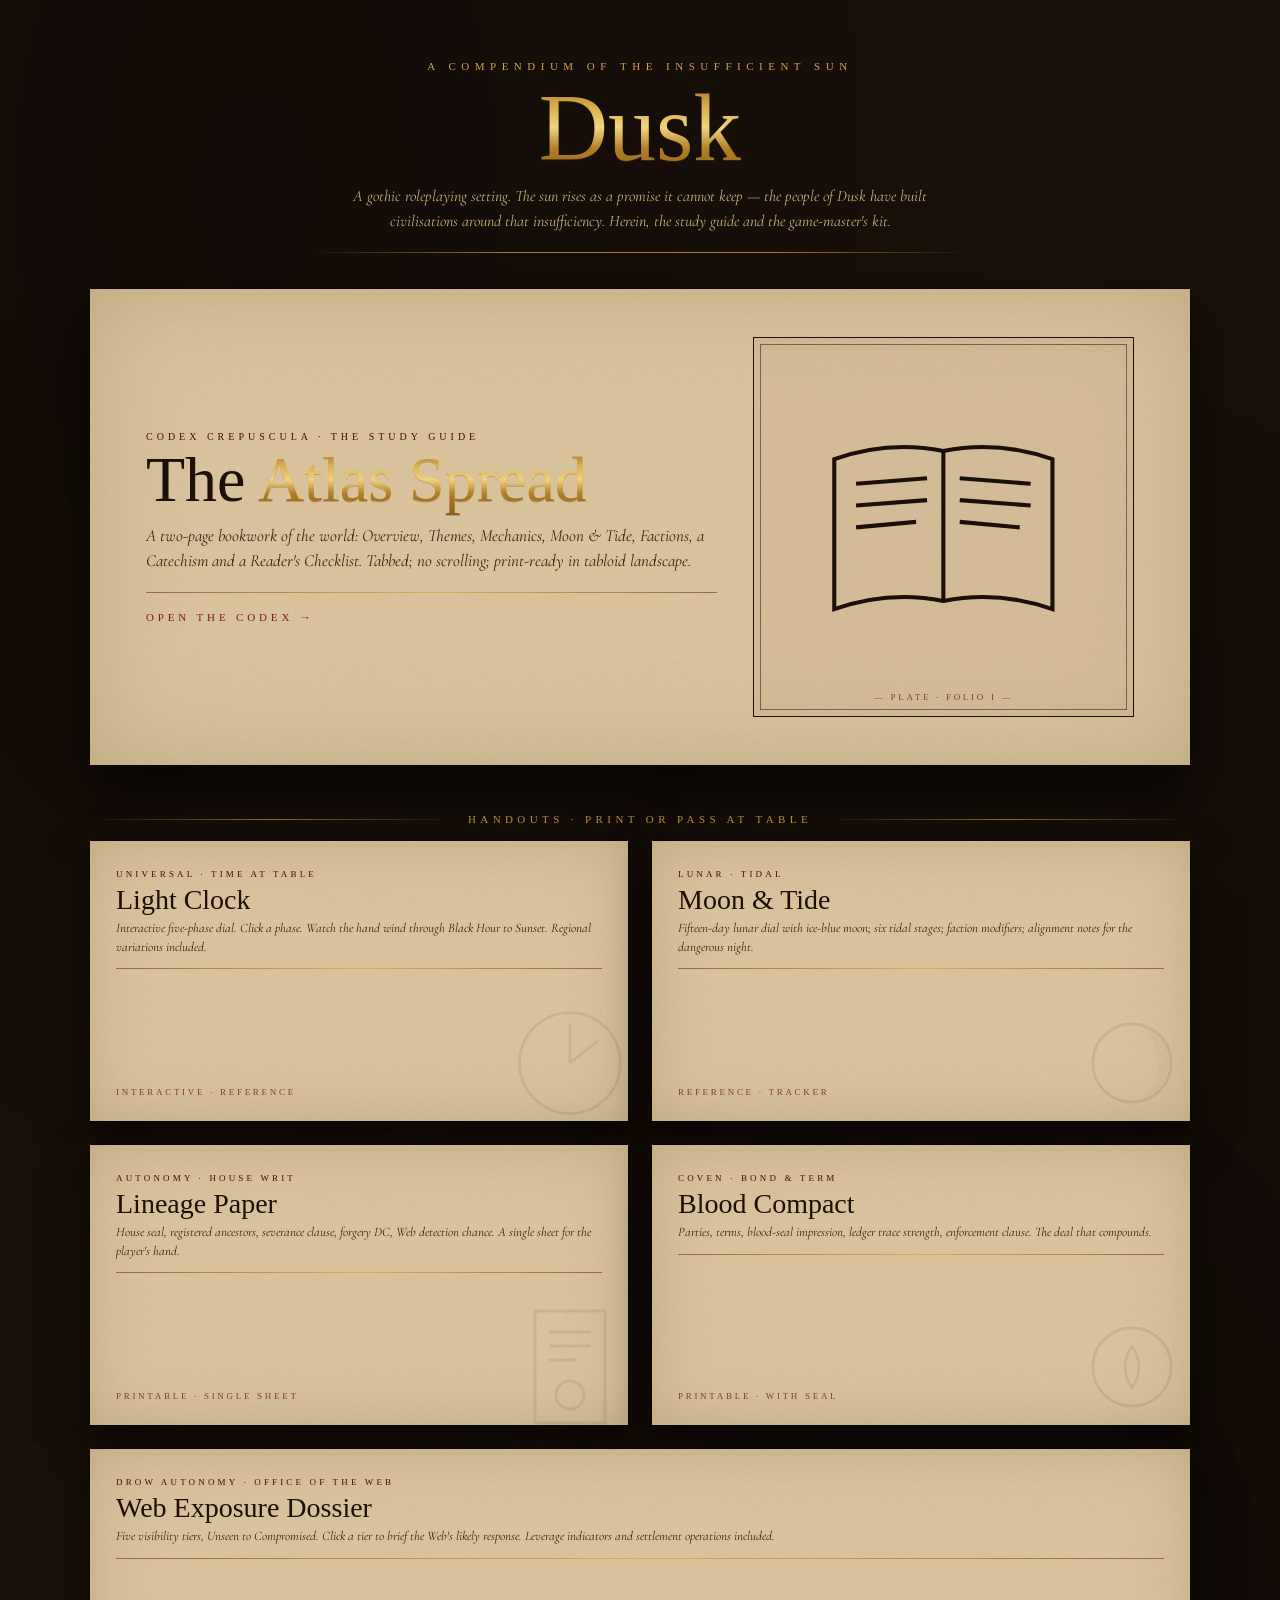
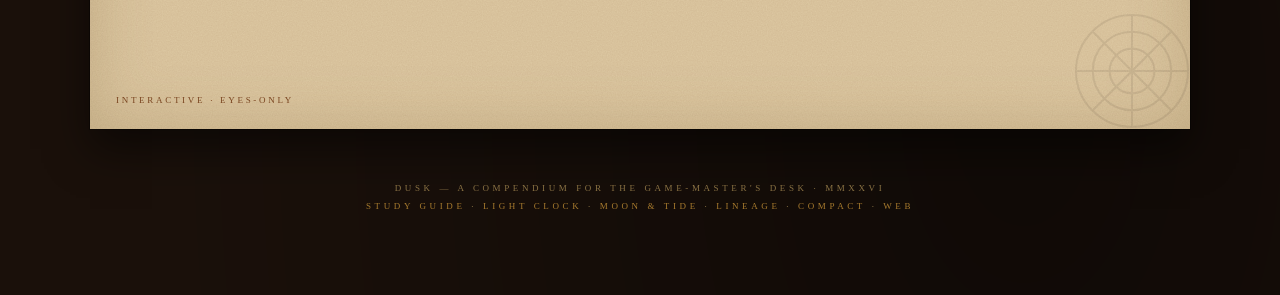
<file: index.html>
<!DOCTYPE html>
<html lang="en">
<head>
<meta charset="UTF-8">
<meta name="viewport" content="width=device-width, initial-scale=1">
<title>Dusk — A Compendium of the Insufficient Sun</title>
<meta name="description" content="Dusk — campaign sourcebook study guide and printable game-master handouts for the gothic roleplaying setting.">
<link rel="stylesheet" href="assets/dusk.css">
<style>
  .desk{padding:60px 30px 80px}
  .masthead{max-width:1100px;margin:0 auto 36px;text-align:center;color:var(--vellum)}
  .masthead .imprint{font-family:"IM Fell English SC",serif;font-size:11px;letter-spacing:.5em;color:var(--gilt-bright);text-transform:uppercase}
  .masthead h1{font-family:"IM Fell English",serif;font-size:96px;line-height:1;margin:8px 0;color:var(--vellum)}
  .masthead h1 .gilt{background:linear-gradient(180deg,#8a5d1c 0%,#d9ad48 30%,#f0d480 50%,#b07f24 70%,#8a5d1c 100%);background-clip:text;-webkit-background-clip:text;color:transparent}
  .masthead .deck{font-style:italic;font-size:16px;color:var(--vellum-2);max-width:600px;margin:8px auto 0;line-height:1.55}
  .masthead .rule{height:1px;background:linear-gradient(90deg,transparent,var(--gilt) 30%,var(--gilt) 70%,transparent);margin:18px auto;width:60%}

  /* Hero card — Study Guide */
  .hero{
    max-width:1100px;margin:0 auto 40px;position:relative;
    background:var(--vellum);color:var(--ink);
    padding:48px 56px;
    box-shadow:0 30px 60px rgba(0,0,0,.6),0 0 0 1px rgba(0,0,0,.4),inset 0 0 100px rgba(140,116,69,.3);
    display:grid;grid-template-columns:1.5fr 1fr;gap:36px;align-items:center;
    text-decoration:none;
  }
  .hero .paper-texture{z-index:0}
  .hero > *:not(.paper-texture){position:relative;z-index:1}
  .hero .imprint{font-family:"IM Fell English SC",serif;font-size:10px;letter-spacing:.4em;color:var(--blood-deep);text-transform:uppercase}
  .hero h2{font-family:"IM Fell English",serif;font-size:64px;line-height:.95;margin:8px 0 0;color:var(--ink)}
  .hero h2 .gilt{background:linear-gradient(180deg,#8a5d1c 0%,#d9ad48 30%,#f0d480 50%,#b07f24 70%,#8a5d1c 100%);background-clip:text;-webkit-background-clip:text;color:transparent}
  .hero .deck{font-style:italic;font-size:17px;color:var(--ink-2);margin-top:12px;line-height:1.5}
  .hero .rule{height:1px;background:linear-gradient(90deg,var(--gilt-deep),var(--gilt-bright),var(--gilt-deep));margin:18px 0;opacity:.7}
  .hero .cta{font-family:"IM Fell English SC",serif;font-size:11px;letter-spacing:.35em;color:var(--blood);text-transform:uppercase}
  .hero .cta::after{content:" →"}
  .hero-art{aspect-ratio:1/1;border:1.5px solid var(--ink);position:relative;background:rgba(58,32,16,.04)}
  .hero-art::before{content:"";position:absolute;inset:6px;border:.5px solid var(--ink);opacity:.5}
  .hero-art svg{position:absolute;inset:14%;width:72%;height:72%;color:var(--ink)}
  .hero-art .cap{position:absolute;left:0;right:0;bottom:14px;text-align:center;font-family:"IM Fell English SC",serif;font-size:9px;letter-spacing:.3em;color:var(--rust);text-transform:uppercase}

  .grid{max-width:1100px;margin:0 auto;display:grid;grid-template-columns:repeat(3,1fr);gap:24px}
  .card{
    position:relative;background:var(--vellum);color:var(--ink);
    padding:28px 26px 24px;text-decoration:none;
    box-shadow:0 20px 40px rgba(0,0,0,.5),0 0 0 1px rgba(0,0,0,.4),inset 0 0 60px rgba(140,116,69,.3);
    transition:transform .25s ease, box-shadow .25s ease;
    min-height:280px;display:flex;flex-direction:column;overflow:hidden;
  }
  .card:hover{transform:translateY(-3px);box-shadow:0 28px 50px rgba(0,0,0,.6),0 0 0 1px var(--gilt),inset 0 0 60px rgba(140,116,69,.3)}
  .card .paper-texture{z-index:0}
  .card > *:not(.paper-texture){position:relative;z-index:1}
  .card .imprint{font-family:"IM Fell English SC",serif;font-size:9px;letter-spacing:.35em;color:var(--blood-deep);text-transform:uppercase}
  .card h3{font-family:"IM Fell English",serif;font-size:28px;line-height:1.05;margin:6px 0 4px;color:var(--ink)}
  .card .deck{font-style:italic;font-size:13px;color:var(--ink-2);line-height:1.45}
  .card .rule{height:1px;background:linear-gradient(90deg,var(--gilt-deep),var(--gilt-bright),var(--gilt-deep));margin:12px 0;opacity:.7}
  .card .meta{font-family:"IM Fell English SC",serif;font-size:9px;letter-spacing:.3em;color:var(--rust);text-transform:uppercase;margin-top:auto}
  .card .glyph{position:absolute;right:-12px;bottom:-12px;width:140px;height:140px;opacity:.08;color:var(--ink)}

  .section-title{
    max-width:1100px;margin:48px auto 16px;
    font-family:"IM Fell English SC",serif;font-size:11px;letter-spacing:.4em;color:var(--gilt-bright);text-transform:uppercase;
    display:flex;align-items:center;gap:14px;
  }
  .section-title::before,.section-title::after{content:"";flex:1;height:1px;background:linear-gradient(90deg,transparent,var(--gilt) 50%,transparent)}

  .grid.two{grid-template-columns:repeat(2,1fr)}

  .footing{max-width:1100px;margin:50px auto 0;text-align:center;font-family:"IM Fell English SC",serif;font-size:9px;letter-spacing:.4em;color:var(--shadow);text-transform:uppercase;line-height:2}
  .footing a{color:var(--gilt);text-decoration:none}
  .footing a:hover{color:var(--gilt-bright)}

  @media (max-width:880px){
    .hero{grid-template-columns:1fr;padding:36px 28px}
    .hero h2{font-size:48px}
    .grid,.grid.two{grid-template-columns:1fr}
    .masthead h1{font-size:64px}
  }
</style>
</head>
<body>
<div class="desk">
  <div class="masthead">
    <div class="imprint">A Compendium of the Insufficient Sun</div>
    <h1><span class="gilt">Dusk</span></h1>
    <div class="deck">A gothic roleplaying setting. The sun rises as a promise it cannot keep — the people of Dusk have built civilisations around that insufficiency. Herein, the study guide and the game-master's kit.</div>
    <div class="rule"></div>
  </div>

  <a class="hero" href="study-guide.html">
    <div class="paper-texture"></div>
    <div>
      <div class="imprint">Codex Crepuscula · The Study Guide</div>
      <h2>The <span class="gilt">Atlas Spread</span></h2>
      <div class="deck">A two-page bookwork of the world: Overview, Themes, Mechanics, Moon &amp; Tide, Factions, a Catechism and a Reader's Checklist. Tabbed; no scrolling; print-ready in tabloid landscape.</div>
      <div class="rule"></div>
      <div class="cta">Open the Codex</div>
    </div>
    <div class="hero-art">
      <svg viewBox="0 0 100 100"><g stroke="currentColor" stroke-width="1.5" fill="none">
        <path d="M10 25 Q30 18 50 22 Q70 18 90 25 L90 80 Q70 73 50 77 Q30 73 10 80 Z"/>
        <line x1="50" y1="22" x2="50" y2="77"/>
        <line x1="18" y1="34" x2="44" y2="32"/><line x1="18" y1="42" x2="44" y2="40"/><line x1="18" y1="50" x2="40" y2="48"/>
        <line x1="56" y1="32" x2="82" y2="34"/><line x1="56" y1="40" x2="82" y2="42"/><line x1="56" y1="48" x2="78" y2="50"/>
      </g></svg>
      <div class="cap">— Plate · Folio I —</div>
    </div>
  </a>

  <div class="section-title">Handouts · Print or Pass at Table</div>
  <div class="grid two">
    <a class="card" href="handouts/light-clock.html">
      <div class="paper-texture"></div>
      <div class="imprint">Universal · Time at Table</div>
      <h3>Light Clock</h3>
      <div class="deck">Interactive five-phase dial. Click a phase. Watch the hand wind through Black Hour to Sunset. Regional variations included.</div>
      <div class="rule"></div>
      <div class="meta">Interactive · Reference</div>
      <svg class="glyph" viewBox="0 0 100 100"><circle cx="50" cy="50" r="36" stroke="currentColor" stroke-width="2" fill="none"/><line x1="50" y1="50" x2="70" y2="34" stroke="currentColor" stroke-width="2"/><line x1="50" y1="50" x2="50" y2="22" stroke="currentColor" stroke-width="2"/></svg>
    </a>
    <a class="card" href="handouts/moon-tide.html">
      <div class="paper-texture"></div>
      <div class="imprint">Lunar · Tidal</div>
      <h3>Moon &amp; Tide</h3>
      <div class="deck">Fifteen-day lunar dial with ice-blue moon; six tidal stages; faction modifiers; alignment notes for the dangerous night.</div>
      <div class="rule"></div>
      <div class="meta">Reference · Tracker</div>
      <svg class="glyph" viewBox="0 0 100 100"><circle cx="50" cy="50" r="28" stroke="currentColor" stroke-width="2" fill="none"/><path d="M50 22 A 28 28 0 0 1 50 78 A 18 28 0 0 0 50 22" fill="currentColor" opacity=".25"/></svg>
    </a>
    <a class="card" href="handouts/lineage-paper.html">
      <div class="paper-texture"></div>
      <div class="imprint">Autonomy · House Writ</div>
      <h3>Lineage Paper</h3>
      <div class="deck">House seal, registered ancestors, severance clause, forgery DC, Web detection chance. A single sheet for the player's hand.</div>
      <div class="rule"></div>
      <div class="meta">Printable · Single Sheet</div>
      <svg class="glyph" viewBox="0 0 100 100"><path d="M25 10 L75 10 L75 90 L25 90 Z M35 25 L65 25 M35 35 L65 35 M35 45 L55 45" stroke="currentColor" stroke-width="2" fill="none"/><circle cx="50" cy="70" r="10" stroke="currentColor" stroke-width="2" fill="none"/></svg>
    </a>
    <a class="card" href="handouts/blood-compact.html">
      <div class="paper-texture"></div>
      <div class="imprint">Coven · Bond &amp; Term</div>
      <h3>Blood Compact</h3>
      <div class="deck">Parties, terms, blood-seal impression, ledger trace strength, enforcement clause. The deal that compounds.</div>
      <div class="rule"></div>
      <div class="meta">Printable · With Seal</div>
      <svg class="glyph" viewBox="0 0 100 100"><circle cx="50" cy="50" r="28" stroke="currentColor" stroke-width="2" fill="none"/><path d="M50 35 Q40 50 50 65 Q60 50 50 35" stroke="currentColor" stroke-width="2" fill="none"/></svg>
    </a>
    <a class="card" href="handouts/web-exposure.html" style="grid-column:1 / -1">
      <div class="paper-texture"></div>
      <div class="imprint">Drow Autonomy · Office of the Web</div>
      <h3>Web Exposure Dossier</h3>
      <div class="deck">Five visibility tiers, Unseen to Compromised. Click a tier to brief the Web's likely response. Leverage indicators and settlement operations included.</div>
      <div class="rule"></div>
      <div class="meta">Interactive · Eyes-Only</div>
      <svg class="glyph" viewBox="0 0 100 100"><g stroke="currentColor" stroke-width="1.5" fill="none"><circle cx="50" cy="50" r="40"/><circle cx="50" cy="50" r="28"/><circle cx="50" cy="50" r="16"/><line x1="50" y1="10" x2="50" y2="90"/><line x1="10" y1="50" x2="90" y2="50"/><line x1="22" y1="22" x2="78" y2="78"/><line x1="78" y1="22" x2="22" y2="78"/></g></svg>
    </a>
  </div>

  <div class="footing">
    Dusk — A Compendium for the Game-Master's Desk · MMXXVI<br>
    <a href="study-guide.html">Study Guide</a> · <a href="handouts/light-clock.html">Light Clock</a> · <a href="handouts/moon-tide.html">Moon &amp; Tide</a> · <a href="handouts/lineage-paper.html">Lineage</a> · <a href="handouts/blood-compact.html">Compact</a> · <a href="handouts/web-exposure.html">Web</a>
  </div>
</div>
</body>
</html>
</file>
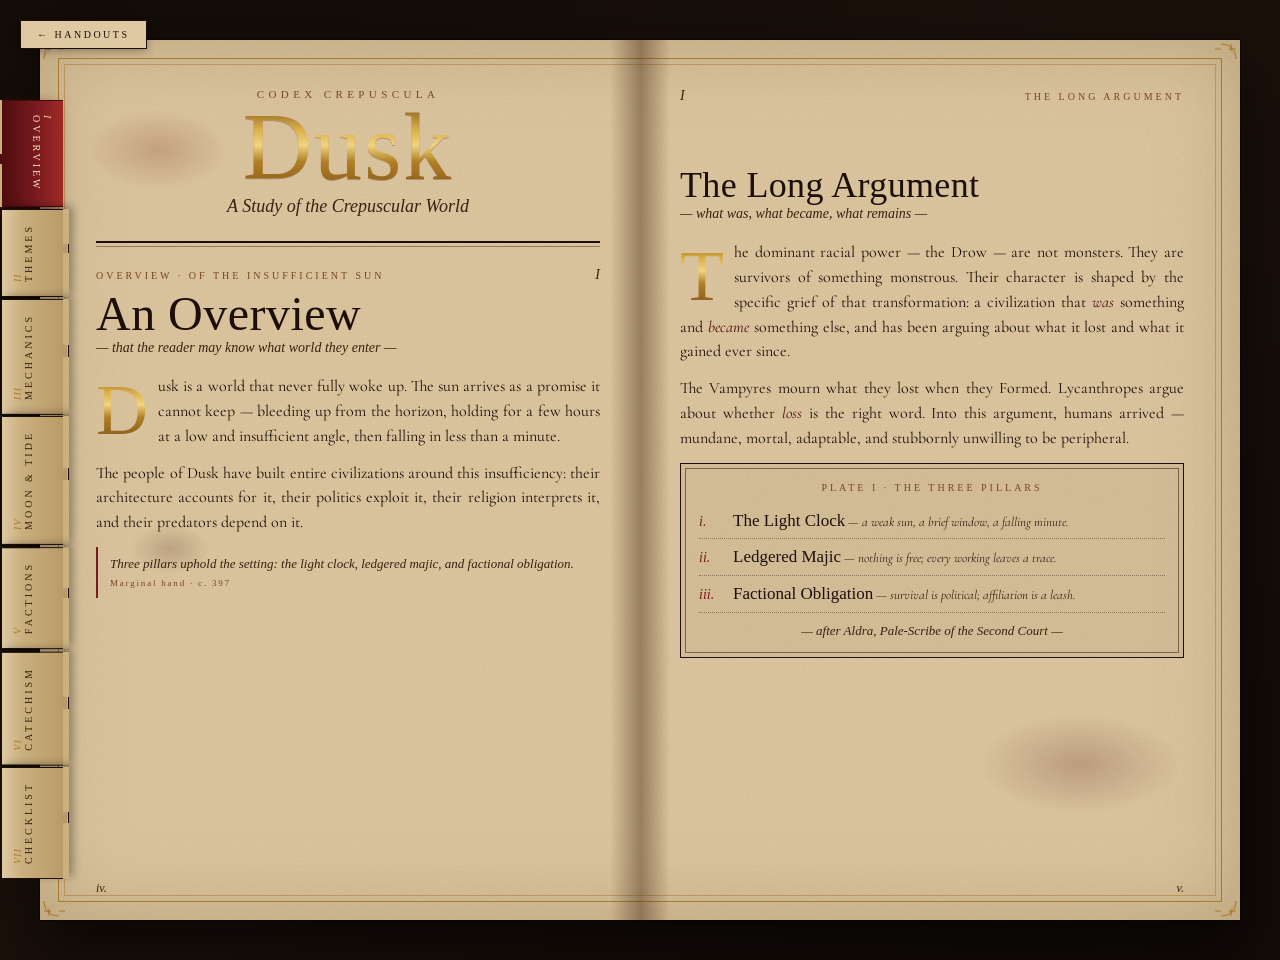
<file: study-guide.html>
<!DOCTYPE html>
<html lang="en">
<head>
<meta charset="UTF-8">
<title>Dusk — Atlas Spread</title>
<link rel="preconnect" href="https://fonts.googleapis.com">
<link rel="preconnect" href="https://fonts.gstatic.com" crossorigin>
<link href="https://fonts.googleapis.com/css2?family=IM+Fell+English:ital@0;1&family=IM+Fell+English+SC&family=Cormorant+Garamond:ital,wght@0,400;0,500;0,600;1,400;1,500&display=swap" rel="stylesheet">
<style>
  :root{
    --vellum:#dec9a3;
    --vellum-2:#c9b07e;
    --shadow:#8c7445;
    --ink:#1c0f08;
    --ink-2:#3a2010;
    --blood:#7a1a1f;
    --blood-deep:#4a0a0c;
    --blood-bright:#a02a26;
    --rust:#7a4520;
    --gilt:#a87b2e;
    --gilt-bright:#d4a44a;
    --gilt-deep:#6f4a14;
  }
  .gilt-foil{
    background:linear-gradient(180deg,#8a5d1c 0%,#d9ad48 28%,#f0d480 48%,#b07f24 68%,#8a5d1c 100%);
    background-clip:text;-webkit-background-clip:text;color:transparent;
    filter:drop-shadow(0 1px 0 rgba(122,69,32,.35));
  }
  .gilt-rule{
    height:2px;background:linear-gradient(90deg,transparent 0%,var(--gilt-deep) 10%,var(--gilt-bright) 50%,var(--gilt-deep) 90%,transparent 100%);
    margin:14px 0;
  }
  *{box-sizing:border-box}
  html,body{margin:0;padding:0;background:#221610;font-family:"Cormorant Garamond","EB Garamond",Georgia,serif}
  body{min-height:100vh;color:var(--ink);overflow-x:hidden}

  /* outer plate */
  .desk{
    min-height:100vh;padding:40px;
    background:
      radial-gradient(ellipse at 20% 10%, rgba(0,0,0,.3), transparent 60%),
      radial-gradient(ellipse at 80% 90%, rgba(0,0,0,.4), transparent 60%),
      #1a100a;
  }

  /* SPREAD — two pages */
  .spread{
    max-width:1400px;margin:0 auto;
    display:grid;grid-template-columns:1fr 1fr;
    background:var(--vellum);
    box-shadow:
      0 30px 60px rgba(0,0,0,.6),
      0 0 0 1px rgba(0,0,0,.4),
      inset 0 0 80px rgba(140,116,69,.4);
    position:relative;
    min-height:880px;
  }
  /* inner gilt frame on the whole spread */
  .spread-frame{
    position:absolute;inset:18px;border:1.5px solid var(--gilt);pointer-events:none;z-index:4;
  }
  .spread-frame::before{content:"";position:absolute;inset:5px;border:.5px solid var(--gilt);opacity:.55}
  .spread-frame .corner{position:absolute;width:36px;height:36px;color:var(--gilt)}
  .spread-frame .corner.tl{top:-18px;left:-18px}
  .spread-frame .corner.tr{top:-18px;right:-18px;transform:scaleX(-1)}
  .spread-frame .corner.bl{bottom:-18px;left:-18px;transform:scaleY(-1)}
  .spread-frame .corner.br{bottom:-18px;right:-18px;transform:scale(-1,-1)}
  /* gutter shadow */
  .spread::before{
    content:"";position:absolute;left:50%;top:0;bottom:0;width:60px;transform:translateX(-50%);
    background:linear-gradient(90deg, transparent, rgba(60,30,10,.4) 50%, transparent);
    pointer-events:none;z-index:5;
  }
  /* paper texture */
  .spread::after{
    content:"";position:absolute;inset:0;pointer-events:none;
    background-image:url("data:image/svg+xml;utf8,<svg xmlns='http://www.w3.org/2000/svg' width='420' height='420'><filter id='n'><feTurbulence type='fractalNoise' baseFrequency='0.8' numOctaves='3' seed='11'/><feColorMatrix values='0 0 0 0 0.25  0 0 0 0 0.13  0 0 0 0 0.05  0 0 0 0.16 0'/></filter><rect width='100%25' height='100%25' filter='url(%23n)'/></svg>");
    mix-blend-mode:multiply;opacity:.7;
  }
  .page{
    padding:48px 56px;position:relative;z-index:1;
  }
  .page.left{padding-right:40px}
  .page.right{padding-left:40px;background:linear-gradient(90deg, rgba(140,80,40,.05), transparent 5%)}

  /* foxing */
  .stain{
    position:absolute;border-radius:50%;mix-blend-mode:multiply;pointer-events:none;
  }
  .stain.s1{top:8%;left:8%;width:140px;height:80px;background:radial-gradient(ellipse,rgba(122,40,20,.22),transparent 70%)}
  .stain.s2{bottom:12%;right:10%;width:200px;height:100px;background:radial-gradient(ellipse,rgba(74,10,12,.2),transparent 70%)}
  .stain.s3{top:55%;left:15%;width:80px;height:50px;background:radial-gradient(ellipse,rgba(60,20,10,.18),transparent 70%)}

  /* MASTHEAD on left page */
  .nameplate{
    text-align:center;padding-bottom:24px;border-bottom:2px solid var(--ink);
    margin-bottom:24px;position:relative;
  }
  .nameplate::after{content:"";position:absolute;left:0;right:0;bottom:-6px;height:1px;background:var(--ink);opacity:.4}
  .nameplate .top{
    font-family:"IM Fell English SC",serif;font-size:11px;letter-spacing:.4em;
    color:var(--rust);text-transform:uppercase;
  }
  .nameplate h1{
    font-family:"IM Fell English",serif;font-weight:400;
    font-size:96px;line-height:.85;margin:6px 0 0;letter-spacing:.02em;
    background:linear-gradient(180deg,#8a5d1c 0%,#d9ad48 28%,#f0d480 48%,#b07f24 68%,#8a5d1c 100%);
    background-clip:text;-webkit-background-clip:text;color:transparent;
    filter:drop-shadow(0 1px 0 rgba(122,69,32,.4));
  }
  .nameplate .deck{
    font-family:"IM Fell English",serif;font-style:italic;font-size:18px;color:var(--ink-2);margin-top:8px;
  }

  /* TAB STRIPS along outer edge — ribbon bookmarks */
  .tabs{
    position:absolute;left:-38px;top:60px;display:flex;flex-direction:column;gap:2px;z-index:6;
  }
  .tab{
    background:linear-gradient(90deg, #b89865 0%, #c9b07e 70%, #dec9a3 100%);
    border:1px solid var(--ink);border-right:none;
    padding:14px 10px 14px 12px;writing-mode:vertical-rl;transform:rotate(180deg);
    font-family:"IM Fell English SC",serif;font-size:10px;letter-spacing:.3em;
    color:var(--ink-2);text-transform:uppercase;cursor:pointer;
    transition:transform .25s ease, padding .25s ease, background .25s ease;
    box-shadow:-4px 3px 8px rgba(0,0,0,.3), inset 1px 0 0 rgba(255,235,200,.25);
    position:relative;
  }
  .tab::before{
    /* notched tail */
    content:"";position:absolute;left:-1px;top:-1px;bottom:-1px;width:6px;
    background:linear-gradient(180deg, var(--vellum-2) 0%, var(--vellum-2) 50%, transparent 50%, transparent 60%, var(--vellum-2) 60%, var(--vellum-2) 100%);
  }
  .tab:hover{transform:translateX(-3px)}
  .tab.active{
    background:linear-gradient(90deg, var(--blood-deep) 0%, var(--blood) 60%, var(--blood-bright) 100%);
    color:#f4e4c4;padding-left:18px;
    border-color:var(--blood-deep);transform:translateX(-6px);
    box-shadow:-6px 4px 12px rgba(74,10,12,.6), inset 1px 0 0 rgba(255,200,180,.25);
  }
  .tab .ord{font-family:"IM Fell English",serif;font-style:italic;display:block;font-size:10px;color:var(--gilt);margin-bottom:4px;letter-spacing:.1em}
  .tab.active .ord{color:#f0d480}

  /* PANELS */
  .panel{display:none}
  .panel.active{display:contents;animation:fade .5s ease-out}
  @keyframes fade{from{opacity:0} to{opacity:1}}

  /* RUNNING HEAD */
  .running-head{
    display:flex;justify-content:space-between;align-items:baseline;
    font-family:"IM Fell English SC",serif;font-size:10px;letter-spacing:.3em;
    color:var(--rust);text-transform:uppercase;margin-bottom:8px;
  }
  .running-head .num{font-family:"IM Fell English",serif;font-style:italic;font-size:14px;color:var(--ink-2);letter-spacing:0}

  /* SECTION HEAD */
  .sh{
    margin-bottom:18px;
  }
  .sh h2{
    font-family:"IM Fell English",serif;font-weight:400;
    font-size:48px;line-height:.95;margin:0 0 4px;color:var(--ink);letter-spacing:.01em;
  }
  .sh .sub{font-family:"IM Fell English",serif;font-style:italic;font-size:14px;color:var(--ink-2)}

  /* PROSE */
  .prose p{
    margin:0 0 12px;font-size:16px;line-height:1.55;text-align:justify;hyphens:auto;color:var(--ink);
  }
  .prose p:first-of-type::first-letter{
    font-family:"IM Fell English",serif;float:left;font-size:72px;line-height:.78;
    padding:8px 10px 0 0;
    background:linear-gradient(180deg,#8a5d1c 0%,#d9ad48 28%,#f0d480 48%,#b07f24 68%,#8a5d1c 100%);
    background-clip:text;-webkit-background-clip:text;color:transparent;
    filter:drop-shadow(0 1px 0 rgba(122,69,32,.4));
  }
  .prose em{color:var(--blood-deep);font-style:italic}

  /* MARGIN NOTE */
  .margin{
    font-family:"IM Fell English",serif;font-style:italic;
    font-size:13px;line-height:1.4;color:var(--ink-2);
    padding:8px 0 8px 12px;border-left:2px solid var(--blood);margin:10px 0;
  }
  .margin .who{display:block;font-family:"IM Fell English SC",serif;font-style:normal;font-size:9px;letter-spacing:.2em;color:var(--rust);margin-top:4px}

  /* PLATE FRAME (right page art / device) */
  .plate{
    border:1.5px solid var(--ink);padding:18px;margin-bottom:14px;
    background:rgba(58,32,16,.04);position:relative;
  }
  .plate::before{
    content:"";position:absolute;inset:4px;border:.5px solid var(--ink);opacity:.5;pointer-events:none;
  }
  .plate-label{
    font-family:"IM Fell English SC",serif;font-size:10px;letter-spacing:.3em;
    color:var(--rust);text-transform:uppercase;text-align:center;margin-bottom:10px;
  }
  .plate-cap{
    font-family:"IM Fell English",serif;font-style:italic;font-size:13px;color:var(--ink-2);
    text-align:center;margin-top:10px;
  }

  /* MOON TRACKER inside plate */
  .moon-row{display:grid;grid-template-columns:repeat(15,1fr);gap:5px;margin:8px 0 4px}
  .moon{
    aspect-ratio:1/1;border-radius:50%;cursor:pointer;
    background:radial-gradient(circle at 35% 35%, #f0dba8 0%, #b89060 60%, #5a3815 100%);
    box-shadow:inset -6px -2px 0 rgba(20,10,5,.55), 0 0 0 1px var(--ink);
    transition:transform .2s;
  }
  .moon:hover{transform:scale(1.15);z-index:2}
  .moon[data-phase="new"]{background:#0e0805;box-shadow:0 0 0 1px var(--ink)}
  .moon[data-phase="waxing"]{background:linear-gradient(90deg, #0e0805 50%, #c9a878 50%);box-shadow:0 0 0 1px var(--ink)}
  .moon[data-phase="full"]{
    background:radial-gradient(circle at 35% 35%, #f4e4b8 0%, #c9a878 60%, #8a6230 100%);
    box-shadow:0 0 12px rgba(218,180,120,.7), 0 0 0 1px var(--gilt);
  }
  .moon[data-phase="waning"]{background:linear-gradient(90deg, #c9a878 50%, #0e0805 50%);box-shadow:0 0 0 1px var(--ink)}
  .moon.active{box-shadow:0 0 0 2px var(--blood),0 0 10px rgba(122,26,31,.6)}
  .day-axis{display:grid;grid-template-columns:repeat(15,1fr);gap:5px;margin-top:2px}
  .day-axis span{font-family:"IM Fell English",serif;font-style:italic;font-size:9px;color:var(--ink-2);text-align:center}

  .tide-bar{
    display:grid;grid-template-columns:repeat(6,1fr);height:32px;border:1px solid var(--ink);margin-top:14px;
  }
  .tide-stage{
    display:flex;align-items:center;justify-content:center;
    font-family:"IM Fell English SC",serif;font-size:11px;letter-spacing:.2em;color:var(--ink);
    border-right:1px solid var(--ink);cursor:pointer;position:relative;
  }
  .tide-stage:last-child{border-right:none}
  .tide-stage[data-level="6"]{background:rgba(58,20,10,.5);color:var(--vellum)}
  .tide-stage[data-level="5"]{background:rgba(58,20,10,.38);color:var(--vellum)}
  .tide-stage[data-level="3"]{background:rgba(58,20,10,.2)}
  .tide-stage[data-level="1"]{background:rgba(58,20,10,.05)}
  .tide-stage.active::after{content:"";position:absolute;inset:1px;border:1.5px solid var(--blood)}

  .readout{
    font-family:"IM Fell English",serif;font-style:italic;font-size:13px;line-height:1.5;
    color:var(--ink-2);margin-top:10px;padding:8px 12px;background:rgba(122,26,31,.06);
    border-left:2px solid var(--blood);
  }
  .readout b{font-family:"IM Fell English SC",serif;font-style:normal;font-size:10px;letter-spacing:.18em;color:var(--blood-deep)}

  /* SUBSECTION */
  .sub-h{
    font-family:"IM Fell English",serif;font-weight:400;font-style:italic;
    font-size:22px;margin:18px 0 6px;color:var(--ink);
  }

  /* INDEX list (themes / disciplines) */
  .idx{margin:0;padding:0;list-style:none}
  .idx li{
    display:grid;grid-template-columns:24px 1fr;gap:10px;align-items:baseline;
    padding:6px 0;border-bottom:1px dotted rgba(28,15,8,.4);font-size:14.5px;line-height:1.4;
  }
  .idx .n{font-family:"IM Fell English",serif;font-style:italic;color:var(--blood-dim);color:var(--blood);font-size:14px}
  .idx .t{font-family:"IM Fell English",serif;font-size:17px;color:var(--ink)}
  .idx .d{font-style:italic;color:var(--ink-2);font-size:13px}

  /* CYCLE TABLE (mechanics) */
  .cycle{
    width:100%;border-collapse:collapse;margin:8px 0;
  }
  .cycle th, .cycle td{
    text-align:left;padding:6px 8px;font-size:13.5px;line-height:1.4;vertical-align:top;
    border-bottom:1px solid rgba(28,15,8,.35);
  }
  .cycle th{
    font-family:"IM Fell English SC",serif;font-weight:400;font-size:10px;letter-spacing:.18em;
    color:var(--rust);text-transform:uppercase;border-bottom:1.5px solid var(--ink);
  }
  .cycle td.label{font-family:"IM Fell English",serif;font-style:italic;color:var(--blood-deep);width:38%}

  /* FACTION SEALS grid */
  .seals{display:grid;grid-template-columns:repeat(2,1fr);gap:0}
  .seal-card{
    padding:14px 16px;border-right:1px solid var(--ink);border-bottom:1px solid var(--ink);
    display:flex;gap:14px;align-items:flex-start;
  }
  .seal-card:nth-child(2n){border-right:none}
  .seal-card:nth-last-child(-n+2){border-bottom:none}
  .seal-card .icon{
    width:44px;height:44px;flex:0 0 auto;color:var(--blood);
    border:1px solid var(--ink);border-radius:50%;display:flex;align-items:center;justify-content:center;
    background:radial-gradient(circle, rgba(122,26,31,.08), transparent);
  }
  .seal-card h4{
    font-family:"IM Fell English",serif;font-weight:400;font-size:18px;margin:0 0 2px;color:var(--ink);
  }
  .seal-card .tag{font-family:"IM Fell English SC",serif;font-size:9px;letter-spacing:.22em;color:var(--rust);text-transform:uppercase;margin-bottom:4px}
  .seal-card p{margin:0;font-size:12.5px;line-height:1.45;color:var(--ink-2);font-style:italic}

  /* CATECHISM */
  .qa{margin:0;padding:0;list-style:none;counter-reset:q}
  .qa li{
    counter-increment:q;padding:10px 0;border-bottom:1px dotted rgba(28,15,8,.4);
  }
  .qa .q{
    font-family:"IM Fell English",serif;font-style:italic;font-size:15px;color:var(--ink);
    display:flex;gap:10px;
  }
  .qa .q::before{
    content:counter(q, upper-roman) ".";
    color:var(--blood);font-style:normal;min-width:30px;
  }
  .qa .a{margin:4px 0 0 40px;font-size:13px;line-height:1.5;color:var(--ink-2)}

  /* CHECKLIST */
  .check{list-style:none;padding:0;margin:0}
  .check li{
    display:flex;gap:10px;align-items:flex-start;padding:6px 0;
    font-size:14px;cursor:pointer;border-bottom:1px dotted rgba(28,15,8,.3);
  }
  .check .box{
    width:14px;height:14px;border:1px solid var(--ink);margin-top:3px;flex:0 0 auto;position:relative;
  }
  .check li.done .box::after{
    content:"✕";position:absolute;inset:-4px 0 0 0;display:flex;align-items:center;justify-content:center;
    color:var(--blood);font-family:"IM Fell English",serif;font-size:16px;
  }
  .check li.done{color:var(--shadow);text-decoration:line-through;text-decoration-color:var(--blood)}

  /* FOLIO numbers */
  .folio-num{
    position:absolute;bottom:24px;font-family:"IM Fell English",serif;font-style:italic;font-size:12px;
    color:var(--ink-2);
  }
  .folio-num.left{left:56px}
  .folio-num.right{right:56px}

  /* small ornamental drip */
  .drip{
    height:24px;margin:12px 0;position:relative;
  }
  .drip::before{
    content:"";position:absolute;left:0;right:0;top:50%;height:1px;
    background:linear-gradient(90deg, transparent, var(--gilt-deep) 20%, var(--gilt-bright) 50%, var(--gilt-deep) 80%, transparent);
  }
  .drip::after{
    content:"❦";position:absolute;left:50%;top:50%;transform:translate(-50%,-50%);
    background:var(--vellum);padding:0 12px;color:var(--blood);font-size:16px;
  }

  /* WAX SEAL */
  .wax-seal{
    width:110px;height:110px;border-radius:50%;
    background:radial-gradient(circle at 35% 30%, #c83a2e 0%, #8a1a1a 40%, #4a0608 80%, #2a0203 100%);
    box-shadow:
      inset -8px -10px 18px rgba(0,0,0,.5),
      inset 6px 8px 12px rgba(220,80,60,.3),
      0 4px 12px rgba(0,0,0,.4),
      0 0 0 1px rgba(40,5,8,.6);
    position:relative;display:flex;align-items:center;justify-content:center;
  }
  .wax-seal::before{
    content:"";position:absolute;inset:0;border-radius:50%;
    background:
      radial-gradient(circle at 65% 70%, rgba(0,0,0,.35) 0%, transparent 50%),
      radial-gradient(circle at 30% 25%, rgba(255,180,160,.18) 0%, transparent 35%);
    pointer-events:none;
  }
  .wax-seal::after{
    content:"";position:absolute;inset:-2px;border-radius:50%;z-index:-1;
    background:
      radial-gradient(circle at 80% 90%, #8a1a1a 0%, transparent 5%),
      radial-gradient(circle at 20% 88%, #6a1410 0%, transparent 4%),
      radial-gradient(circle at 50% 95%, #6a1410 0%, transparent 3%);
    pointer-events:none;
  }
  .wax-seal svg{
    width:62%;height:62%;color:#3a0608;
    filter:drop-shadow(0 1px 0 rgba(40,5,8,.7)) drop-shadow(0 -1px 0 rgba(220,90,70,.3));
  }
  .colophon{
    display:flex;flex-direction:column;align-items:center;gap:10px;
    margin-top:28px;text-align:center;
  }
  .colophon .legend{
    font-family:"IM Fell English SC",serif;font-size:9px;letter-spacing:.35em;
    color:var(--rust);text-transform:uppercase;
  }
  .colophon .legend em{font-family:"IM Fell English",serif;font-style:italic;letter-spacing:.05em;color:var(--ink-2);text-transform:none;font-size:13px;display:block;margin-top:4px}

  /* PRINT */
  @media print{
    @page{size:tabloid landscape;margin:0.4in}
    html,body{background:#fff !important}
    .desk{background:#fff !important;padding:0;min-height:auto}
    .tabs{display:none !important}
    .spread{box-shadow:none !important;max-width:100%;min-height:auto}
    .panel{display:contents !important;page-break-after:always}
    .panel:last-child{page-break-after:auto}
    *{-webkit-print-color-adjust:exact;print-color-adjust:exact}
  }
</style>
</head>
<body>

<div class="desk">
  <a href="../index.html" style="position:fixed;top:20px;left:20px;z-index:100;background:var(--vellum);color:var(--ink);font-family:'IM Fell English SC',serif;font-size:10px;letter-spacing:.25em;text-transform:uppercase;padding:8px 16px;text-decoration:none;border:1px solid var(--ink);box-shadow:0 2px 8px rgba(0,0,0,.3)">← Handouts</a>

  <div class="spread">
    <div class="spread-frame">
      <svg class="corner tl" viewBox="0 0 36 36"><path d="M3 18 Q3 3 18 3 M8 3 L8 9 M3 8 L9 8 M18 8 L24 8" stroke="currentColor" stroke-width="1" fill="none"/><circle cx="8" cy="8" r="1.6" fill="currentColor"/><path d="M3 18 Q3 12 8 11" stroke="currentColor" stroke-width=".5" fill="none" opacity=".6"/></svg>
      <svg class="corner tr" viewBox="0 0 36 36"><path d="M3 18 Q3 3 18 3 M8 3 L8 9 M3 8 L9 8 M18 8 L24 8" stroke="currentColor" stroke-width="1" fill="none"/><circle cx="8" cy="8" r="1.6" fill="currentColor"/><path d="M3 18 Q3 12 8 11" stroke="currentColor" stroke-width=".5" fill="none" opacity=".6"/></svg>
      <svg class="corner bl" viewBox="0 0 36 36"><path d="M3 18 Q3 3 18 3 M8 3 L8 9 M3 8 L9 8 M18 8 L24 8" stroke="currentColor" stroke-width="1" fill="none"/><circle cx="8" cy="8" r="1.6" fill="currentColor"/><path d="M3 18 Q3 12 8 11" stroke="currentColor" stroke-width=".5" fill="none" opacity=".6"/></svg>
      <svg class="corner br" viewBox="0 0 36 36"><path d="M3 18 Q3 3 18 3 M8 3 L8 9 M3 8 L9 8 M18 8 L24 8" stroke="currentColor" stroke-width="1" fill="none"/><circle cx="8" cy="8" r="1.6" fill="currentColor"/><path d="M3 18 Q3 12 8 11" stroke="currentColor" stroke-width=".5" fill="none" opacity=".6"/></svg>
    </div>

    <!-- TAB STRIPS (left edge) -->
    <div class="tabs" id="tabs">
      <div class="tab active" data-panel="overview"><span class="ord">i</span>Overview</div>
      <div class="tab" data-panel="themes"><span class="ord">ii</span>Themes</div>
      <div class="tab" data-panel="mechanics"><span class="ord">iii</span>Mechanics</div>
      <div class="tab" data-panel="moon"><span class="ord">iv</span>Moon &amp; Tide</div>
      <div class="tab" data-panel="factions"><span class="ord">v</span>Factions</div>
      <div class="tab" data-panel="questions"><span class="ord">vi</span>Catechism</div>
      <div class="tab" data-panel="checklist"><span class="ord">vii</span>Checklist</div>
    </div>

    <!-- OVERVIEW PANEL -->
    <div class="panel active" data-panel="overview">
      <div class="page left">
        <span class="stain s1"></span><span class="stain s3"></span>
        <div class="nameplate">
          <div class="top">Codex Crepuscula</div>
          <h1>Dusk</h1>
          <div class="deck">A Study of the Crepuscular World</div>
        </div>
        <div class="running-head"><span>Overview · Of the Insufficient Sun</span><span class="num">i</span></div>
        <div class="sh"><h2>An Overview</h2><div class="sub">— that the reader may know what world they enter —</div></div>
        <div class="prose">
          <p>Dusk is a world that never fully woke up. The sun arrives as a promise it cannot keep — bleeding up from the horizon, holding for a few hours at a low and insufficient angle, then falling in less than a minute.</p>
          <p>The people of Dusk have built entire civilizations around this insufficiency: their architecture accounts for it, their politics exploit it, their religion interprets it, and their predators depend on it.</p>
        </div>
        <div class="margin">
          Three pillars uphold the setting: the <em>light clock</em>, <em>ledgered majic</em>, and <em>factional obligation</em>.
          <span class="who">Marginal hand · c. 397</span>
        </div>
        <span class="folio-num left">iv.</span>
      </div>

      <div class="page right">
        <span class="stain s2"></span>
        <div class="running-head"><span class="num">i</span><span>The Long Argument</span></div>
        <div class="sh" style="margin-top:64px"><h2 style="font-size:36px">The Long Argument</h2><div class="sub">— what was, what became, what remains —</div></div>
        <div class="prose">
          <p>The dominant racial power — the Drow — are not monsters. They are survivors of something monstrous. Their character is shaped by the specific grief of that transformation: a civilization that <em>was</em> something and <em>became</em> something else, and has been arguing about what it lost and what it gained ever since.</p>
          <p>The Vampyres mourn what they lost when they Formed. Lycanthropes argue about whether <em>loss</em> is the right word. Into this argument, humans arrived — mundane, mortal, adaptable, and stubbornly unwilling to be peripheral.</p>
        </div>

        <div class="plate">
          <div class="plate-label">Plate I · The Three Pillars</div>
          <ul class="idx">
            <li><span class="n">i.</span><span><span class="t">The Light Clock</span> <span class="d">— a weak sun, a brief window, a falling minute.</span></span></li>
            <li><span class="n">ii.</span><span><span class="t">Ledgered Majic</span> <span class="d">— nothing is free; every working leaves a trace.</span></span></li>
            <li><span class="n">iii.</span><span><span class="t">Factional Obligation</span> <span class="d">— survival is political; affiliation is a leash.</span></span></li>
          </ul>
          <div class="plate-cap">— after Aldra, Pale-Scribe of the Second Court —</div>
        </div>
        <span class="folio-num right">v.</span>
      </div>
    </div>

    <!-- THEMES PANEL -->
    <div class="panel" data-panel="themes">
      <div class="page left">
        <span class="stain s1"></span>
        <div class="running-head"><span>Themes · The Six Currents</span><span class="num">ii</span></div>
        <div class="sh"><h2>Themes</h2><div class="sub">— upon which the campaign turns —</div></div>
        <ul class="idx">
          <li><span class="n">i.</span><span><span class="t">Gothic Intimacy</span> <span class="d">— horror is personal; the monster is the cousin who returned changed.</span></span></li>
          <li><span class="n">ii.</span><span><span class="t">Political Horror</span> <span class="d">— survival is political; whose door opens, whose blade is sheathed.</span></span></li>
          <li><span class="n">iii.</span><span><span class="t">Ritual &amp; Obligation</span> <span class="d">— deals are binding; spirits enforce promises.</span></span></li>
          <li><span class="n">iv.</span><span><span class="t">The Cost of Purity</span> <span class="d">— the Forming's grief shapes Drow society.</span></span></li>
          <li><span class="n">v.</span><span><span class="t">Form Over Blood</span> <span class="d">— what you became eclipses what you were born.</span></span></li>
          <li><span class="n">vi.</span><span><span class="t">The Empty Maw</span> <span class="d">— absence as ontological threat.</span></span></li>
        </ul>
        <span class="folio-num left">vi.</span>
      </div>
      <div class="page right">
        <span class="stain s2"></span>
        <div class="running-head"><span class="num">ii</span><span>World History</span></div>
        <div class="sh"><h2 style="font-size:36px">World History</h2><div class="sub">— eras and their bearing on the present —</div></div>
        <table class="cycle">
          <thead><tr><th>Era</th><th>Bearing</th></tr></thead>
          <tbody>
            <tr><td class="label">Pale-Elf Period</td><td>Surface-oriented; first demon-contact points; original sin of the contract.</td></tr>
            <tr><td class="label">Interregnum</td><td>Post-blight chaos; the Long Argument established present factional shapes.</td></tr>
            <tr><td class="label">Current Age</td><td>Four centuries of brittle stability; the Unraveling cracks it now.</td></tr>
          </tbody>
        </table>

        <div class="drip"></div>

        <div class="sub-h">The Empty Maw</div>
        <div class="prose">
          <p>Absence as ontological threat. <em>Fractures</em> manifest as glossed voids, blank hours, misfit maps. Psychic echoes follow those who linger too long at the edge. No faction admits to studying the Maw; every faction has someone who does.</p>
        </div>
        <span class="folio-num right">vii.</span>
      </div>
    </div>

    <!-- MECHANICS PANEL -->
    <div class="panel" data-panel="mechanics">
      <div class="page left">
        <span class="stain s3"></span>
        <div class="running-head"><span>Mechanics · The Light Cycle</span><span class="num">iii</span></div>
        <div class="sh"><h2>Mechanics</h2><div class="sub">— at the table, by the candle —</div></div>

        <div class="sub-h">Of the Light Cycle</div>
        <table class="cycle">
          <thead><tr><th>Phase</th><th>Bearing</th></tr></thead>
          <tbody>
            <tr><td class="label">Black Hour</td><td>20–30 min before sunrise. Undead at full capability.</td></tr>
            <tr><td class="label">Sunrise</td><td>5–10 min ascent. Rituals time to it.</td></tr>
            <tr><td class="label">Transition Window</td><td>0–30 min. Formed retain capability. Pacts settle.</td></tr>
            <tr><td class="label">Daylight</td><td>2–5 hr by season &amp; region.</td></tr>
            <tr><td class="label">Sunset</td><td>Less than one minute. The drop.</td></tr>
          </tbody>
        </table>

        <div class="margin">All majic obeys the <em>Transactional Principle</em>: the ledger must balance. What is taken leaves a Spirit-Scar; what is hidden compounds.</div>
        <span class="folio-num left">viii.</span>
      </div>
      <div class="page right">
        <div class="running-head"><span class="num">iii</span><span>The Five Disciplines</span></div>
        <div class="sh"><h2 style="font-size:36px">Five Disciplines</h2><div class="sub">— the working of majic —</div></div>
        <ul class="idx">
          <li><span class="n">i.</span><span><span class="t">Bloodcraft</span> <span class="d">— ledger &amp; pool; Mass Read, Red-Iron Blade.</span></span></li>
          <li><span class="n">ii.</span><span><span class="t">Spirit-Binding</span> <span class="d">— negotiation; emergency binding; Scars.</span></span></li>
          <li><span class="n">iii.</span><span><span class="t">Pactcraft</span> <span class="d">— demonic investments; compounding cost.</span></span></li>
          <li><span class="n">iv.</span><span><span class="t">Forming</span> <span class="d">— thresholds; deliberate vs. involuntary.</span></span></li>
          <li><span class="n">v.</span><span><span class="t">Sun-Work</span> <span class="d">— within the window only; draws demonic attention.</span></span></li>
        </ul>

        <div class="sub-h">Economy &amp; Currency</div>
        <table class="cycle">
          <tbody>
            <tr><td class="label">Copper</td><td>Everyday. Worn thin in every market.</td></tr>
            <tr><td class="label">Silver Marks</td><td>Autonomy. Stamped with house sigils.</td></tr>
            <tr><td class="label">Bloodmarks</td><td>Covens. Each a sealed drop. Heavy ledger trace.</td></tr>
            <tr><td class="label">Guild Tallies</td><td>Free State. Notched wood; redeemed at any guild post.</td></tr>
          </tbody>
        </table>
        <span class="folio-num right">ix.</span>
      </div>
    </div>

    <!-- MOON & TIDE PANEL -->
    <div class="panel" data-panel="moon">
      <div class="page left">
        <span class="stain s1"></span>
        <div class="running-head"><span>Moon &amp; Tide · The Reckoning</span><span class="num">iv</span></div>
        <div class="sh"><h2>The Reckoning</h2><div class="sub">— click any day to set the world —</div></div>

        <div class="plate">
          <div class="plate-label">Plate II · Lunar Cycle · Days I—XV</div>
          <div class="moon-row" id="moonRow"></div>
          <div class="day-axis" id="dayAxis"></div>
          <div class="plate-cap">Full Moon on Day VIII. Pack-Rebirth peaks.</div>
        </div>

        <div class="plate">
          <div class="plate-label">Plate III · Tidal Month · Six Stages</div>
          <div class="tide-bar" id="tideBar">
            <div class="tide-stage" data-stage="A" data-level="6">A</div>
            <div class="tide-stage" data-stage="B" data-level="5">B</div>
            <div class="tide-stage" data-stage="C" data-level="3">C</div>
            <div class="tide-stage" data-stage="D" data-level="1">D</div>
            <div class="tide-stage" data-stage="E" data-level="3">E</div>
            <div class="tide-stage" data-stage="F" data-level="5">F</div>
          </div>
          <div class="plate-cap">Stage A coincides with Full Moon. Alignment at the peaks.</div>
        </div>
        <span class="folio-num left">x.</span>
      </div>
      <div class="page right">
        <span class="stain s2"></span>
        <div class="running-head"><span class="num">iv</span><span>Readout &amp; Effects</span></div>
        <div class="sh"><h2 style="font-size:36px">Readout</h2><div class="sub">— what the day yields —</div></div>

        <div class="readout" id="readout">
          On <b>Day VIII · Full Moon · Stage A</b>: the Packs run loud and full; Coven blood-archives sing; coastal settlements stand to the waterline. Pack-Rebirth and Pale-Remembrance both peak. All Pack rolls at advantage; all stealth at disadvantage.
        </div>

        <div class="sub-h">Effects by Stage</div>
        <ul class="idx">
          <li><span class="n">A</span><span><span class="t">Alignment</span> <span class="d">— Pack &amp; Coven peak. Advantage on supernatural rolls; disadvantage on stealth.</span></span></li>
          <li><span class="n">B</span><span><span class="t">Ebbing High</span> <span class="d">— cohesion strong but fraying. Web operations easier dockside.</span></span></li>
          <li><span class="n">C</span><span><span class="t">Slack</span> <span class="d">— good for parley; bad for ambush.</span></span></li>
          <li><span class="n">D</span><span><span class="t">Low</span> <span class="d">— cellars exposed; smugglers move; Coven appetite low.</span></span></li>
          <li><span class="n">E</span><span><span class="t">Returning</span> <span class="d">— spirits restless; shamans charge twice.</span></span></li>
          <li><span class="n">F</span><span><span class="t">Approach</span> <span class="d">— tension everywhere; invitations in red wax.</span></span></li>
        </ul>
        <span class="folio-num right">xi.</span>
      </div>
    </div>

    <!-- FACTIONS PANEL -->
    <div class="panel" data-panel="factions">
      <div class="page left">
        <div class="running-head"><span>Of the Powers · I</span><span class="num">v</span></div>
        <div class="sh"><h2>Of the Powers</h2><div class="sub">— each by a different throat —</div></div>
        <div class="seals" style="border-top:1px solid var(--ink);border-left:1px solid var(--ink)">
          <div class="seal-card">
            <span class="icon"><svg viewBox="0 0 40 40" width="28" height="28"><circle cx="20" cy="20" r="16" stroke="currentColor" fill="none" stroke-width="1"/><path d="M20 4 L20 36 M4 20 L36 20" stroke="currentColor" stroke-width=".7"/><circle cx="20" cy="20" r="5" fill="currentColor"/></svg></span>
            <div><h4>Drow Autonomy</h4><div class="tag">Lineage · Law</div><p>Inquisition &amp; Web intelligence. The argument that became a state.</p></div>
          </div>
          <div class="seal-card">
            <span class="icon"><svg viewBox="0 0 40 40" width="28" height="28"><path d="M20 4 Q8 18 20 36 Q32 18 20 4 Z" stroke="currentColor" fill="none" stroke-width="1"/><circle cx="20" cy="20" r="3" fill="currentColor"/></svg></span>
            <div><h4>The Covens</h4><div class="tag">Vampyre Houses</div><p>Pale-Remembrance keeps the long ledger. A Coven debt outlives its debtor.</p></div>
          </div>
          <div class="seal-card">
            <span class="icon"><svg viewBox="0 0 40 40" width="28" height="28"><circle cx="20" cy="22" r="13" stroke="currentColor" fill="none" stroke-width="1"/><path d="M13 14 L9 6 M27 14 L31 6 M14 28 L20 32 L26 28" stroke="currentColor" fill="none" stroke-width="1"/></svg></span>
            <div><h4>The Packs</h4><div class="tag">Hunt Courts</div><p>Pack-Rebirth. Fenhold runs by their teeth. The moon is their loudest court.</p></div>
          </div>
          <div class="seal-card">
            <span class="icon"><svg viewBox="0 0 40 40" width="28" height="28"><rect x="6" y="14" width="28" height="16" stroke="currentColor" fill="none" stroke-width="1"/><path d="M6 14 L20 4 L34 14" stroke="currentColor" fill="none" stroke-width="1"/><line x1="20" y1="14" x2="20" y2="30" stroke="currentColor" stroke-width=".7"/></svg></span>
            <div><h4>The Free State</h4><div class="tag">Guild Tallies</div><p>Mercantile Haven. The road every predator must use.</p></div>
          </div>
        </div>
        <span class="folio-num left">xii.</span>
      </div>
      <div class="page right">
        <span class="stain s2"></span>
        <div class="running-head"><span class="num">v</span><span>Of the Powers · II</span></div>
        <div class="sh"><h2 style="font-size:36px">— continued —</h2><div class="sub">the unseen, the indebted</div></div>
        <div class="seals" style="border-top:1px solid var(--ink);border-left:1px solid var(--ink)">
          <div class="seal-card">
            <span class="icon"><svg viewBox="0 0 40 40" width="28" height="28"><circle cx="20" cy="20" r="3" fill="currentColor"/><circle cx="20" cy="20" r="9" stroke="currentColor" fill="none" stroke-width=".7"/><circle cx="20" cy="20" r="15" stroke="currentColor" fill="none" stroke-width=".5"/><path d="M20 5 L20 35 M5 20 L35 20 M9 9 L31 31 M31 9 L9 31" stroke="currentColor" stroke-width=".4"/></svg></span>
            <div><h4>The Web</h4><div class="tag">Memory-Binding</div><p>Knows what you forgot you said. Exists in margins of others' ledgers.</p></div>
          </div>
          <div class="seal-card">
            <span class="icon"><svg viewBox="0 0 40 40" width="28" height="28"><path d="M20 4 L28 18 L20 32 L12 18 Z" stroke="currentColor" fill="none" stroke-width="1"/><circle cx="20" cy="18" r="2" fill="currentColor"/><path d="M8 36 Q20 28 32 36" stroke="currentColor" fill="none" stroke-width=".8"/></svg></span>
            <div><h4>Hidden Circle</h4><div class="tag">Demonic Investments</div><p>The bargain that compounds. The cause of the Unraveling.</p></div>
          </div>
          <div class="seal-card">
            <span class="icon"><svg viewBox="0 0 40 40" width="28" height="28"><circle cx="20" cy="20" r="4" fill="currentColor"/><path d="M20 4 L20 12 M20 28 L20 36 M4 20 L12 20 M28 20 L36 20 M9 9 L14 14 M26 26 L31 31 M31 9 L26 14 M14 26 L9 31" stroke="currentColor" stroke-width=".8"/></svg></span>
            <div><h4>Shamans</h4><div class="tag">Neutrality Imperative</div><p>Cross-faction access. Rites of birth, death, Forming, hunt-blessing.</p></div>
          </div>
          <div class="seal-card">
            <span class="icon"><svg viewBox="0 0 40 40" width="28" height="28"><path d="M8 30 L20 12 L32 30 Z" stroke="currentColor" fill="none" stroke-width="1"/><circle cx="20" cy="24" r="2" fill="currentColor"/><path d="M14 30 L26 30" stroke="currentColor" stroke-width=".7"/></svg></span>
            <div><h4>Independent Houses</h4><div class="tag">Minor Powers</div><p>The free shamans, hill-clans, river-mills — leverage in small but vital amounts.</p></div>
          </div>
        </div>
        <span class="folio-num right">xiii.</span>
      </div>
    </div>

    <!-- CATECHISM PANEL -->
    <div class="panel" data-panel="questions">
      <div class="page left">
        <span class="stain s1"></span>
        <div class="running-head"><span>Catechism · I</span><span class="num">vi</span></div>
        <div class="sh"><h2>A Catechism</h2><div class="sub">— for the student of the world —</div></div>
        <ol class="qa">
          <li><div class="q">What does the thirty-minute weak-light window do for Vampyres?</div><div class="a">They retain full Formed capabilities; sunlight grows harmful only after the window has passed.</div></li>
          <li><div class="q">Name three currencies and the factions that mint them.</div><div class="a">Copper (everyday), Silver Marks (Autonomy), Bloodmarks (Covens), Guild Tallies (Free State).</div></li>
          <li><div class="q">What befalls a Drow who Forms?</div><div class="a">The Severing Night — loss of lineage status. They become kin to what they were taught to fear.</div></li>
          <li><div class="q">How does Bloodcraft drive narrative?</div><div class="a">It leaves readable traces that fuel political leverage.</div></li>
        </ol>
        <span class="folio-num left">xiv.</span>
      </div>
      <div class="page right">
        <div class="running-head"><span class="num">vi</span><span>Catechism · II</span></div>
        <div class="sh"><h2 style="font-size:36px">— continued —</h2><div class="sub"></div></div>
        <ol class="qa" start="5">
          <li><div class="q">What triggers the Unraveling?</div><div class="a">Hidden Circle bargains coming due. Spiritual and political collapse, alike.</div></li>
          <li><div class="q">Describe the spiritual hierarchy.</div><div class="a">Living → Ancestor Spirits → Nature Spirits → Spirit Guides → Angels.</div></li>
          <li><div class="q">Name the five disciplines of majic.</div><div class="a">Bloodcraft, Spirit-Binding, Pactcraft, Forming, Sun-Work.</div></li>
          <li><div class="q">How does the Empty Maw manifest?</div><div class="a">Fractures: glossed voids, blank hours, misfit maps; psychic echoes.</div></li>
          <li><div class="q">Name the major cities.</div><div class="a">Blackstone (Autonomy), Fenhold (Pack), Marrowgate (Coven/Web), Mercantile Haven (Free State), Sable Port (Coven).</div></li>
          <li><div class="q">What is the moon's significance?</div><div class="a">Ice-blue, tidal heating, ancestor presence; cycles drive Pack &amp; Coven rhythm.</div></li>
        </ol>
        <span class="folio-num right">xv.</span>
      </div>
    </div>

    <!-- CHECKLIST PANEL -->
    <div class="panel" data-panel="checklist">
      <div class="page left">
        <span class="stain s3"></span>
        <div class="running-head"><span>Checklist · The Study</span><span class="num">vii</span></div>
        <div class="sh"><h2>The Study</h2><div class="sub">— the reader's own ledger —</div></div>

        <ul class="check" id="check">
          <li><span class="box"></span>Memorise the weak-light window &amp; regional variations.</li>
          <li><span class="box"></span>Learn lunar and tidal cycles, &amp; the peak-alignment.</li>
          <li><span class="box"></span>Understand Forming &amp; its racial implications.</li>
          <li><span class="box"></span>Review the five majic disciplines.</li>
          <li><span class="box"></span>Know the factions and the lines between them.</li>
          <li><span class="box"></span>Master economy: currencies, formulae, trade.</li>
        </ul>
        <span class="folio-num left">xvi.</span>
      </div>
      <div class="page right">
        <div class="running-head"><span class="num">vii</span><span>— continued —</span></div>
        <div class="sh"><h2 style="font-size:36px">— and further —</h2><div class="sub">the longer ledger</div></div>
        <ul class="check" id="check2">
          <li><span class="box"></span>Study settlements city by city, town by town.</li>
          <li><span class="box"></span>Grasp the spiritual hierarchy &amp; shaman's neutrality.</li>
          <li><span class="box"></span>Understand the Empty Maw &amp; its fractures.</li>
          <li><span class="box"></span>Review world: planet, climate, history, cosmology.</li>
          <li><span class="box"></span>Memorise the Transactional Principle.</li>
          <li><span class="box"></span>Map the Hidden Circle's outstanding investments.</li>
        </ul>

        <div class="colophon">
          <div class="wax-seal">
            <svg viewBox="0 0 60 60">
              <circle cx="30" cy="30" r="26" fill="none" stroke="currentColor" stroke-width="1"/>
              <polygon points="30,10 50,46 10,46" fill="none" stroke="currentColor" stroke-width="1.2"/>
              <circle cx="30" cy="32" r="4" fill="currentColor"/>
              <path d="M30 14 L30 24 M16 42 L24 38 M44 42 L36 38" stroke="currentColor" stroke-width=".8"/>
            </svg>
          </div>
          <div class="legend">Sealed by the Reader
            <em>— a study completed is a debt collected —</em>
          </div>
        </div>
        <span class="folio-num right">xvii.</span>
      </div>
    </div>

  </div>
</div>

<script>
  // TABS
  const tabs = document.querySelectorAll('.tab');
  const panels = document.querySelectorAll('.panel');
  tabs.forEach(t => t.addEventListener('click', () => {
    const id = t.dataset.panel;
    tabs.forEach(x => x.classList.toggle('active', x===t));
    panels.forEach(p => p.classList.toggle('active', p.dataset.panel===id));
  }));

  // MOON
  const phases = ['new','waxing','waxing','waxing','waxing','waxing','waxing','full','waning','waning','waning','waning','waning','waning','new'];
  const roman = ['I','II','III','IV','V','VI','VII','VIII','IX','X','XI','XII','XIII','XIV','XV'];
  const mr = document.getElementById('moonRow');
  const da = document.getElementById('dayAxis');
  for (let i=0;i<15;i++){
    const m = document.createElement('div');m.className='moon';m.dataset.phase=phases[i];m.dataset.day=i;
    m.addEventListener('click',()=>setDay(i));mr.appendChild(m);
    const s=document.createElement('span');s.textContent=roman[i];da.appendChild(s);
  }
  const stages = document.querySelectorAll('.tide-stage');
  const dayToStage = d => ['D','E','E','E','F','F','F','A','A','A','B','B','B','C','C'][d];
  const tideText = {
    A: 'the Packs run loud and full; Coven blood-archives sing; coastal settlements stand to the waterline. Pack-Rebirth and Pale-Remembrance both peak. All Pack rolls at advantage; all stealth at disadvantage.',
    B: 'high tide ebbing. Pack cohesion strong but fraying. Web operations easier in dockside districts.',
    C: 'slack. The world\'s pulse quiets. A good day to negotiate; a bad day to ambush.',
    D: 'low tide. Coastal cellars exposed. Smugglers move. Coven appetite low.',
    E: 'tide returning. Spirits restless. Shamans charge fees twice over.',
    F: 'approach to alignment. Tension everywhere; Packs gather; Covens send invitations sealed in red.'
  };
  const readout = document.getElementById('readout');
  function setDay(i){
    document.querySelectorAll('.moon').forEach((m,j)=>m.classList.toggle('active', j===i));
    const stage = dayToStage(i);
    stages.forEach(s=>s.classList.toggle('active', s.dataset.stage===stage));
    const phaseName = phases[i]==='new'?'New Moon':phases[i]==='full'?'Full Moon':phases[i]==='waxing'?'Waxing':'Waning';
    readout.innerHTML = `On <b>Day ${roman[i]} · ${phaseName} · Stage ${stage}</b>: ${tideText[stage]}`;
  }
  stages.forEach(s => s.addEventListener('click', () => {
    const st = s.dataset.stage;
    for(let i=0;i<15;i++) if(dayToStage(i)===st){setDay(i);break;}
  }));
  setDay(7);

  // CHECKLIST
  document.querySelectorAll('#check li, #check2 li').forEach(li => {
    li.addEventListener('click', () => li.classList.toggle('done'));
  });
</script>

</body>
</html>
</file>
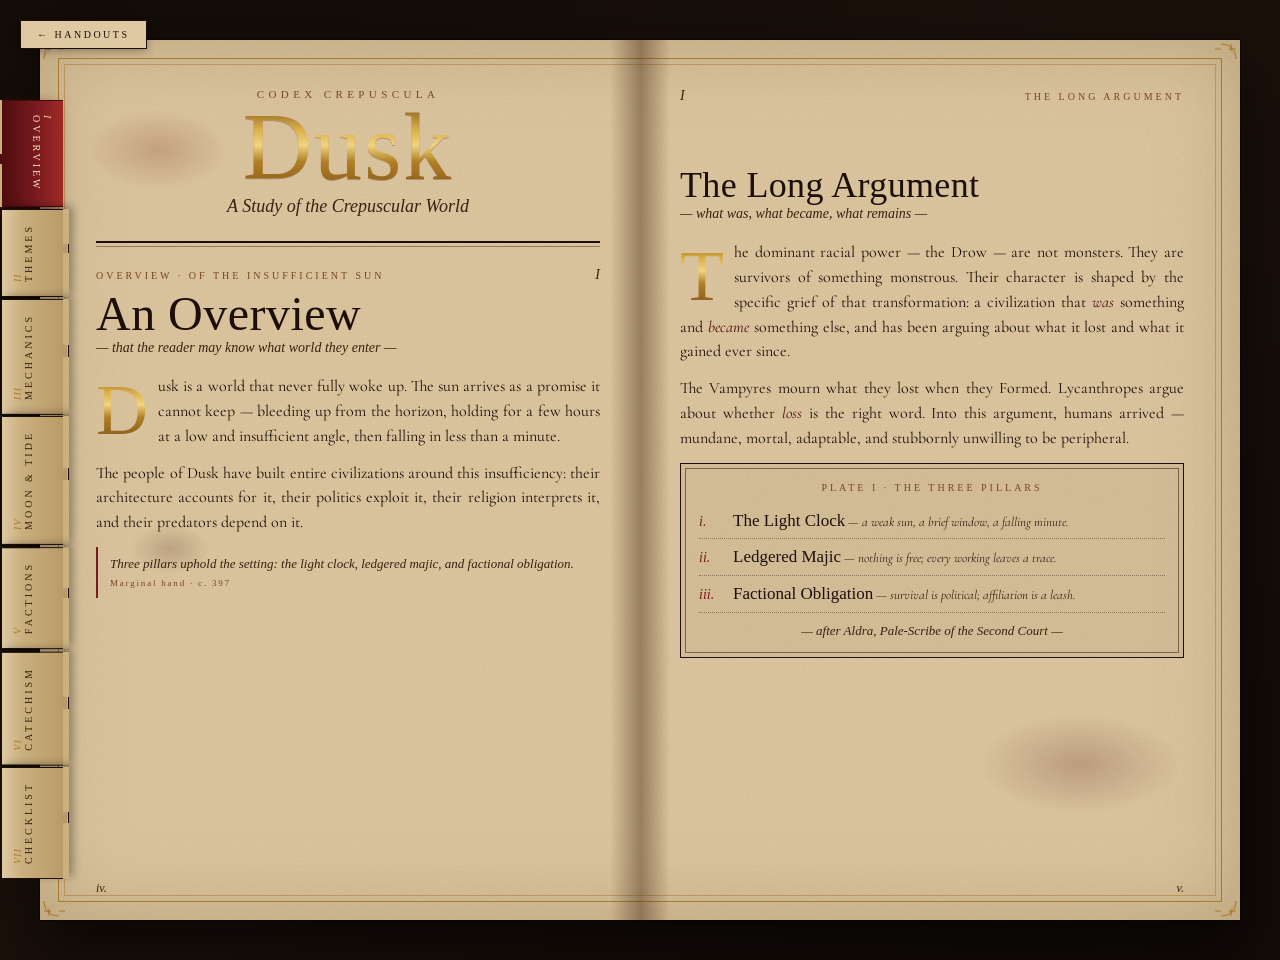
<file: directions/atlas-spread.html>
<!DOCTYPE html>
<html lang="en">
<head>
<meta charset="UTF-8">
<title>Dusk — Atlas Spread</title>
<link rel="preconnect" href="https://fonts.googleapis.com">
<link rel="preconnect" href="https://fonts.gstatic.com" crossorigin>
<link href="https://fonts.googleapis.com/css2?family=IM+Fell+English:ital@0;1&family=IM+Fell+English+SC&family=Cormorant+Garamond:ital,wght@0,400;0,500;0,600;1,400;1,500&display=swap" rel="stylesheet">
<style>
  :root{
    --vellum:#dec9a3;
    --vellum-2:#c9b07e;
    --shadow:#8c7445;
    --ink:#1c0f08;
    --ink-2:#3a2010;
    --blood:#7a1a1f;
    --blood-deep:#4a0a0c;
    --blood-bright:#a02a26;
    --rust:#7a4520;
    --gilt:#a87b2e;
    --gilt-bright:#d4a44a;
    --gilt-deep:#6f4a14;
  }
  .gilt-foil{
    background:linear-gradient(180deg,#8a5d1c 0%,#d9ad48 28%,#f0d480 48%,#b07f24 68%,#8a5d1c 100%);
    background-clip:text;-webkit-background-clip:text;color:transparent;
    filter:drop-shadow(0 1px 0 rgba(122,69,32,.35));
  }
  .gilt-rule{
    height:2px;background:linear-gradient(90deg,transparent 0%,var(--gilt-deep) 10%,var(--gilt-bright) 50%,var(--gilt-deep) 90%,transparent 100%);
    margin:14px 0;
  }
  *{box-sizing:border-box}
  html,body{margin:0;padding:0;background:#221610;font-family:"Cormorant Garamond","EB Garamond",Georgia,serif}
  body{min-height:100vh;color:var(--ink);overflow-x:hidden}

  /* outer plate */
  .desk{
    min-height:100vh;padding:40px;
    background:
      radial-gradient(ellipse at 20% 10%, rgba(0,0,0,.3), transparent 60%),
      radial-gradient(ellipse at 80% 90%, rgba(0,0,0,.4), transparent 60%),
      #1a100a;
  }

  /* SPREAD — two pages */
  .spread{
    max-width:1400px;margin:0 auto;
    display:grid;grid-template-columns:1fr 1fr;
    background:var(--vellum);
    box-shadow:
      0 30px 60px rgba(0,0,0,.6),
      0 0 0 1px rgba(0,0,0,.4),
      inset 0 0 80px rgba(140,116,69,.4);
    position:relative;
    min-height:880px;
  }
  /* inner gilt frame on the whole spread */
  .spread-frame{
    position:absolute;inset:18px;border:1.5px solid var(--gilt);pointer-events:none;z-index:4;
  }
  .spread-frame::before{content:"";position:absolute;inset:5px;border:.5px solid var(--gilt);opacity:.55}
  .spread-frame .corner{position:absolute;width:36px;height:36px;color:var(--gilt)}
  .spread-frame .corner.tl{top:-18px;left:-18px}
  .spread-frame .corner.tr{top:-18px;right:-18px;transform:scaleX(-1)}
  .spread-frame .corner.bl{bottom:-18px;left:-18px;transform:scaleY(-1)}
  .spread-frame .corner.br{bottom:-18px;right:-18px;transform:scale(-1,-1)}
  /* gutter shadow */
  .spread::before{
    content:"";position:absolute;left:50%;top:0;bottom:0;width:60px;transform:translateX(-50%);
    background:linear-gradient(90deg, transparent, rgba(60,30,10,.4) 50%, transparent);
    pointer-events:none;z-index:5;
  }
  /* paper texture */
  .spread::after{
    content:"";position:absolute;inset:0;pointer-events:none;
    background-image:url("data:image/svg+xml;utf8,<svg xmlns='http://www.w3.org/2000/svg' width='420' height='420'><filter id='n'><feTurbulence type='fractalNoise' baseFrequency='0.8' numOctaves='3' seed='11'/><feColorMatrix values='0 0 0 0 0.25  0 0 0 0 0.13  0 0 0 0 0.05  0 0 0 0.16 0'/></filter><rect width='100%25' height='100%25' filter='url(%23n)'/></svg>");
    mix-blend-mode:multiply;opacity:.7;
  }
  .page{
    padding:48px 56px;position:relative;z-index:1;
  }
  .page.left{padding-right:40px}
  .page.right{padding-left:40px;background:linear-gradient(90deg, rgba(140,80,40,.05), transparent 5%)}

  /* foxing */
  .stain{
    position:absolute;border-radius:50%;mix-blend-mode:multiply;pointer-events:none;
  }
  .stain.s1{top:8%;left:8%;width:140px;height:80px;background:radial-gradient(ellipse,rgba(122,40,20,.22),transparent 70%)}
  .stain.s2{bottom:12%;right:10%;width:200px;height:100px;background:radial-gradient(ellipse,rgba(74,10,12,.2),transparent 70%)}
  .stain.s3{top:55%;left:15%;width:80px;height:50px;background:radial-gradient(ellipse,rgba(60,20,10,.18),transparent 70%)}

  /* MASTHEAD on left page */
  .nameplate{
    text-align:center;padding-bottom:24px;border-bottom:2px solid var(--ink);
    margin-bottom:24px;position:relative;
  }
  .nameplate::after{content:"";position:absolute;left:0;right:0;bottom:-6px;height:1px;background:var(--ink);opacity:.4}
  .nameplate .top{
    font-family:"IM Fell English SC",serif;font-size:11px;letter-spacing:.4em;
    color:var(--rust);text-transform:uppercase;
  }
  .nameplate h1{
    font-family:"IM Fell English",serif;font-weight:400;
    font-size:96px;line-height:.85;margin:6px 0 0;letter-spacing:.02em;
    background:linear-gradient(180deg,#8a5d1c 0%,#d9ad48 28%,#f0d480 48%,#b07f24 68%,#8a5d1c 100%);
    background-clip:text;-webkit-background-clip:text;color:transparent;
    filter:drop-shadow(0 1px 0 rgba(122,69,32,.4));
  }
  .nameplate .deck{
    font-family:"IM Fell English",serif;font-style:italic;font-size:18px;color:var(--ink-2);margin-top:8px;
  }

  /* TAB STRIPS along outer edge — ribbon bookmarks */
  .tabs{
    position:absolute;left:-38px;top:60px;display:flex;flex-direction:column;gap:2px;z-index:6;
  }
  .tab{
    background:linear-gradient(90deg, #b89865 0%, #c9b07e 70%, #dec9a3 100%);
    border:1px solid var(--ink);border-right:none;
    padding:14px 10px 14px 12px;writing-mode:vertical-rl;transform:rotate(180deg);
    font-family:"IM Fell English SC",serif;font-size:10px;letter-spacing:.3em;
    color:var(--ink-2);text-transform:uppercase;cursor:pointer;
    transition:transform .25s ease, padding .25s ease, background .25s ease;
    box-shadow:-4px 3px 8px rgba(0,0,0,.3), inset 1px 0 0 rgba(255,235,200,.25);
    position:relative;
  }
  .tab::before{
    /* notched tail */
    content:"";position:absolute;left:-1px;top:-1px;bottom:-1px;width:6px;
    background:linear-gradient(180deg, var(--vellum-2) 0%, var(--vellum-2) 50%, transparent 50%, transparent 60%, var(--vellum-2) 60%, var(--vellum-2) 100%);
  }
  .tab:hover{transform:translateX(-3px)}
  .tab.active{
    background:linear-gradient(90deg, var(--blood-deep) 0%, var(--blood) 60%, var(--blood-bright) 100%);
    color:#f4e4c4;padding-left:18px;
    border-color:var(--blood-deep);transform:translateX(-6px);
    box-shadow:-6px 4px 12px rgba(74,10,12,.6), inset 1px 0 0 rgba(255,200,180,.25);
  }
  .tab .ord{font-family:"IM Fell English",serif;font-style:italic;display:block;font-size:10px;color:var(--gilt);margin-bottom:4px;letter-spacing:.1em}
  .tab.active .ord{color:#f0d480}

  /* PANELS */
  .panel{display:none}
  .panel.active{display:contents;animation:fade .5s ease-out}
  @keyframes fade{from{opacity:0} to{opacity:1}}

  /* RUNNING HEAD */
  .running-head{
    display:flex;justify-content:space-between;align-items:baseline;
    font-family:"IM Fell English SC",serif;font-size:10px;letter-spacing:.3em;
    color:var(--rust);text-transform:uppercase;margin-bottom:8px;
  }
  .running-head .num{font-family:"IM Fell English",serif;font-style:italic;font-size:14px;color:var(--ink-2);letter-spacing:0}

  /* SECTION HEAD */
  .sh{
    margin-bottom:18px;
  }
  .sh h2{
    font-family:"IM Fell English",serif;font-weight:400;
    font-size:48px;line-height:.95;margin:0 0 4px;color:var(--ink);letter-spacing:.01em;
  }
  .sh .sub{font-family:"IM Fell English",serif;font-style:italic;font-size:14px;color:var(--ink-2)}

  /* PROSE */
  .prose p{
    margin:0 0 12px;font-size:16px;line-height:1.55;text-align:justify;hyphens:auto;color:var(--ink);
  }
  .prose p:first-of-type::first-letter{
    font-family:"IM Fell English",serif;float:left;font-size:72px;line-height:.78;
    padding:8px 10px 0 0;
    background:linear-gradient(180deg,#8a5d1c 0%,#d9ad48 28%,#f0d480 48%,#b07f24 68%,#8a5d1c 100%);
    background-clip:text;-webkit-background-clip:text;color:transparent;
    filter:drop-shadow(0 1px 0 rgba(122,69,32,.4));
  }
  .prose em{color:var(--blood-deep);font-style:italic}

  /* MARGIN NOTE */
  .margin{
    font-family:"IM Fell English",serif;font-style:italic;
    font-size:13px;line-height:1.4;color:var(--ink-2);
    padding:8px 0 8px 12px;border-left:2px solid var(--blood);margin:10px 0;
  }
  .margin .who{display:block;font-family:"IM Fell English SC",serif;font-style:normal;font-size:9px;letter-spacing:.2em;color:var(--rust);margin-top:4px}

  /* PLATE FRAME (right page art / device) */
  .plate{
    border:1.5px solid var(--ink);padding:18px;margin-bottom:14px;
    background:rgba(58,32,16,.04);position:relative;
  }
  .plate::before{
    content:"";position:absolute;inset:4px;border:.5px solid var(--ink);opacity:.5;pointer-events:none;
  }
  .plate-label{
    font-family:"IM Fell English SC",serif;font-size:10px;letter-spacing:.3em;
    color:var(--rust);text-transform:uppercase;text-align:center;margin-bottom:10px;
  }
  .plate-cap{
    font-family:"IM Fell English",serif;font-style:italic;font-size:13px;color:var(--ink-2);
    text-align:center;margin-top:10px;
  }

  /* MOON TRACKER inside plate */
  .moon-row{display:grid;grid-template-columns:repeat(15,1fr);gap:5px;margin:8px 0 4px}
  .moon{
    aspect-ratio:1/1;border-radius:50%;cursor:pointer;
    background:radial-gradient(circle at 35% 35%, #f0dba8 0%, #b89060 60%, #5a3815 100%);
    box-shadow:inset -6px -2px 0 rgba(20,10,5,.55), 0 0 0 1px var(--ink);
    transition:transform .2s;
  }
  .moon:hover{transform:scale(1.15);z-index:2}
  .moon[data-phase="new"]{background:#0e0805;box-shadow:0 0 0 1px var(--ink)}
  .moon[data-phase="waxing"]{background:linear-gradient(90deg, #0e0805 50%, #c9a878 50%);box-shadow:0 0 0 1px var(--ink)}
  .moon[data-phase="full"]{
    background:radial-gradient(circle at 35% 35%, #f4e4b8 0%, #c9a878 60%, #8a6230 100%);
    box-shadow:0 0 12px rgba(218,180,120,.7), 0 0 0 1px var(--gilt);
  }
  .moon[data-phase="waning"]{background:linear-gradient(90deg, #c9a878 50%, #0e0805 50%);box-shadow:0 0 0 1px var(--ink)}
  .moon.active{box-shadow:0 0 0 2px var(--blood),0 0 10px rgba(122,26,31,.6)}
  .day-axis{display:grid;grid-template-columns:repeat(15,1fr);gap:5px;margin-top:2px}
  .day-axis span{font-family:"IM Fell English",serif;font-style:italic;font-size:9px;color:var(--ink-2);text-align:center}

  .tide-bar{
    display:grid;grid-template-columns:repeat(6,1fr);height:32px;border:1px solid var(--ink);margin-top:14px;
  }
  .tide-stage{
    display:flex;align-items:center;justify-content:center;
    font-family:"IM Fell English SC",serif;font-size:11px;letter-spacing:.2em;color:var(--ink);
    border-right:1px solid var(--ink);cursor:pointer;position:relative;
  }
  .tide-stage:last-child{border-right:none}
  .tide-stage[data-level="6"]{background:rgba(58,20,10,.5);color:var(--vellum)}
  .tide-stage[data-level="5"]{background:rgba(58,20,10,.38);color:var(--vellum)}
  .tide-stage[data-level="3"]{background:rgba(58,20,10,.2)}
  .tide-stage[data-level="1"]{background:rgba(58,20,10,.05)}
  .tide-stage.active::after{content:"";position:absolute;inset:1px;border:1.5px solid var(--blood)}

  .readout{
    font-family:"IM Fell English",serif;font-style:italic;font-size:13px;line-height:1.5;
    color:var(--ink-2);margin-top:10px;padding:8px 12px;background:rgba(122,26,31,.06);
    border-left:2px solid var(--blood);
  }
  .readout b{font-family:"IM Fell English SC",serif;font-style:normal;font-size:10px;letter-spacing:.18em;color:var(--blood-deep)}

  /* SUBSECTION */
  .sub-h{
    font-family:"IM Fell English",serif;font-weight:400;font-style:italic;
    font-size:22px;margin:18px 0 6px;color:var(--ink);
  }

  /* INDEX list (themes / disciplines) */
  .idx{margin:0;padding:0;list-style:none}
  .idx li{
    display:grid;grid-template-columns:24px 1fr;gap:10px;align-items:baseline;
    padding:6px 0;border-bottom:1px dotted rgba(28,15,8,.4);font-size:14.5px;line-height:1.4;
  }
  .idx .n{font-family:"IM Fell English",serif;font-style:italic;color:var(--blood-dim);color:var(--blood);font-size:14px}
  .idx .t{font-family:"IM Fell English",serif;font-size:17px;color:var(--ink)}
  .idx .d{font-style:italic;color:var(--ink-2);font-size:13px}

  /* CYCLE TABLE (mechanics) */
  .cycle{
    width:100%;border-collapse:collapse;margin:8px 0;
  }
  .cycle th, .cycle td{
    text-align:left;padding:6px 8px;font-size:13.5px;line-height:1.4;vertical-align:top;
    border-bottom:1px solid rgba(28,15,8,.35);
  }
  .cycle th{
    font-family:"IM Fell English SC",serif;font-weight:400;font-size:10px;letter-spacing:.18em;
    color:var(--rust);text-transform:uppercase;border-bottom:1.5px solid var(--ink);
  }
  .cycle td.label{font-family:"IM Fell English",serif;font-style:italic;color:var(--blood-deep);width:38%}

  /* FACTION SEALS grid */
  .seals{display:grid;grid-template-columns:repeat(2,1fr);gap:0}
  .seal-card{
    padding:14px 16px;border-right:1px solid var(--ink);border-bottom:1px solid var(--ink);
    display:flex;gap:14px;align-items:flex-start;
  }
  .seal-card:nth-child(2n){border-right:none}
  .seal-card:nth-last-child(-n+2){border-bottom:none}
  .seal-card .icon{
    width:44px;height:44px;flex:0 0 auto;color:var(--blood);
    border:1px solid var(--ink);border-radius:50%;display:flex;align-items:center;justify-content:center;
    background:radial-gradient(circle, rgba(122,26,31,.08), transparent);
  }
  .seal-card h4{
    font-family:"IM Fell English",serif;font-weight:400;font-size:18px;margin:0 0 2px;color:var(--ink);
  }
  .seal-card .tag{font-family:"IM Fell English SC",serif;font-size:9px;letter-spacing:.22em;color:var(--rust);text-transform:uppercase;margin-bottom:4px}
  .seal-card p{margin:0;font-size:12.5px;line-height:1.45;color:var(--ink-2);font-style:italic}

  /* CATECHISM */
  .qa{margin:0;padding:0;list-style:none;counter-reset:q}
  .qa li{
    counter-increment:q;padding:10px 0;border-bottom:1px dotted rgba(28,15,8,.4);
  }
  .qa .q{
    font-family:"IM Fell English",serif;font-style:italic;font-size:15px;color:var(--ink);
    display:flex;gap:10px;
  }
  .qa .q::before{
    content:counter(q, upper-roman) ".";
    color:var(--blood);font-style:normal;min-width:30px;
  }
  .qa .a{margin:4px 0 0 40px;font-size:13px;line-height:1.5;color:var(--ink-2)}

  /* CHECKLIST */
  .check{list-style:none;padding:0;margin:0}
  .check li{
    display:flex;gap:10px;align-items:flex-start;padding:6px 0;
    font-size:14px;cursor:pointer;border-bottom:1px dotted rgba(28,15,8,.3);
  }
  .check .box{
    width:14px;height:14px;border:1px solid var(--ink);margin-top:3px;flex:0 0 auto;position:relative;
  }
  .check li.done .box::after{
    content:"✕";position:absolute;inset:-4px 0 0 0;display:flex;align-items:center;justify-content:center;
    color:var(--blood);font-family:"IM Fell English",serif;font-size:16px;
  }
  .check li.done{color:var(--shadow);text-decoration:line-through;text-decoration-color:var(--blood)}

  /* FOLIO numbers */
  .folio-num{
    position:absolute;bottom:24px;font-family:"IM Fell English",serif;font-style:italic;font-size:12px;
    color:var(--ink-2);
  }
  .folio-num.left{left:56px}
  .folio-num.right{right:56px}

  /* small ornamental drip */
  .drip{
    height:24px;margin:12px 0;position:relative;
  }
  .drip::before{
    content:"";position:absolute;left:0;right:0;top:50%;height:1px;
    background:linear-gradient(90deg, transparent, var(--gilt-deep) 20%, var(--gilt-bright) 50%, var(--gilt-deep) 80%, transparent);
  }
  .drip::after{
    content:"❦";position:absolute;left:50%;top:50%;transform:translate(-50%,-50%);
    background:var(--vellum);padding:0 12px;color:var(--blood);font-size:16px;
  }

  /* WAX SEAL */
  .wax-seal{
    width:110px;height:110px;border-radius:50%;
    background:radial-gradient(circle at 35% 30%, #c83a2e 0%, #8a1a1a 40%, #4a0608 80%, #2a0203 100%);
    box-shadow:
      inset -8px -10px 18px rgba(0,0,0,.5),
      inset 6px 8px 12px rgba(220,80,60,.3),
      0 4px 12px rgba(0,0,0,.4),
      0 0 0 1px rgba(40,5,8,.6);
    position:relative;display:flex;align-items:center;justify-content:center;
  }
  .wax-seal::before{
    content:"";position:absolute;inset:0;border-radius:50%;
    background:
      radial-gradient(circle at 65% 70%, rgba(0,0,0,.35) 0%, transparent 50%),
      radial-gradient(circle at 30% 25%, rgba(255,180,160,.18) 0%, transparent 35%);
    pointer-events:none;
  }
  .wax-seal::after{
    content:"";position:absolute;inset:-2px;border-radius:50%;z-index:-1;
    background:
      radial-gradient(circle at 80% 90%, #8a1a1a 0%, transparent 5%),
      radial-gradient(circle at 20% 88%, #6a1410 0%, transparent 4%),
      radial-gradient(circle at 50% 95%, #6a1410 0%, transparent 3%);
    pointer-events:none;
  }
  .wax-seal svg{
    width:62%;height:62%;color:#3a0608;
    filter:drop-shadow(0 1px 0 rgba(40,5,8,.7)) drop-shadow(0 -1px 0 rgba(220,90,70,.3));
  }
  .colophon{
    display:flex;flex-direction:column;align-items:center;gap:10px;
    margin-top:28px;text-align:center;
  }
  .colophon .legend{
    font-family:"IM Fell English SC",serif;font-size:9px;letter-spacing:.35em;
    color:var(--rust);text-transform:uppercase;
  }
  .colophon .legend em{font-family:"IM Fell English",serif;font-style:italic;letter-spacing:.05em;color:var(--ink-2);text-transform:none;font-size:13px;display:block;margin-top:4px}

  /* PRINT */
  @media print{
    @page{size:tabloid landscape;margin:0.4in}
    html,body{background:#fff !important}
    .desk{background:#fff !important;padding:0;min-height:auto}
    .tabs{display:none !important}
    .spread{box-shadow:none !important;max-width:100%;min-height:auto}
    .panel{display:contents !important;page-break-after:always}
    .panel:last-child{page-break-after:auto}
    *{-webkit-print-color-adjust:exact;print-color-adjust:exact}
  }
</style>
</head>
<body>

<div class="desk">
  <a href="../Dusk Handouts.html" style="position:fixed;top:20px;left:20px;z-index:100;background:var(--vellum);color:var(--ink);font-family:'IM Fell English SC',serif;font-size:10px;letter-spacing:.25em;text-transform:uppercase;padding:8px 16px;text-decoration:none;border:1px solid var(--ink);box-shadow:0 2px 8px rgba(0,0,0,.3)">← Handouts</a>

  <div class="spread">
    <div class="spread-frame">
      <svg class="corner tl" viewBox="0 0 36 36"><path d="M3 18 Q3 3 18 3 M8 3 L8 9 M3 8 L9 8 M18 8 L24 8" stroke="currentColor" stroke-width="1" fill="none"/><circle cx="8" cy="8" r="1.6" fill="currentColor"/><path d="M3 18 Q3 12 8 11" stroke="currentColor" stroke-width=".5" fill="none" opacity=".6"/></svg>
      <svg class="corner tr" viewBox="0 0 36 36"><path d="M3 18 Q3 3 18 3 M8 3 L8 9 M3 8 L9 8 M18 8 L24 8" stroke="currentColor" stroke-width="1" fill="none"/><circle cx="8" cy="8" r="1.6" fill="currentColor"/><path d="M3 18 Q3 12 8 11" stroke="currentColor" stroke-width=".5" fill="none" opacity=".6"/></svg>
      <svg class="corner bl" viewBox="0 0 36 36"><path d="M3 18 Q3 3 18 3 M8 3 L8 9 M3 8 L9 8 M18 8 L24 8" stroke="currentColor" stroke-width="1" fill="none"/><circle cx="8" cy="8" r="1.6" fill="currentColor"/><path d="M3 18 Q3 12 8 11" stroke="currentColor" stroke-width=".5" fill="none" opacity=".6"/></svg>
      <svg class="corner br" viewBox="0 0 36 36"><path d="M3 18 Q3 3 18 3 M8 3 L8 9 M3 8 L9 8 M18 8 L24 8" stroke="currentColor" stroke-width="1" fill="none"/><circle cx="8" cy="8" r="1.6" fill="currentColor"/><path d="M3 18 Q3 12 8 11" stroke="currentColor" stroke-width=".5" fill="none" opacity=".6"/></svg>
    </div>

    <!-- TAB STRIPS (left edge) -->
    <div class="tabs" id="tabs">
      <div class="tab active" data-panel="overview"><span class="ord">i</span>Overview</div>
      <div class="tab" data-panel="themes"><span class="ord">ii</span>Themes</div>
      <div class="tab" data-panel="mechanics"><span class="ord">iii</span>Mechanics</div>
      <div class="tab" data-panel="moon"><span class="ord">iv</span>Moon &amp; Tide</div>
      <div class="tab" data-panel="factions"><span class="ord">v</span>Factions</div>
      <div class="tab" data-panel="questions"><span class="ord">vi</span>Catechism</div>
      <div class="tab" data-panel="checklist"><span class="ord">vii</span>Checklist</div>
    </div>

    <!-- OVERVIEW PANEL -->
    <div class="panel active" data-panel="overview">
      <div class="page left">
        <span class="stain s1"></span><span class="stain s3"></span>
        <div class="nameplate">
          <div class="top">Codex Crepuscula</div>
          <h1>Dusk</h1>
          <div class="deck">A Study of the Crepuscular World</div>
        </div>
        <div class="running-head"><span>Overview · Of the Insufficient Sun</span><span class="num">i</span></div>
        <div class="sh"><h2>An Overview</h2><div class="sub">— that the reader may know what world they enter —</div></div>
        <div class="prose">
          <p>Dusk is a world that never fully woke up. The sun arrives as a promise it cannot keep — bleeding up from the horizon, holding for a few hours at a low and insufficient angle, then falling in less than a minute.</p>
          <p>The people of Dusk have built entire civilizations around this insufficiency: their architecture accounts for it, their politics exploit it, their religion interprets it, and their predators depend on it.</p>
        </div>
        <div class="margin">
          Three pillars uphold the setting: the <em>light clock</em>, <em>ledgered majic</em>, and <em>factional obligation</em>.
          <span class="who">Marginal hand · c. 397</span>
        </div>
        <span class="folio-num left">iv.</span>
      </div>

      <div class="page right">
        <span class="stain s2"></span>
        <div class="running-head"><span class="num">i</span><span>The Long Argument</span></div>
        <div class="sh" style="margin-top:64px"><h2 style="font-size:36px">The Long Argument</h2><div class="sub">— what was, what became, what remains —</div></div>
        <div class="prose">
          <p>The dominant racial power — the Drow — are not monsters. They are survivors of something monstrous. Their character is shaped by the specific grief of that transformation: a civilization that <em>was</em> something and <em>became</em> something else, and has been arguing about what it lost and what it gained ever since.</p>
          <p>The Vampyres mourn what they lost when they Formed. Lycanthropes argue about whether <em>loss</em> is the right word. Into this argument, humans arrived — mundane, mortal, adaptable, and stubbornly unwilling to be peripheral.</p>
        </div>

        <div class="plate">
          <div class="plate-label">Plate I · The Three Pillars</div>
          <ul class="idx">
            <li><span class="n">i.</span><span><span class="t">The Light Clock</span> <span class="d">— a weak sun, a brief window, a falling minute.</span></span></li>
            <li><span class="n">ii.</span><span><span class="t">Ledgered Majic</span> <span class="d">— nothing is free; every working leaves a trace.</span></span></li>
            <li><span class="n">iii.</span><span><span class="t">Factional Obligation</span> <span class="d">— survival is political; affiliation is a leash.</span></span></li>
          </ul>
          <div class="plate-cap">— after Aldra, Pale-Scribe of the Second Court —</div>
        </div>
        <span class="folio-num right">v.</span>
      </div>
    </div>

    <!-- THEMES PANEL -->
    <div class="panel" data-panel="themes">
      <div class="page left">
        <span class="stain s1"></span>
        <div class="running-head"><span>Themes · The Six Currents</span><span class="num">ii</span></div>
        <div class="sh"><h2>Themes</h2><div class="sub">— upon which the campaign turns —</div></div>
        <ul class="idx">
          <li><span class="n">i.</span><span><span class="t">Gothic Intimacy</span> <span class="d">— horror is personal; the monster is the cousin who returned changed.</span></span></li>
          <li><span class="n">ii.</span><span><span class="t">Political Horror</span> <span class="d">— survival is political; whose door opens, whose blade is sheathed.</span></span></li>
          <li><span class="n">iii.</span><span><span class="t">Ritual &amp; Obligation</span> <span class="d">— deals are binding; spirits enforce promises.</span></span></li>
          <li><span class="n">iv.</span><span><span class="t">The Cost of Purity</span> <span class="d">— the Forming's grief shapes Drow society.</span></span></li>
          <li><span class="n">v.</span><span><span class="t">Form Over Blood</span> <span class="d">— what you became eclipses what you were born.</span></span></li>
          <li><span class="n">vi.</span><span><span class="t">The Empty Maw</span> <span class="d">— absence as ontological threat.</span></span></li>
        </ul>
        <span class="folio-num left">vi.</span>
      </div>
      <div class="page right">
        <span class="stain s2"></span>
        <div class="running-head"><span class="num">ii</span><span>World History</span></div>
        <div class="sh"><h2 style="font-size:36px">World History</h2><div class="sub">— eras and their bearing on the present —</div></div>
        <table class="cycle">
          <thead><tr><th>Era</th><th>Bearing</th></tr></thead>
          <tbody>
            <tr><td class="label">Pale-Elf Period</td><td>Surface-oriented; first demon-contact points; original sin of the contract.</td></tr>
            <tr><td class="label">Interregnum</td><td>Post-blight chaos; the Long Argument established present factional shapes.</td></tr>
            <tr><td class="label">Current Age</td><td>Four centuries of brittle stability; the Unraveling cracks it now.</td></tr>
          </tbody>
        </table>

        <div class="drip"></div>

        <div class="sub-h">The Empty Maw</div>
        <div class="prose">
          <p>Absence as ontological threat. <em>Fractures</em> manifest as glossed voids, blank hours, misfit maps. Psychic echoes follow those who linger too long at the edge. No faction admits to studying the Maw; every faction has someone who does.</p>
        </div>
        <span class="folio-num right">vii.</span>
      </div>
    </div>

    <!-- MECHANICS PANEL -->
    <div class="panel" data-panel="mechanics">
      <div class="page left">
        <span class="stain s3"></span>
        <div class="running-head"><span>Mechanics · The Light Cycle</span><span class="num">iii</span></div>
        <div class="sh"><h2>Mechanics</h2><div class="sub">— at the table, by the candle —</div></div>

        <div class="sub-h">Of the Light Cycle</div>
        <table class="cycle">
          <thead><tr><th>Phase</th><th>Bearing</th></tr></thead>
          <tbody>
            <tr><td class="label">Black Hour</td><td>20–30 min before sunrise. Undead at full capability.</td></tr>
            <tr><td class="label">Sunrise</td><td>5–10 min ascent. Rituals time to it.</td></tr>
            <tr><td class="label">Transition Window</td><td>0–30 min. Formed retain capability. Pacts settle.</td></tr>
            <tr><td class="label">Daylight</td><td>2–5 hr by season &amp; region.</td></tr>
            <tr><td class="label">Sunset</td><td>Less than one minute. The drop.</td></tr>
          </tbody>
        </table>

        <div class="margin">All majic obeys the <em>Transactional Principle</em>: the ledger must balance. What is taken leaves a Spirit-Scar; what is hidden compounds.</div>
        <span class="folio-num left">viii.</span>
      </div>
      <div class="page right">
        <div class="running-head"><span class="num">iii</span><span>The Five Disciplines</span></div>
        <div class="sh"><h2 style="font-size:36px">Five Disciplines</h2><div class="sub">— the working of majic —</div></div>
        <ul class="idx">
          <li><span class="n">i.</span><span><span class="t">Bloodcraft</span> <span class="d">— ledger &amp; pool; Mass Read, Red-Iron Blade.</span></span></li>
          <li><span class="n">ii.</span><span><span class="t">Spirit-Binding</span> <span class="d">— negotiation; emergency binding; Scars.</span></span></li>
          <li><span class="n">iii.</span><span><span class="t">Pactcraft</span> <span class="d">— demonic investments; compounding cost.</span></span></li>
          <li><span class="n">iv.</span><span><span class="t">Forming</span> <span class="d">— thresholds; deliberate vs. involuntary.</span></span></li>
          <li><span class="n">v.</span><span><span class="t">Sun-Work</span> <span class="d">— within the window only; draws demonic attention.</span></span></li>
        </ul>

        <div class="sub-h">Economy &amp; Currency</div>
        <table class="cycle">
          <tbody>
            <tr><td class="label">Copper</td><td>Everyday. Worn thin in every market.</td></tr>
            <tr><td class="label">Silver Marks</td><td>Autonomy. Stamped with house sigils.</td></tr>
            <tr><td class="label">Bloodmarks</td><td>Covens. Each a sealed drop. Heavy ledger trace.</td></tr>
            <tr><td class="label">Guild Tallies</td><td>Free State. Notched wood; redeemed at any guild post.</td></tr>
          </tbody>
        </table>
        <span class="folio-num right">ix.</span>
      </div>
    </div>

    <!-- MOON & TIDE PANEL -->
    <div class="panel" data-panel="moon">
      <div class="page left">
        <span class="stain s1"></span>
        <div class="running-head"><span>Moon &amp; Tide · The Reckoning</span><span class="num">iv</span></div>
        <div class="sh"><h2>The Reckoning</h2><div class="sub">— click any day to set the world —</div></div>

        <div class="plate">
          <div class="plate-label">Plate II · Lunar Cycle · Days I—XV</div>
          <div class="moon-row" id="moonRow"></div>
          <div class="day-axis" id="dayAxis"></div>
          <div class="plate-cap">Full Moon on Day VIII. Pack-Rebirth peaks.</div>
        </div>

        <div class="plate">
          <div class="plate-label">Plate III · Tidal Month · Six Stages</div>
          <div class="tide-bar" id="tideBar">
            <div class="tide-stage" data-stage="A" data-level="6">A</div>
            <div class="tide-stage" data-stage="B" data-level="5">B</div>
            <div class="tide-stage" data-stage="C" data-level="3">C</div>
            <div class="tide-stage" data-stage="D" data-level="1">D</div>
            <div class="tide-stage" data-stage="E" data-level="3">E</div>
            <div class="tide-stage" data-stage="F" data-level="5">F</div>
          </div>
          <div class="plate-cap">Stage A coincides with Full Moon. Alignment at the peaks.</div>
        </div>
        <span class="folio-num left">x.</span>
      </div>
      <div class="page right">
        <span class="stain s2"></span>
        <div class="running-head"><span class="num">iv</span><span>Readout &amp; Effects</span></div>
        <div class="sh"><h2 style="font-size:36px">Readout</h2><div class="sub">— what the day yields —</div></div>

        <div class="readout" id="readout">
          On <b>Day VIII · Full Moon · Stage A</b>: the Packs run loud and full; Coven blood-archives sing; coastal settlements stand to the waterline. Pack-Rebirth and Pale-Remembrance both peak. All Pack rolls at advantage; all stealth at disadvantage.
        </div>

        <div class="sub-h">Effects by Stage</div>
        <ul class="idx">
          <li><span class="n">A</span><span><span class="t">Alignment</span> <span class="d">— Pack &amp; Coven peak. Advantage on supernatural rolls; disadvantage on stealth.</span></span></li>
          <li><span class="n">B</span><span><span class="t">Ebbing High</span> <span class="d">— cohesion strong but fraying. Web operations easier dockside.</span></span></li>
          <li><span class="n">C</span><span><span class="t">Slack</span> <span class="d">— good for parley; bad for ambush.</span></span></li>
          <li><span class="n">D</span><span><span class="t">Low</span> <span class="d">— cellars exposed; smugglers move; Coven appetite low.</span></span></li>
          <li><span class="n">E</span><span><span class="t">Returning</span> <span class="d">— spirits restless; shamans charge twice.</span></span></li>
          <li><span class="n">F</span><span><span class="t">Approach</span> <span class="d">— tension everywhere; invitations in red wax.</span></span></li>
        </ul>
        <span class="folio-num right">xi.</span>
      </div>
    </div>

    <!-- FACTIONS PANEL -->
    <div class="panel" data-panel="factions">
      <div class="page left">
        <div class="running-head"><span>Of the Powers · I</span><span class="num">v</span></div>
        <div class="sh"><h2>Of the Powers</h2><div class="sub">— each by a different throat —</div></div>
        <div class="seals" style="border-top:1px solid var(--ink);border-left:1px solid var(--ink)">
          <div class="seal-card">
            <span class="icon"><svg viewBox="0 0 40 40" width="28" height="28"><circle cx="20" cy="20" r="16" stroke="currentColor" fill="none" stroke-width="1"/><path d="M20 4 L20 36 M4 20 L36 20" stroke="currentColor" stroke-width=".7"/><circle cx="20" cy="20" r="5" fill="currentColor"/></svg></span>
            <div><h4>Drow Autonomy</h4><div class="tag">Lineage · Law</div><p>Inquisition &amp; Web intelligence. The argument that became a state.</p></div>
          </div>
          <div class="seal-card">
            <span class="icon"><svg viewBox="0 0 40 40" width="28" height="28"><path d="M20 4 Q8 18 20 36 Q32 18 20 4 Z" stroke="currentColor" fill="none" stroke-width="1"/><circle cx="20" cy="20" r="3" fill="currentColor"/></svg></span>
            <div><h4>The Covens</h4><div class="tag">Vampyre Houses</div><p>Pale-Remembrance keeps the long ledger. A Coven debt outlives its debtor.</p></div>
          </div>
          <div class="seal-card">
            <span class="icon"><svg viewBox="0 0 40 40" width="28" height="28"><circle cx="20" cy="22" r="13" stroke="currentColor" fill="none" stroke-width="1"/><path d="M13 14 L9 6 M27 14 L31 6 M14 28 L20 32 L26 28" stroke="currentColor" fill="none" stroke-width="1"/></svg></span>
            <div><h4>The Packs</h4><div class="tag">Hunt Courts</div><p>Pack-Rebirth. Fenhold runs by their teeth. The moon is their loudest court.</p></div>
          </div>
          <div class="seal-card">
            <span class="icon"><svg viewBox="0 0 40 40" width="28" height="28"><rect x="6" y="14" width="28" height="16" stroke="currentColor" fill="none" stroke-width="1"/><path d="M6 14 L20 4 L34 14" stroke="currentColor" fill="none" stroke-width="1"/><line x1="20" y1="14" x2="20" y2="30" stroke="currentColor" stroke-width=".7"/></svg></span>
            <div><h4>The Free State</h4><div class="tag">Guild Tallies</div><p>Mercantile Haven. The road every predator must use.</p></div>
          </div>
        </div>
        <span class="folio-num left">xii.</span>
      </div>
      <div class="page right">
        <span class="stain s2"></span>
        <div class="running-head"><span class="num">v</span><span>Of the Powers · II</span></div>
        <div class="sh"><h2 style="font-size:36px">— continued —</h2><div class="sub">the unseen, the indebted</div></div>
        <div class="seals" style="border-top:1px solid var(--ink);border-left:1px solid var(--ink)">
          <div class="seal-card">
            <span class="icon"><svg viewBox="0 0 40 40" width="28" height="28"><circle cx="20" cy="20" r="3" fill="currentColor"/><circle cx="20" cy="20" r="9" stroke="currentColor" fill="none" stroke-width=".7"/><circle cx="20" cy="20" r="15" stroke="currentColor" fill="none" stroke-width=".5"/><path d="M20 5 L20 35 M5 20 L35 20 M9 9 L31 31 M31 9 L9 31" stroke="currentColor" stroke-width=".4"/></svg></span>
            <div><h4>The Web</h4><div class="tag">Memory-Binding</div><p>Knows what you forgot you said. Exists in margins of others' ledgers.</p></div>
          </div>
          <div class="seal-card">
            <span class="icon"><svg viewBox="0 0 40 40" width="28" height="28"><path d="M20 4 L28 18 L20 32 L12 18 Z" stroke="currentColor" fill="none" stroke-width="1"/><circle cx="20" cy="18" r="2" fill="currentColor"/><path d="M8 36 Q20 28 32 36" stroke="currentColor" fill="none" stroke-width=".8"/></svg></span>
            <div><h4>Hidden Circle</h4><div class="tag">Demonic Investments</div><p>The bargain that compounds. The cause of the Unraveling.</p></div>
          </div>
          <div class="seal-card">
            <span class="icon"><svg viewBox="0 0 40 40" width="28" height="28"><circle cx="20" cy="20" r="4" fill="currentColor"/><path d="M20 4 L20 12 M20 28 L20 36 M4 20 L12 20 M28 20 L36 20 M9 9 L14 14 M26 26 L31 31 M31 9 L26 14 M14 26 L9 31" stroke="currentColor" stroke-width=".8"/></svg></span>
            <div><h4>Shamans</h4><div class="tag">Neutrality Imperative</div><p>Cross-faction access. Rites of birth, death, Forming, hunt-blessing.</p></div>
          </div>
          <div class="seal-card">
            <span class="icon"><svg viewBox="0 0 40 40" width="28" height="28"><path d="M8 30 L20 12 L32 30 Z" stroke="currentColor" fill="none" stroke-width="1"/><circle cx="20" cy="24" r="2" fill="currentColor"/><path d="M14 30 L26 30" stroke="currentColor" stroke-width=".7"/></svg></span>
            <div><h4>Independent Houses</h4><div class="tag">Minor Powers</div><p>The free shamans, hill-clans, river-mills — leverage in small but vital amounts.</p></div>
          </div>
        </div>
        <span class="folio-num right">xiii.</span>
      </div>
    </div>

    <!-- CATECHISM PANEL -->
    <div class="panel" data-panel="questions">
      <div class="page left">
        <span class="stain s1"></span>
        <div class="running-head"><span>Catechism · I</span><span class="num">vi</span></div>
        <div class="sh"><h2>A Catechism</h2><div class="sub">— for the student of the world —</div></div>
        <ol class="qa">
          <li><div class="q">What does the thirty-minute weak-light window do for Vampyres?</div><div class="a">They retain full Formed capabilities; sunlight grows harmful only after the window has passed.</div></li>
          <li><div class="q">Name three currencies and the factions that mint them.</div><div class="a">Copper (everyday), Silver Marks (Autonomy), Bloodmarks (Covens), Guild Tallies (Free State).</div></li>
          <li><div class="q">What befalls a Drow who Forms?</div><div class="a">The Severing Night — loss of lineage status. They become kin to what they were taught to fear.</div></li>
          <li><div class="q">How does Bloodcraft drive narrative?</div><div class="a">It leaves readable traces that fuel political leverage.</div></li>
        </ol>
        <span class="folio-num left">xiv.</span>
      </div>
      <div class="page right">
        <div class="running-head"><span class="num">vi</span><span>Catechism · II</span></div>
        <div class="sh"><h2 style="font-size:36px">— continued —</h2><div class="sub"></div></div>
        <ol class="qa" start="5">
          <li><div class="q">What triggers the Unraveling?</div><div class="a">Hidden Circle bargains coming due. Spiritual and political collapse, alike.</div></li>
          <li><div class="q">Describe the spiritual hierarchy.</div><div class="a">Living → Ancestor Spirits → Nature Spirits → Spirit Guides → Angels.</div></li>
          <li><div class="q">Name the five disciplines of majic.</div><div class="a">Bloodcraft, Spirit-Binding, Pactcraft, Forming, Sun-Work.</div></li>
          <li><div class="q">How does the Empty Maw manifest?</div><div class="a">Fractures: glossed voids, blank hours, misfit maps; psychic echoes.</div></li>
          <li><div class="q">Name the major cities.</div><div class="a">Blackstone (Autonomy), Fenhold (Pack), Marrowgate (Coven/Web), Mercantile Haven (Free State), Sable Port (Coven).</div></li>
          <li><div class="q">What is the moon's significance?</div><div class="a">Ice-blue, tidal heating, ancestor presence; cycles drive Pack &amp; Coven rhythm.</div></li>
        </ol>
        <span class="folio-num right">xv.</span>
      </div>
    </div>

    <!-- CHECKLIST PANEL -->
    <div class="panel" data-panel="checklist">
      <div class="page left">
        <span class="stain s3"></span>
        <div class="running-head"><span>Checklist · The Study</span><span class="num">vii</span></div>
        <div class="sh"><h2>The Study</h2><div class="sub">— the reader's own ledger —</div></div>

        <ul class="check" id="check">
          <li><span class="box"></span>Memorise the weak-light window &amp; regional variations.</li>
          <li><span class="box"></span>Learn lunar and tidal cycles, &amp; the peak-alignment.</li>
          <li><span class="box"></span>Understand Forming &amp; its racial implications.</li>
          <li><span class="box"></span>Review the five majic disciplines.</li>
          <li><span class="box"></span>Know the factions and the lines between them.</li>
          <li><span class="box"></span>Master economy: currencies, formulae, trade.</li>
        </ul>
        <span class="folio-num left">xvi.</span>
      </div>
      <div class="page right">
        <div class="running-head"><span class="num">vii</span><span>— continued —</span></div>
        <div class="sh"><h2 style="font-size:36px">— and further —</h2><div class="sub">the longer ledger</div></div>
        <ul class="check" id="check2">
          <li><span class="box"></span>Study settlements city by city, town by town.</li>
          <li><span class="box"></span>Grasp the spiritual hierarchy &amp; shaman's neutrality.</li>
          <li><span class="box"></span>Understand the Empty Maw &amp; its fractures.</li>
          <li><span class="box"></span>Review world: planet, climate, history, cosmology.</li>
          <li><span class="box"></span>Memorise the Transactional Principle.</li>
          <li><span class="box"></span>Map the Hidden Circle's outstanding investments.</li>
        </ul>

        <div class="colophon">
          <div class="wax-seal">
            <svg viewBox="0 0 60 60">
              <circle cx="30" cy="30" r="26" fill="none" stroke="currentColor" stroke-width="1"/>
              <polygon points="30,10 50,46 10,46" fill="none" stroke="currentColor" stroke-width="1.2"/>
              <circle cx="30" cy="32" r="4" fill="currentColor"/>
              <path d="M30 14 L30 24 M16 42 L24 38 M44 42 L36 38" stroke="currentColor" stroke-width=".8"/>
            </svg>
          </div>
          <div class="legend">Sealed by the Reader
            <em>— a study completed is a debt collected —</em>
          </div>
        </div>
        <span class="folio-num right">xvii.</span>
      </div>
    </div>

  </div>
</div>

<script>
  // TABS
  const tabs = document.querySelectorAll('.tab');
  const panels = document.querySelectorAll('.panel');
  tabs.forEach(t => t.addEventListener('click', () => {
    const id = t.dataset.panel;
    tabs.forEach(x => x.classList.toggle('active', x===t));
    panels.forEach(p => p.classList.toggle('active', p.dataset.panel===id));
  }));

  // MOON
  const phases = ['new','waxing','waxing','waxing','waxing','waxing','waxing','full','waning','waning','waning','waning','waning','waning','new'];
  const roman = ['I','II','III','IV','V','VI','VII','VIII','IX','X','XI','XII','XIII','XIV','XV'];
  const mr = document.getElementById('moonRow');
  const da = document.getElementById('dayAxis');
  for (let i=0;i<15;i++){
    const m = document.createElement('div');m.className='moon';m.dataset.phase=phases[i];m.dataset.day=i;
    m.addEventListener('click',()=>setDay(i));mr.appendChild(m);
    const s=document.createElement('span');s.textContent=roman[i];da.appendChild(s);
  }
  const stages = document.querySelectorAll('.tide-stage');
  const dayToStage = d => ['D','E','E','E','F','F','F','A','A','A','B','B','B','C','C'][d];
  const tideText = {
    A: 'the Packs run loud and full; Coven blood-archives sing; coastal settlements stand to the waterline. Pack-Rebirth and Pale-Remembrance both peak. All Pack rolls at advantage; all stealth at disadvantage.',
    B: 'high tide ebbing. Pack cohesion strong but fraying. Web operations easier in dockside districts.',
    C: 'slack. The world\'s pulse quiets. A good day to negotiate; a bad day to ambush.',
    D: 'low tide. Coastal cellars exposed. Smugglers move. Coven appetite low.',
    E: 'tide returning. Spirits restless. Shamans charge fees twice over.',
    F: 'approach to alignment. Tension everywhere; Packs gather; Covens send invitations sealed in red.'
  };
  const readout = document.getElementById('readout');
  function setDay(i){
    document.querySelectorAll('.moon').forEach((m,j)=>m.classList.toggle('active', j===i));
    const stage = dayToStage(i);
    stages.forEach(s=>s.classList.toggle('active', s.dataset.stage===stage));
    const phaseName = phases[i]==='new'?'New Moon':phases[i]==='full'?'Full Moon':phases[i]==='waxing'?'Waxing':'Waning';
    readout.innerHTML = `On <b>Day ${roman[i]} · ${phaseName} · Stage ${stage}</b>: ${tideText[stage]}`;
  }
  stages.forEach(s => s.addEventListener('click', () => {
    const st = s.dataset.stage;
    for(let i=0;i<15;i++) if(dayToStage(i)===st){setDay(i);break;}
  }));
  setDay(7);

  // CHECKLIST
  document.querySelectorAll('#check li, #check2 li').forEach(li => {
    li.addEventListener('click', () => li.classList.toggle('done'));
  });
</script>

</body>
</html>
</file>
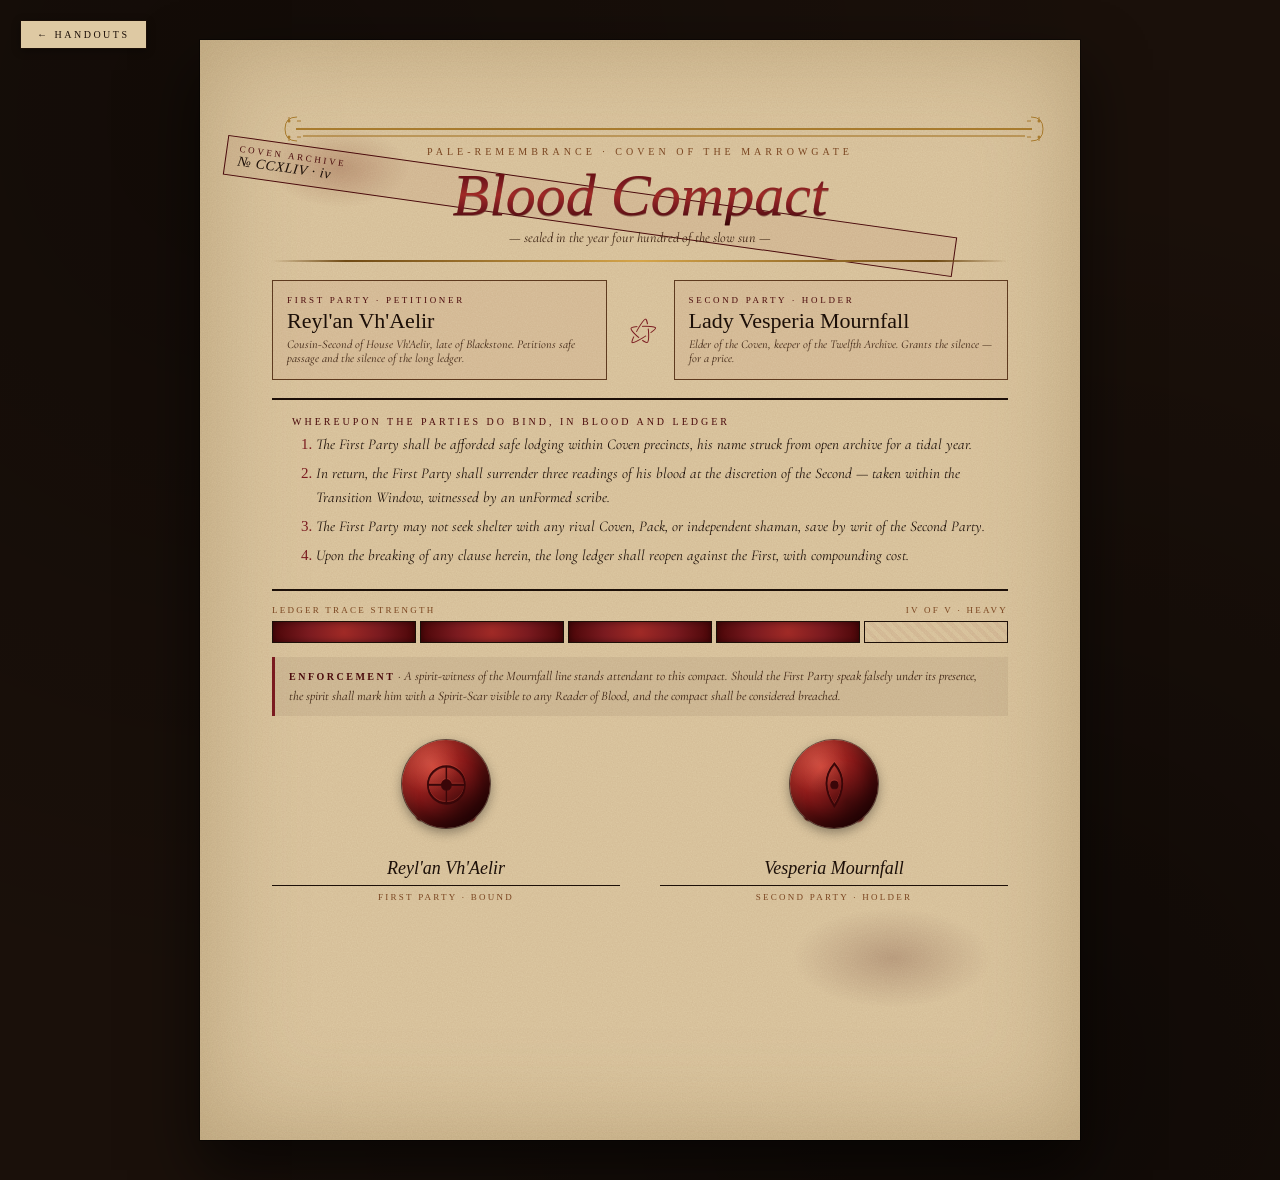
<file: handouts/blood-compact.html>
<!DOCTYPE html>
<html lang="en">
<head>
<meta charset="UTF-8">
<title>Dusk — Blood Compact</title>
<link rel="stylesheet" href="../assets/dusk.css">
<style>
  .head{text-align:center;margin-bottom:14px}
  .head .imprint{font-family:"IM Fell English SC",serif;font-size:10px;letter-spacing:.4em;color:var(--rust);text-transform:uppercase}
  .head h1{font-size:60px;line-height:1;margin:8px 0 4px;font-style:italic}
  .head .h1-gilt{
    background:linear-gradient(180deg,#5a0608 0%,#7a1a1f 30%,#a02a26 50%,#7a1a1f 70%,#3a0608 100%);
    background-clip:text;-webkit-background-clip:text;color:transparent;
    filter:drop-shadow(0 1px 0 rgba(74,10,12,.5));
  }
  .head .deck{font-style:italic;font-size:14px;color:var(--ink-2)}
  .parties{display:grid;grid-template-columns:1fr auto 1fr;gap:20px;align-items:center;margin:18px 0}
  .party{padding:14px;border:1px solid var(--ink-3);background:rgba(122,26,31,.04)}
  .party .role{font-family:"IM Fell English SC",serif;font-size:9px;letter-spacing:.3em;color:var(--blood-deep);text-transform:uppercase;margin-bottom:4px}
  .party .name{font-family:"IM Fell English",serif;font-size:22px;line-height:1.1}
  .party .desc{font-size:12px;color:var(--ink-2);font-style:italic;margin-top:4px}
  .vs{font-family:"IM Fell English",serif;font-style:italic;font-size:28px;color:var(--blood);text-align:center}
  .terms{
    margin:14px 0;padding:16px 20px;border-top:2px double var(--ink);border-bottom:2px double var(--ink);
  }
  .terms .lbl{font-family:"IM Fell English SC",serif;font-size:10px;letter-spacing:.3em;color:var(--blood-deep);text-transform:uppercase;margin-bottom:6px}
  .terms ol{margin:0;padding-left:24px}
  .terms li{font-size:15px;line-height:1.55;margin:6px 0;font-style:italic}
  .terms li::marker{color:var(--blood);font-style:normal;font-family:"IM Fell English",serif}
  .meter{margin:14px 0}
  .meter-label{display:flex;justify-content:space-between;font-family:"IM Fell English SC",serif;font-size:9px;letter-spacing:.25em;color:var(--rust);text-transform:uppercase;margin-bottom:6px}
  .meter-bar{display:grid;grid-template-columns:repeat(5,1fr);gap:4px;height:22px}
  .meter-bar .pip{
    border:1px solid var(--ink);position:relative;
    background:repeating-linear-gradient(45deg, rgba(122,26,31,.05) 0 4px, transparent 4px 8px);
  }
  .meter-bar .pip.filled{
    background:radial-gradient(circle at 50% 50%, #a02a26 0%, #7a1a1f 50%, #4a0608 100%);
    box-shadow:inset 0 0 6px rgba(0,0,0,.4);
  }
  .seal-row{display:grid;grid-template-columns:1fr 1fr;gap:40px;margin-top:24px;align-items:end}
  .seal-cell{text-align:center}
  .seal-cell .line{border-bottom:1px solid var(--ink);height:48px;position:relative;display:flex;align-items:flex-end;justify-content:center;padding-bottom:6px}
  .seal-cell .name{font-family:"IM Fell English",serif;font-style:italic;font-size:18px;color:var(--ink)}
  .seal-cell .cap{font-family:"IM Fell English SC",serif;font-size:9px;letter-spacing:.25em;color:var(--rust);text-transform:uppercase;margin-top:6px}
  .seal-cell .wax-seal{margin:0 auto 10px;width:88px;height:88px}
  .enforcement{
    margin-top:14px;padding:10px 14px;background:rgba(40,5,8,.06);border-left:3px solid var(--blood);
    font-style:italic;font-size:13px;line-height:1.5;color:var(--ink-2);
  }
  .enforcement b{font-family:"IM Fell English SC",serif;font-style:normal;font-size:10px;letter-spacing:.25em;color:var(--blood-deep);text-transform:uppercase}
  .archive-tag{
    position:absolute;top:80px;right:50px;transform:rotate(8deg);
    border:1px solid var(--blood-deep);padding:6px 12px;
    font-family:"IM Fell English SC",serif;font-size:9px;letter-spacing:.3em;color:var(--blood-deep);text-transform:uppercase;
    background:rgba(122,26,31,.05);
  }
  .archive-tag .num{font-family:"IM Fell English",serif;font-style:italic;font-size:14px;letter-spacing:.05em;color:var(--ink);margin-top:2px;text-transform:none}
</style>
</head>
<body>
<div class="desk">
  <a href="../index.html" class="back-link">← Handouts</a>
  <div class="sheet">
    <div class="paper-texture"></div>
    <span class="stain s1"></span><span class="stain s2"></span>
    <div class="frame-border">
      <svg class="corner tl" viewBox="0 0 28 28"><path d="M2 14 Q2 2 14 2 M6 2 L6 6 M14 6 L18 6" stroke="currentColor" stroke-width="1" fill="none"/><circle cx="6" cy="6" r="1.5" fill="currentColor"/></svg>
      <svg class="corner tr" viewBox="0 0 28 28"><path d="M2 14 Q2 2 14 2 M6 2 L6 6 M14 6 L18 6" stroke="currentColor" stroke-width="1" fill="none"/><circle cx="6" cy="6" r="1.5" fill="currentColor"/></svg>
      <svg class="corner bl" viewBox="0 0 28 28"><path d="M2 14 Q2 2 14 2 M6 2 L6 6 M14 6 L18 6" stroke="currentColor" stroke-width="1" fill="none"/><circle cx="6" cy="6" r="1.5" fill="currentColor"/></svg>
      <svg class="corner br" viewBox="0 0 28 28"><path d="M2 14 Q2 2 14 2 M6 2 L6 6 M14 6 L18 6" stroke="currentColor" stroke-width="1" fill="none"/><circle cx="6" cy="6" r="1.5" fill="currentColor"/></svg>
    </div>

    <div class="archive-tag">
      Coven Archive<br/>
      <span class="num">№ CCXLIV · iv</span>
    </div>

    <div class="head">
      <div class="imprint">Pale-Remembrance · Coven of the Marrowgate</div>
      <h1 class="h1-gilt">Blood Compact</h1>
      <div class="deck">— sealed in the year four hundred of the slow sun —</div>
    </div>
    <div class="gilt-rule"></div>

    <div class="parties">
      <div class="party">
        <div class="role">First Party · Petitioner</div>
        <div class="name">Reyl'an Vh'Aelir</div>
        <div class="desc">Cousin-Second of House Vh'Aelir, late of Blackstone. Petitions safe passage and the silence of the long ledger.</div>
      </div>
      <div class="vs">⚝</div>
      <div class="party">
        <div class="role">Second Party · Holder</div>
        <div class="name">Lady Vesperia Mournfall</div>
        <div class="desc">Elder of the Coven, keeper of the Twelfth Archive. Grants the silence — for a price.</div>
      </div>
    </div>

    <div class="terms">
      <div class="lbl">Whereupon the parties do bind, in blood and ledger</div>
      <ol>
        <li>The First Party shall be afforded safe lodging within Coven precincts, his name struck from open archive for a tidal year.</li>
        <li>In return, the First Party shall surrender three readings of his blood at the discretion of the Second — taken within the Transition Window, witnessed by an unFormed scribe.</li>
        <li>The First Party may not seek shelter with any rival Coven, Pack, or independent shaman, save by writ of the Second Party.</li>
        <li>Upon the breaking of any clause herein, the long ledger shall reopen against the First, with compounding cost.</li>
      </ol>
    </div>

    <div class="meter">
      <div class="meter-label"><span>Ledger Trace Strength</span><span>iv of v · Heavy</span></div>
      <div class="meter-bar">
        <div class="pip filled"></div>
        <div class="pip filled"></div>
        <div class="pip filled"></div>
        <div class="pip filled"></div>
        <div class="pip"></div>
      </div>
    </div>

    <div class="enforcement">
      <b>Enforcement</b> · A spirit-witness of the Mournfall line stands attendant to this compact. Should the First Party speak falsely under its presence, the spirit shall mark him with a Spirit-Scar visible to any Reader of Blood, and the compact shall be considered breached.
    </div>

    <div class="seal-row">
      <div class="seal-cell">
        <div class="wax-seal">
          <svg viewBox="0 0 40 40"><circle cx="20" cy="20" r="14" stroke="currentColor" fill="none" stroke-width="1.2"/><path d="M20 6 L20 34 M6 20 L34 20" stroke="currentColor" stroke-width="1"/><circle cx="20" cy="20" r="4" fill="currentColor"/></svg>
        </div>
        <div class="line"><span class="name">Reyl'an Vh'Aelir</span></div>
        <div class="cap">First Party · Bound</div>
      </div>
      <div class="seal-cell">
        <div class="wax-seal">
          <svg viewBox="0 0 40 40"><path d="M20 4 Q8 18 20 36 Q32 18 20 4 Z" stroke="currentColor" fill="none" stroke-width="1.2"/><circle cx="20" cy="20" r="3" fill="currentColor"/></svg>
        </div>
        <div class="line"><span class="name">Vesperia Mournfall</span></div>
        <div class="cap">Second Party · Holder</div>
      </div>
    </div>
  </div>
</div>
</body>
</html>
</file>
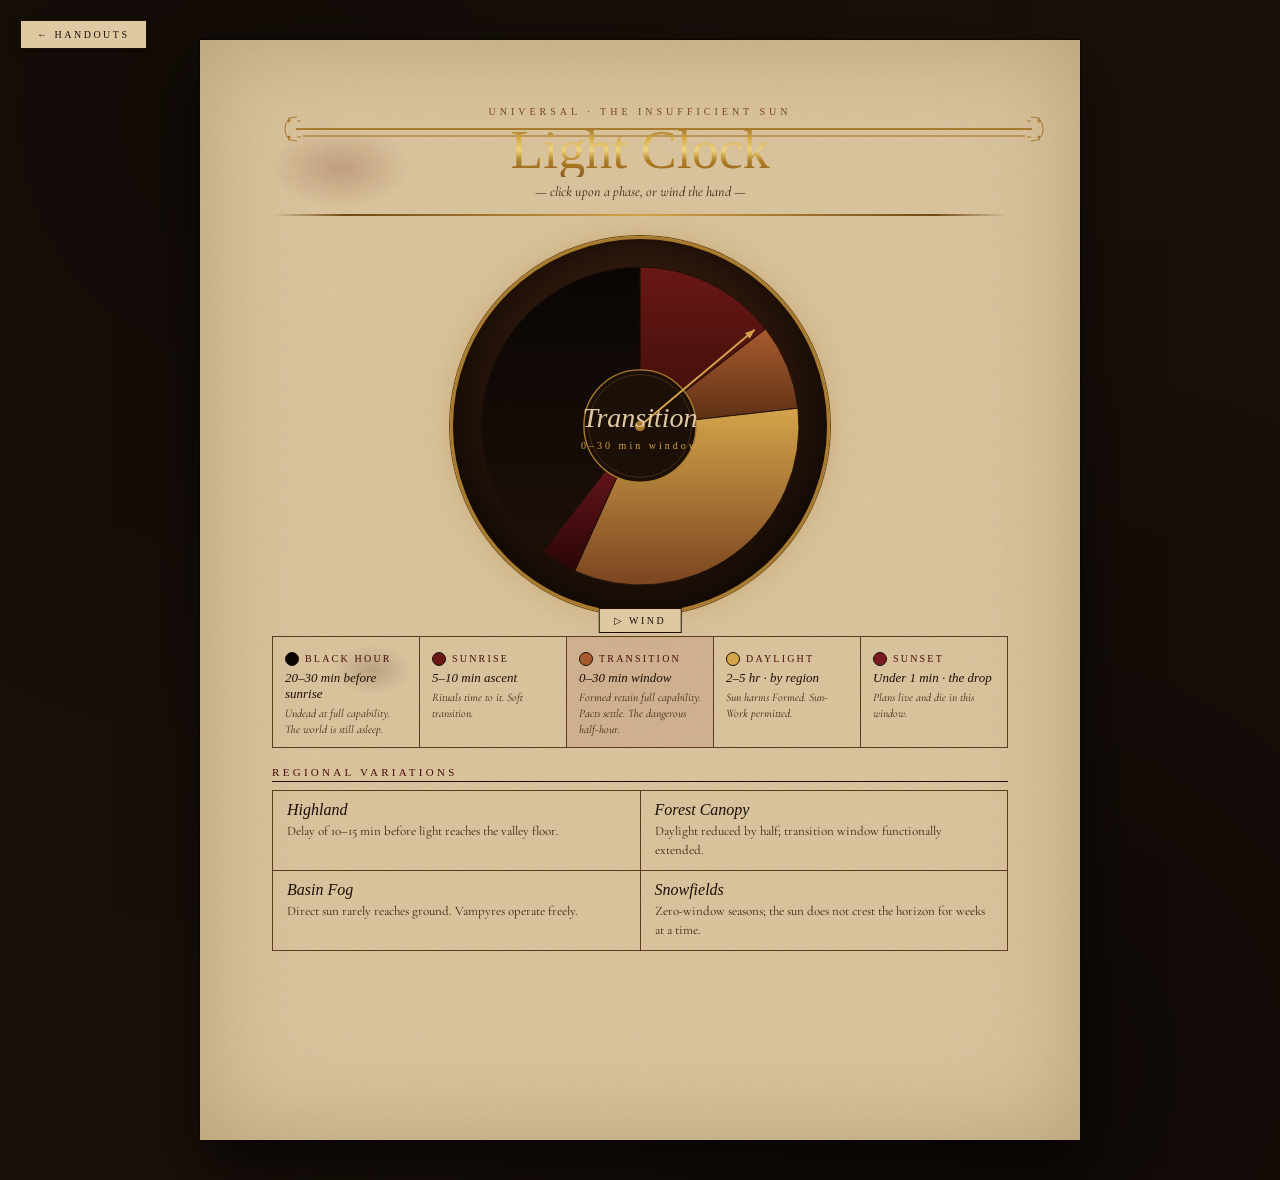
<file: handouts/light-clock.html>
<!DOCTYPE html>
<html lang="en">
<head>
<meta charset="UTF-8">
<title>Dusk — Light Clock</title>
<link rel="stylesheet" href="../assets/dusk.css">
<style>
  .head{text-align:center;margin-bottom:14px}
  .head .imprint{font-family:"IM Fell English SC",serif;font-size:10px;letter-spacing:.4em;color:var(--rust);text-transform:uppercase}
  .head h1{font-size:54px;line-height:1;margin:6px 0}
  .head .h1-gilt{
    background:linear-gradient(180deg,#8a5d1c 0%,#d9ad48 30%,#f0d480 50%,#b07f24 70%,#8a5d1c 100%);
    background-clip:text;-webkit-background-clip:text;color:transparent;
  }
  .clock-wrap{display:flex;justify-content:center;margin:20px 0}
  .clock{
    width:380px;height:380px;border-radius:50%;
    background:radial-gradient(circle at 50% 30%,#3a200f 0%,#1c0f08 70%);
    border:3px solid var(--gilt);
    box-shadow:
      0 0 0 1px var(--gilt-deep),
      0 0 30px rgba(168,123,46,.3),
      inset 0 0 40px rgba(0,0,0,.5);
    position:relative;cursor:pointer;
  }
  .clock svg{position:absolute;inset:0;width:100%;height:100%}
  .clock .label{
    position:absolute;left:50%;top:50%;transform:translate(-50%,-50%);
    text-align:center;color:var(--vellum);
  }
  .clock .label .phase{font-family:"IM Fell English",serif;font-size:28px;font-style:italic}
  .clock .label .time{font-family:"IM Fell English SC",serif;font-size:10px;letter-spacing:.3em;color:var(--gilt-bright);margin-top:6px}
  .phases-legend{display:grid;grid-template-columns:repeat(5,1fr);gap:0;margin-top:12px;border-top:1px solid var(--ink-3);border-left:1px solid var(--ink-3)}
  .leg{padding:10px 12px;border-right:1px solid var(--ink-3);border-bottom:1px solid var(--ink-3);cursor:pointer;transition:background .2s}
  .leg:hover{background:rgba(168,123,46,.08)}
  .leg.active{background:rgba(122,26,31,.1)}
  .leg .swatch{width:14px;height:14px;border-radius:50%;display:inline-block;margin-right:6px;vertical-align:middle;border:1px solid var(--ink)}
  .leg .name{font-family:"IM Fell English SC",serif;font-size:10px;letter-spacing:.22em;color:var(--blood-deep);text-transform:uppercase}
  .leg .dur{font-family:"IM Fell English",serif;font-style:italic;font-size:13px;color:var(--ink);margin-top:3px}
  .leg .effect{font-size:11.5px;color:var(--ink-2);font-style:italic;margin-top:3px;line-height:1.4}
  .section-h{font-family:"IM Fell English SC",serif;font-size:11px;letter-spacing:.3em;color:var(--blood-deep);border-bottom:1px solid var(--ink);padding-bottom:3px;margin:18px 0 8px;text-transform:uppercase}
  .regions{display:grid;grid-template-columns:1fr 1fr;gap:0;border-top:1px solid var(--ink-3);border-left:1px solid var(--ink-3)}
  .region{padding:10px 14px;border-right:1px solid var(--ink-3);border-bottom:1px solid var(--ink-3)}
  .region .name{font-family:"IM Fell English",serif;font-style:italic;font-size:16px;color:var(--ink)}
  .region .effect{font-size:13px;line-height:1.45;color:var(--ink-2);margin-top:3px}
  .head .deck{font-style:italic;font-size:14px;color:var(--ink-2)}
  .play{
    position:absolute;bottom:-20px;left:50%;transform:translateX(-50%);
    background:var(--vellum);border:1px solid var(--ink);padding:6px 14px;
    font-family:"IM Fell English SC",serif;font-size:10px;letter-spacing:.25em;cursor:pointer;
    color:var(--ink);text-transform:uppercase;
  }
  .play:hover{background:var(--vellum-deep)}
</style>
</head>
<body>
<div class="desk">
  <a href="../index.html" class="back-link">← Handouts</a>
  <div class="sheet">
    <div class="paper-texture"></div>
    <span class="stain s1"></span><span class="stain s3"></span>
    <div class="frame-border">
      <svg class="corner tl" viewBox="0 0 28 28"><path d="M2 14 Q2 2 14 2 M6 2 L6 6 M14 6 L18 6" stroke="currentColor" stroke-width="1" fill="none"/><circle cx="6" cy="6" r="1.5" fill="currentColor"/></svg>
      <svg class="corner tr" viewBox="0 0 28 28"><path d="M2 14 Q2 2 14 2 M6 2 L6 6 M14 6 L18 6" stroke="currentColor" stroke-width="1" fill="none"/><circle cx="6" cy="6" r="1.5" fill="currentColor"/></svg>
      <svg class="corner bl" viewBox="0 0 28 28"><path d="M2 14 Q2 2 14 2 M6 2 L6 6 M14 6 L18 6" stroke="currentColor" stroke-width="1" fill="none"/><circle cx="6" cy="6" r="1.5" fill="currentColor"/></svg>
      <svg class="corner br" viewBox="0 0 28 28"><path d="M2 14 Q2 2 14 2 M6 2 L6 6 M14 6 L18 6" stroke="currentColor" stroke-width="1" fill="none"/><circle cx="6" cy="6" r="1.5" fill="currentColor"/></svg>
    </div>

    <div class="head">
      <div class="imprint">Universal · The Insufficient Sun</div>
      <h1 class="h1-gilt">Light Clock</h1>
      <div class="deck">— click upon a phase, or wind the hand —</div>
    </div>
    <div class="gilt-rule"></div>

    <div class="clock-wrap">
      <div class="clock" id="clock">
        <svg viewBox="0 0 400 400">
          <!-- 5 phase arcs -->
          <defs>
            <linearGradient id="black" x1="0" y1="0" x2="0" y2="1"><stop offset="0" stop-color="#0a0604"/><stop offset="1" stop-color="#1c0f08"/></linearGradient>
            <linearGradient id="rise" x1="0" y1="0" x2="0" y2="1"><stop offset="0" stop-color="#6a1814"/><stop offset="1" stop-color="#3a0e0a"/></linearGradient>
            <linearGradient id="trans" x1="0" y1="0" x2="0" y2="1"><stop offset="0" stop-color="#a85a2e"/><stop offset="1" stop-color="#5a2e14"/></linearGradient>
            <linearGradient id="day" x1="0" y1="0" x2="0" y2="1"><stop offset="0" stop-color="#d4a44a"/><stop offset="1" stop-color="#7a4520"/></linearGradient>
            <linearGradient id="set" x1="0" y1="0" x2="0" y2="1"><stop offset="0" stop-color="#7a1a1f"/><stop offset="1" stop-color="#2a0608"/></linearGradient>
          </defs>
          <!-- arcs: 5 phases unequal: black 30%, rise 8%, trans 12%, day 48%, set 2% -->
          <g transform="translate(200,200)">
            <path d="M 0 -170 A 170 170 0 0 1 134.36 -103.83 L 0 0 Z" fill="url(#rise)" stroke="#1c0f08" stroke-width="1" data-phase="rise"/>
            <path d="M 134.36 -103.83 A 170 170 0 0 1 168.95 -19.05 L 0 0 Z" fill="url(#trans)" stroke="#1c0f08" stroke-width="1" data-phase="trans"/>
            <path d="M 168.95 -19.05 A 170 170 0 0 1 -69.85 155.07 L 0 0 Z" fill="url(#day)" stroke="#1c0f08" stroke-width="1" data-phase="day"/>
            <path d="M -69.85 155.07 A 170 170 0 0 1 -103.83 134.36 L 0 0 Z" fill="url(#set)" stroke="#1c0f08" stroke-width="1" data-phase="set"/>
            <path d="M -103.83 134.36 A 170 170 0 0 1 0 -170 L 0 0 Z" fill="url(#black)" stroke="#1c0f08" stroke-width="1" data-phase="black"/>
            <!-- gilt center -->
            <circle r="60" fill="#1c0f08" stroke="#a87b2e" stroke-width="1.5"/>
            <circle r="55" fill="none" stroke="#a87b2e" stroke-width=".5" opacity=".6"/>
            <!-- hand -->
            <line id="hand" x1="0" y1="0" x2="0" y2="-160" stroke="#d4a44a" stroke-width="2"/>
            <polygon id="handTip" points="0,-160 -4,-150 4,-150" fill="#d4a44a"/>
            <circle r="6" fill="#a87b2e" stroke="#1c0f08" stroke-width="1"/>
          </g>
        </svg>
        <div class="label">
          <div class="phase" id="phaseName">Transition</div>
          <div class="time" id="phaseTime">0 — 30 min</div>
        </div>
        <button class="play" id="play">▷  Wind</button>
      </div>
    </div>

    <div class="phases-legend" id="legend">
      <div class="leg" data-phase="black"><span class="swatch" style="background:#0a0604"></span><span class="name">Black Hour</span><div class="dur">20–30 min before sunrise</div><div class="effect">Undead at full capability. The world is still asleep.</div></div>
      <div class="leg" data-phase="rise"><span class="swatch" style="background:#6a1814"></span><span class="name">Sunrise</span><div class="dur">5–10 min ascent</div><div class="effect">Rituals time to it. Soft transition.</div></div>
      <div class="leg active" data-phase="trans"><span class="swatch" style="background:#a85a2e"></span><span class="name">Transition</span><div class="dur">0–30 min window</div><div class="effect">Formed retain full capability. Pacts settle. The dangerous half-hour.</div></div>
      <div class="leg" data-phase="day"><span class="swatch" style="background:#d4a44a"></span><span class="name">Daylight</span><div class="dur">2–5 hr · by region</div><div class="effect">Sun harms Formed. Sun-Work permitted.</div></div>
      <div class="leg" data-phase="set"><span class="swatch" style="background:#7a1a1f"></span><span class="name">Sunset</span><div class="dur">Under 1 min · the drop</div><div class="effect">Plans live and die in this window.</div></div>
    </div>

    <div class="section-h">Regional Variations</div>
    <div class="regions">
      <div class="region"><div class="name">Highland</div><div class="effect">Delay of 10–15 min before light reaches the valley floor.</div></div>
      <div class="region"><div class="name">Forest Canopy</div><div class="effect">Daylight reduced by half; transition window functionally extended.</div></div>
      <div class="region"><div class="name">Basin Fog</div><div class="effect">Direct sun rarely reaches ground. Vampyres operate freely.</div></div>
      <div class="region"><div class="name">Snowfields</div><div class="effect">Zero-window seasons; the sun does not crest the horizon for weeks at a time.</div></div>
    </div>
  </div>
</div>

<script>
  const phases = {
    black:{name:'Black Hour', time:'20–30 min before sunrise', deg:-90},
    rise:{name:'Sunrise', time:'5–10 min ascent', deg:14},
    trans:{name:'Transition', time:'0–30 min window', deg:50},
    day:{name:'Daylight', time:'2–5 hours', deg:130},
    set:{name:'Sunset', time:'Under 1 min', deg:228}
  };
  const hand = document.getElementById('hand');
  const tip = document.getElementById('handTip');
  const pn = document.getElementById('phaseName');
  const pt = document.getElementById('phaseTime');
  const legs = document.querySelectorAll('.leg');
  function setPhase(key){
    const p = phases[key];
    pn.textContent = p.name; pt.textContent = p.time;
    hand.setAttribute('transform', `rotate(${p.deg})`);
    tip.setAttribute('transform', `rotate(${p.deg})`);
    legs.forEach(l => l.classList.toggle('active', l.dataset.phase===key));
  }
  legs.forEach(l => l.addEventListener('click', () => setPhase(l.dataset.phase)));
  document.querySelectorAll('[data-phase]').forEach(p => {
    if (p.tagName==='path') p.addEventListener('click', () => setPhase(p.dataset.phase));
  });
  let winding = false;
  document.getElementById('play').addEventListener('click', () => {
    if (winding) return; winding = true;
    const order = ['black','rise','trans','day','set'];
    let i = 0;
    const step = () => {
      setPhase(order[i]); i++;
      if (i<order.length) setTimeout(step, 900);
      else winding = false;
    };
    step();
  });
  setPhase('trans');
</script>
</body>
</html>
</file>
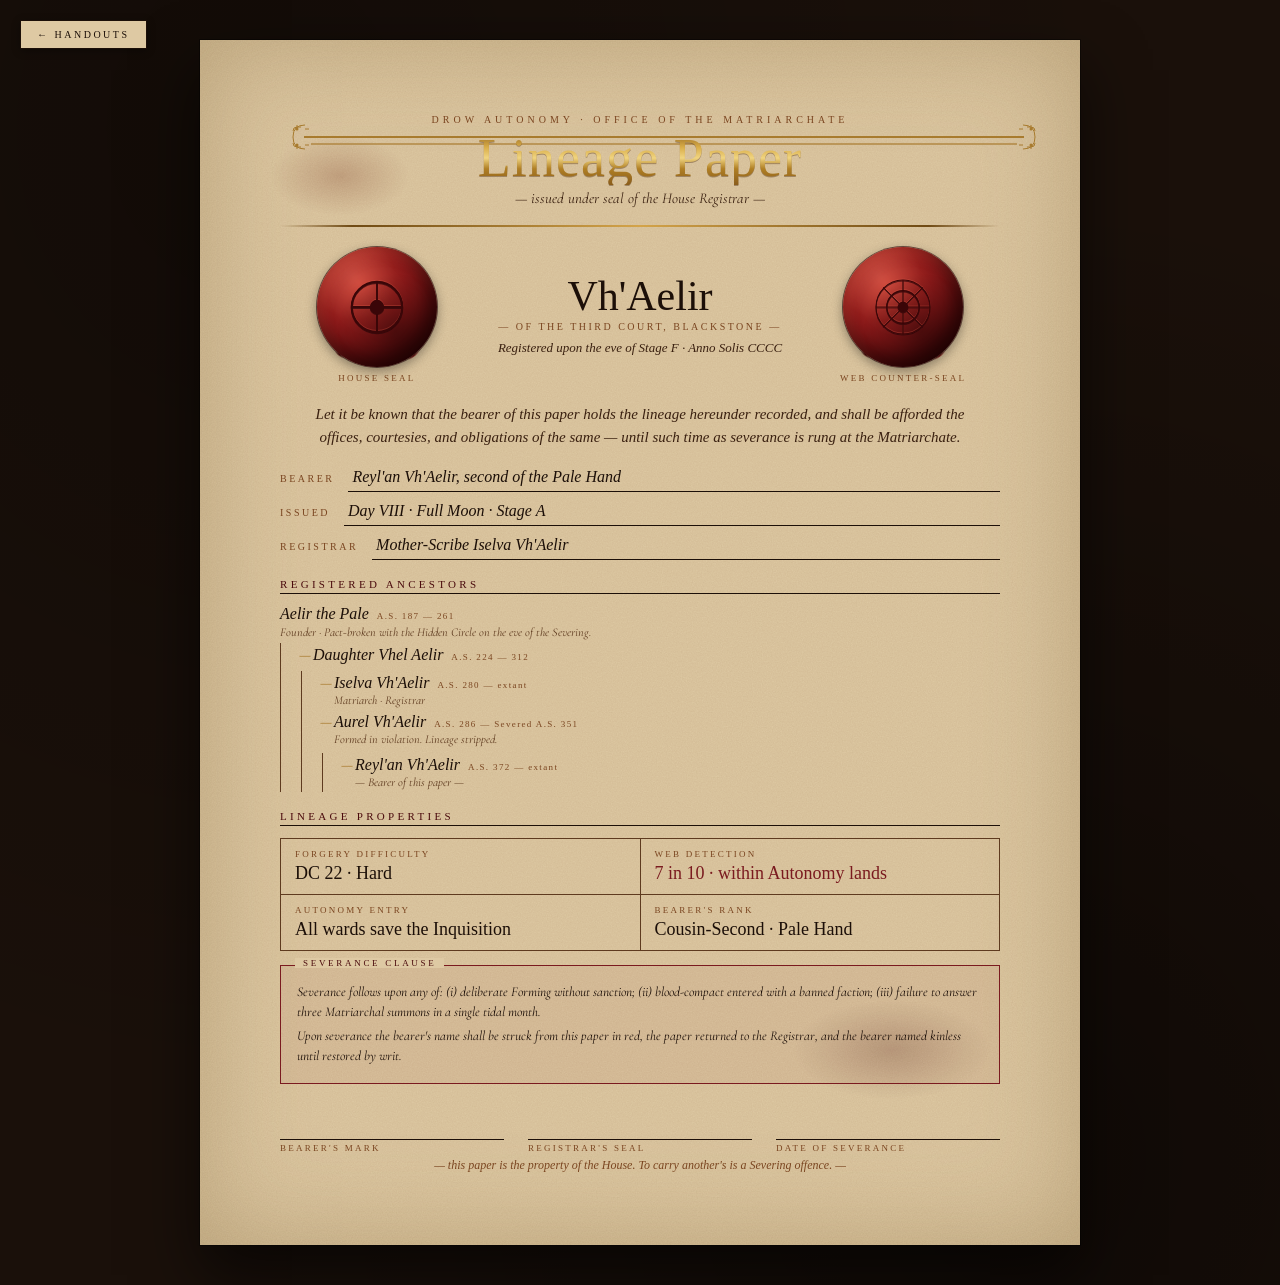
<file: handouts/lineage-paper.html>
<!DOCTYPE html>
<html lang="en">
<head>
<meta charset="UTF-8">
<title>Dusk — Lineage Paper</title>
<link rel="stylesheet" href="../assets/dusk.css">
<style>
  .sheet{padding:72px 80px}
  .head{text-align:center;margin-bottom:18px}
  .head .imprint{font-family:"IM Fell English SC",serif;font-size:10px;letter-spacing:.4em;color:var(--rust);text-transform:uppercase}
  .head h1{font-size:54px;line-height:1;margin:6px 0 4px;letter-spacing:.02em}
  .head .h1-gilt{
    background:linear-gradient(180deg,#8a5d1c 0%,#d9ad48 30%,#f0d480 50%,#b07f24 70%,#8a5d1c 100%);
    background-clip:text;-webkit-background-clip:text;color:transparent;
    filter:drop-shadow(0 1px 0 rgba(74,40,12,.4));
  }
  .head .deck{font-style:italic;font-size:15px;color:var(--ink-2)}
  .stamp-block{
    display:grid;grid-template-columns:1fr auto 1fr;gap:24px;align-items:center;margin:20px 0;
  }
  .seal-col{display:flex;flex-direction:column;align-items:center;gap:6px}
  .seal-col .cap{font-family:"IM Fell English SC",serif;font-size:9px;letter-spacing:.25em;color:var(--rust);text-transform:uppercase}
  .preamble{
    font-family:"IM Fell English",serif;font-style:italic;font-size:15px;line-height:1.55;
    text-align:center;color:var(--ink-2);margin:0 24px 18px;
  }
  .section-h{
    font-family:"IM Fell English SC",serif;font-size:11px;letter-spacing:.3em;color:var(--blood-deep);
    text-transform:uppercase;border-bottom:1px solid var(--ink);padding-bottom:3px;margin:18px 0 10px;
  }
  .lineage-tree{margin:6px 0}
  .lineage-tree ul{list-style:none;padding-left:20px;margin:4px 0;border-left:1px solid var(--ink-3)}
  .lineage-tree li{padding:3px 0 3px 12px;font-size:14.5px;position:relative}
  .lineage-tree li::before{content:"—";position:absolute;left:-2px;color:var(--gilt);font-weight:bold}
  .lineage-tree .name{font-family:"IM Fell English",serif;font-style:italic;font-size:16px;color:var(--ink)}
  .lineage-tree .yr{font-family:"IM Fell English SC",serif;font-size:9px;letter-spacing:.15em;color:var(--rust);margin-left:8px}
  .lineage-tree .note{font-size:12px;color:var(--ink-3);font-style:italic;display:block;margin-top:1px}
  .severance{
    border:1px solid var(--blood);padding:12px 16px;margin:14px 0;
    background:rgba(122,26,31,.05);position:relative;
  }
  .severance::before{
    content:"SEVERANCE CLAUSE";position:absolute;top:-8px;left:14px;background:var(--vellum);
    padding:0 8px;font-family:"IM Fell English SC",serif;font-size:9px;letter-spacing:.3em;color:var(--blood-deep);
  }
  .severance p{margin:4px 0;font-size:13.5px;line-height:1.5;font-style:italic}
  .stats{display:grid;grid-template-columns:1fr 1fr;gap:0;margin-top:12px;border-top:1px solid var(--ink-3);border-left:1px solid var(--ink-3)}
  .stat{padding:10px 14px;border-right:1px solid var(--ink-3);border-bottom:1px solid var(--ink-3)}
  .stat .k{font-family:"IM Fell English SC",serif;font-size:9px;letter-spacing:.25em;color:var(--rust);text-transform:uppercase;margin-bottom:4px}
  .stat .v{font-family:"IM Fell English",serif;font-size:18px;color:var(--ink)}
  .stat .v.score{color:var(--blood)}
  .footer-note{
    margin-top:18px;text-align:center;font-family:"IM Fell English",serif;font-style:italic;font-size:12px;color:var(--rust);
  }
</style>
</head>
<body>
<div class="desk">
  <a href="../index.html" class="back-link">← Handouts</a>
  <div class="sheet">
    <div class="paper-texture"></div>
    <span class="stain s1"></span><span class="stain s2"></span>
    <div class="frame-border">
      <svg class="corner tl" viewBox="0 0 28 28"><path d="M2 14 Q2 2 14 2 M2 8 Q2 4 6 4 L10 4 M6 2 L6 6 M14 6 L18 6" stroke="currentColor" stroke-width="1" fill="none"/><circle cx="6" cy="6" r="1.5" fill="currentColor"/></svg>
      <svg class="corner tr" viewBox="0 0 28 28"><path d="M2 14 Q2 2 14 2 M2 8 Q2 4 6 4 L10 4 M6 2 L6 6 M14 6 L18 6" stroke="currentColor" stroke-width="1" fill="none"/><circle cx="6" cy="6" r="1.5" fill="currentColor"/></svg>
      <svg class="corner bl" viewBox="0 0 28 28"><path d="M2 14 Q2 2 14 2 M2 8 Q2 4 6 4 L10 4 M6 2 L6 6 M14 6 L18 6" stroke="currentColor" stroke-width="1" fill="none"/><circle cx="6" cy="6" r="1.5" fill="currentColor"/></svg>
      <svg class="corner br" viewBox="0 0 28 28"><path d="M2 14 Q2 2 14 2 M2 8 Q2 4 6 4 L10 4 M6 2 L6 6 M14 6 L18 6" stroke="currentColor" stroke-width="1" fill="none"/><circle cx="6" cy="6" r="1.5" fill="currentColor"/></svg>
    </div>

    <div class="head">
      <div class="imprint">Drow Autonomy · Office of the Matriarchate</div>
      <h1 class="h1-gilt">Lineage Paper</h1>
      <div class="deck">— issued under seal of the House Registrar —</div>
    </div>
    <div class="gilt-rule"></div>

    <div class="stamp-block">
      <div class="seal-col">
        <div class="wax-seal">
          <svg viewBox="0 0 40 40"><circle cx="20" cy="20" r="14" stroke="currentColor" fill="none" stroke-width="1.2"/><path d="M20 6 L20 34 M6 20 L34 20" stroke="currentColor" stroke-width="1"/><circle cx="20" cy="20" r="4" fill="currentColor"/></svg>
        </div>
        <div class="cap">House Seal</div>
      </div>
      <div style="text-align:center">
        <div style="font-family:'IM Fell English',serif;font-size:42px;line-height:1">Vh'Aelir</div>
        <div class="smallcaps" style="font-size:10px;color:var(--rust);margin-top:4px">— Of the Third Court, Blackstone —</div>
        <div style="font-family:'IM Fell English',serif;font-style:italic;font-size:13px;color:var(--ink-2);margin-top:8px">Registered upon the eve of Stage F · Anno Solis CCCC</div>
      </div>
      <div class="seal-col">
        <div class="wax-seal">
          <svg viewBox="0 0 40 40"><circle cx="20" cy="20" r="3" fill="currentColor"/><circle cx="20" cy="20" r="9" stroke="currentColor" fill="none" stroke-width=".8"/><circle cx="20" cy="20" r="15" stroke="currentColor" fill="none" stroke-width=".6"/><path d="M20 5 L20 35 M5 20 L35 20 M9 9 L31 31 M31 9 L9 31" stroke="currentColor" stroke-width=".5"/></svg>
        </div>
        <div class="cap">Web Counter-Seal</div>
      </div>
    </div>

    <p class="preamble">Let it be known that the bearer of this paper holds the lineage hereunder recorded, and shall be afforded the offices, courtesies, and obligations of the same — until such time as severance is rung at the Matriarchate.</p>

    <div class="field">
      <span class="lbl">Bearer</span>
      <span class="val">Reyl'an Vh'Aelir, second of the Pale Hand</span>
    </div>
    <div class="field">
      <span class="lbl">Issued</span>
      <span class="val">Day VIII · Full Moon · Stage A</span>
    </div>
    <div class="field">
      <span class="lbl">Registrar</span>
      <span class="val">Mother-Scribe Iselva Vh'Aelir</span>
    </div>

    <div class="section-h">Registered Ancestors</div>
    <div class="lineage-tree">
      <div><span class="name">Aelir the Pale</span><span class="yr">A.S. 187 — 261</span><span class="note">Founder · Pact-broken with the Hidden Circle on the eve of the Severing.</span></div>
      <ul>
        <li><span class="name">Daughter Vhel Aelir</span><span class="yr">A.S. 224 — 312</span></li>
        <ul>
          <li><span class="name">Iselva Vh'Aelir</span><span class="yr">A.S. 280 — extant</span><span class="note">Matriarch · Registrar</span></li>
          <li><span class="name">Aurel Vh'Aelir</span><span class="yr">A.S. 286 — Severed A.S. 351</span><span class="note">Formed in violation. Lineage stripped.</span></li>
          <ul>
            <li><span class="name">Reyl'an Vh'Aelir</span><span class="yr">A.S. 372 — extant</span><span class="note">— Bearer of this paper —</span></li>
          </ul>
        </ul>
      </ul>
    </div>

    <div class="section-h">Lineage Properties</div>
    <div class="stats">
      <div class="stat"><div class="k">Forgery Difficulty</div><div class="v">DC 22 · Hard</div></div>
      <div class="stat"><div class="k">Web Detection</div><div class="v score">7 in 10 · within Autonomy lands</div></div>
      <div class="stat"><div class="k">Autonomy Entry</div><div class="v">All wards save the Inquisition</div></div>
      <div class="stat"><div class="k">Bearer's Rank</div><div class="v">Cousin-Second · Pale Hand</div></div>
    </div>

    <div class="severance">
      <p>Severance follows upon any of: (i) deliberate Forming without sanction; (ii) blood-compact entered with a banned faction; (iii) failure to answer three Matriarchal summons in a single tidal month.</p>
      <p>Upon severance the bearer's name shall be struck from this paper in red, the paper returned to the Registrar, and the bearer named <em>kinless</em> until restored by writ.</p>
    </div>

    <div class="signature">
      <div class="line" data-label="Bearer's mark"></div>
      <div class="line" data-label="Registrar's seal"></div>
      <div class="line" data-label="Date of severance"></div>
    </div>

    <div class="footer-note">— this paper is the property of the House. To carry another's is a Severing offence. —</div>
  </div>
</div>
</body>
</html>
</file>
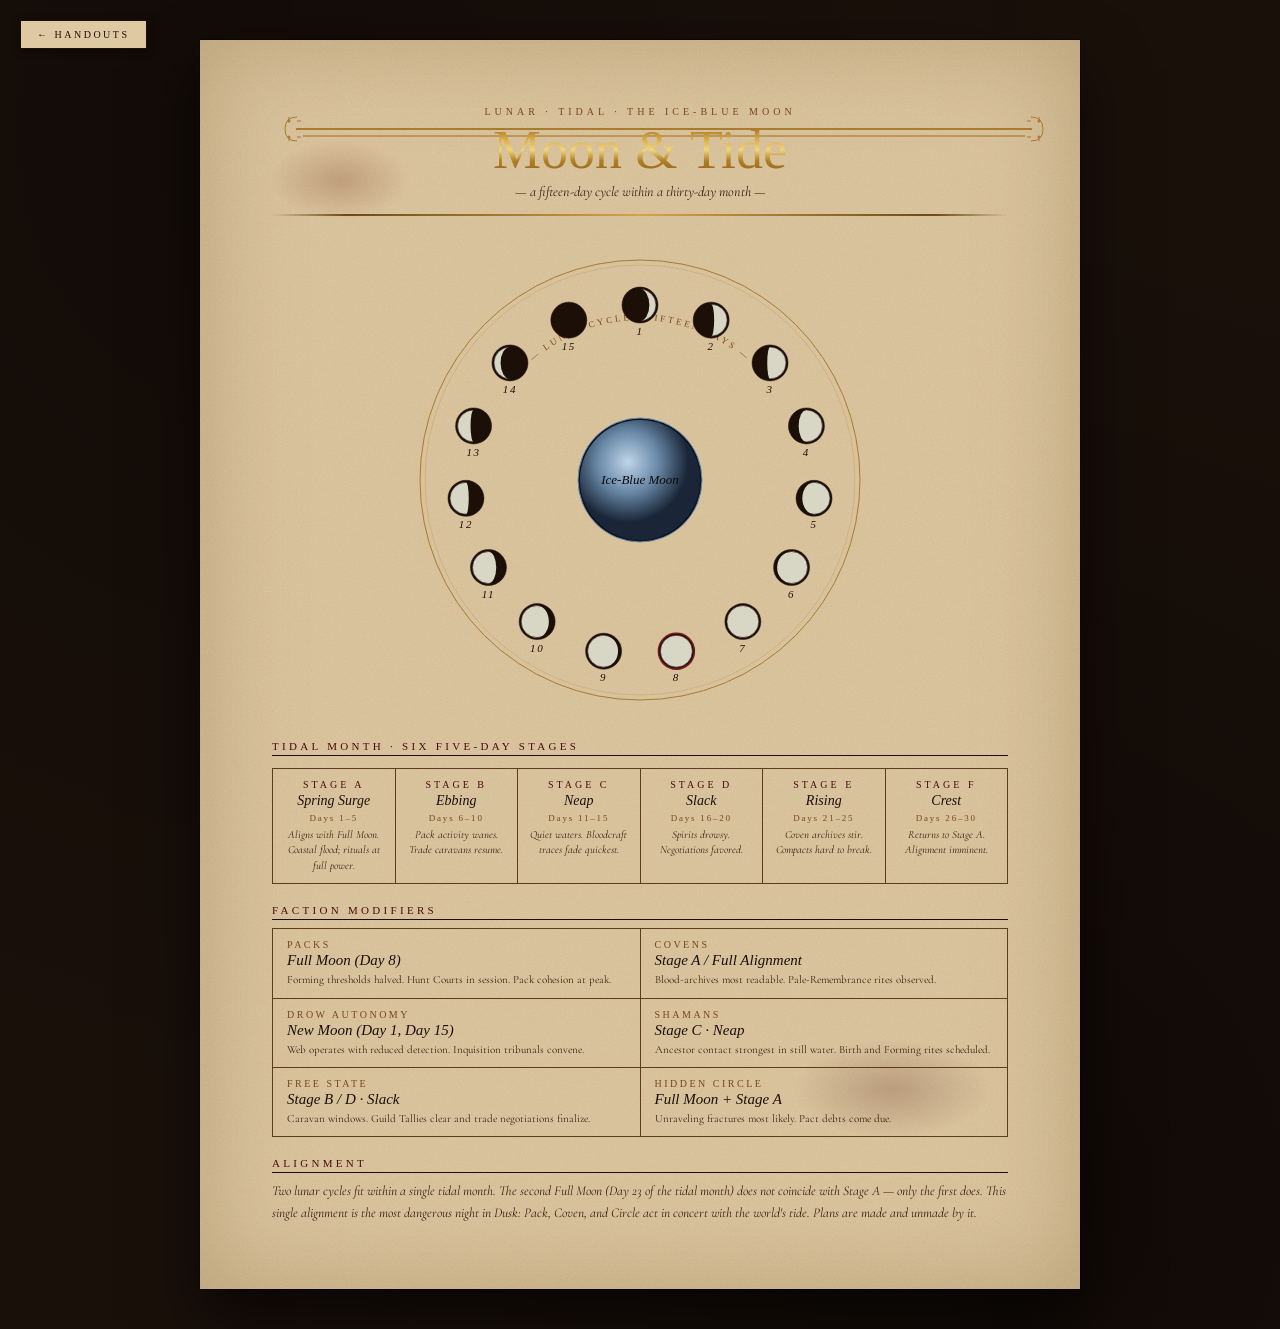
<file: handouts/moon-tide.html>
<!DOCTYPE html>
<html lang="en">
<head>
<meta charset="UTF-8">
<title>Dusk — Moon & Tide Tracker</title>
<link rel="stylesheet" href="../assets/dusk.css">
<style>
  .head{text-align:center;margin-bottom:12px}
  .head .imprint{font-family:"IM Fell English SC",serif;font-size:10px;letter-spacing:.4em;color:var(--rust);text-transform:uppercase}
  .head h1{font-size:54px;line-height:1;margin:6px 0}
  .head .h1-gilt{background:linear-gradient(180deg,#8a5d1c 0%,#d9ad48 30%,#f0d480 50%,#b07f24 70%,#8a5d1c 100%);background-clip:text;-webkit-background-clip:text;color:transparent}
  .head .deck{font-style:italic;font-size:14px;color:var(--ink-2)}

  /* Lunar dial */
  .dial-wrap{display:flex;justify-content:center;margin:24px 0 8px}
  .dial{position:relative;width:480px;height:480px}
  .dial svg{width:100%;height:100%}
  .moon-cell text{font-family:"IM Fell English SC",serif;font-size:9px;letter-spacing:.15em;fill:var(--ink-2)}
  .moon-cell .num{font-family:"IM Fell English",serif;font-style:italic;font-size:11px;fill:var(--ink)}
  .moon-cell circle.bg{fill:#1c0f08;stroke:var(--ink);stroke-width:.5}
  .moon-cell .lit{fill:#d8d6c4}
  .moon-cell.active circle.bg{stroke:var(--blood);stroke-width:1.5}
  .ring-label{font-family:"IM Fell English SC",serif;font-size:9px;letter-spacing:.3em;fill:var(--rust);text-transform:uppercase}

  /* Tidal stages legend */
  .tides{display:grid;grid-template-columns:repeat(6,1fr);gap:0;border-top:1px solid var(--ink-3);border-left:1px solid var(--ink-3);margin-top:12px}
  .tide{padding:10px 8px;border-right:1px solid var(--ink-3);border-bottom:1px solid var(--ink-3);text-align:center}
  .tide .stage{font-family:"IM Fell English SC",serif;font-size:10px;letter-spacing:.3em;color:var(--blood-deep);text-transform:uppercase}
  .tide .name{font-family:"IM Fell English",serif;font-style:italic;font-size:14px;color:var(--ink);margin-top:3px}
  .tide .days{font-family:"IM Fell English SC",serif;font-size:9px;letter-spacing:.2em;color:var(--rust);margin-top:4px}
  .tide .effect{font-size:11px;color:var(--ink-2);font-style:italic;margin-top:4px;line-height:1.4}

  .section-h{font-family:"IM Fell English SC",serif;font-size:11px;letter-spacing:.3em;color:var(--blood-deep);border-bottom:1px solid var(--ink);padding-bottom:3px;margin:20px 0 8px;text-transform:uppercase}

  .modifiers{display:grid;grid-template-columns:1fr 1fr;gap:0;border-top:1px solid var(--ink-3);border-left:1px solid var(--ink-3)}
  .mod{padding:10px 14px;border-right:1px solid var(--ink-3);border-bottom:1px solid var(--ink-3)}
  .mod .who{font-family:"IM Fell English SC",serif;font-size:10px;letter-spacing:.25em;color:var(--rust);text-transform:uppercase}
  .mod .what{font-family:"IM Fell English",serif;font-style:italic;font-size:15px;color:var(--ink);margin-top:2px}
  .mod .when{font-size:11px;color:var(--ink-2);margin-top:3px;line-height:1.4}
</style>
</head>
<body>
<div class="desk">
  <a href="../index.html" class="back-link">← Handouts</a>
  <div class="sheet">
    <div class="paper-texture"></div>
    <span class="stain s1"></span><span class="stain s2"></span>
    <div class="frame-border">
      <svg class="corner tl" viewBox="0 0 28 28"><path d="M2 14 Q2 2 14 2 M6 2 L6 6 M14 6 L18 6" stroke="currentColor" stroke-width="1" fill="none"/><circle cx="6" cy="6" r="1.5" fill="currentColor"/></svg>
      <svg class="corner tr" viewBox="0 0 28 28"><path d="M2 14 Q2 2 14 2 M6 2 L6 6 M14 6 L18 6" stroke="currentColor" stroke-width="1" fill="none"/><circle cx="6" cy="6" r="1.5" fill="currentColor"/></svg>
      <svg class="corner bl" viewBox="0 0 28 28"><path d="M2 14 Q2 2 14 2 M6 2 L6 6 M14 6 L18 6" stroke="currentColor" stroke-width="1" fill="none"/><circle cx="6" cy="6" r="1.5" fill="currentColor"/></svg>
      <svg class="corner br" viewBox="0 0 28 28"><path d="M2 14 Q2 2 14 2 M6 2 L6 6 M14 6 L18 6" stroke="currentColor" stroke-width="1" fill="none"/><circle cx="6" cy="6" r="1.5" fill="currentColor"/></svg>
    </div>

    <div class="head">
      <div class="imprint">Lunar · Tidal · The Ice-Blue Moon</div>
      <h1 class="h1-gilt">Moon &amp; Tide</h1>
      <div class="deck">— a fifteen-day cycle within a thirty-day month —</div>
    </div>
    <div class="gilt-rule"></div>

    <div class="dial-wrap">
      <div class="dial" id="dial">
        <svg viewBox="0 0 480 480">
          <!-- outer gilt ring -->
          <circle cx="240" cy="240" r="220" fill="none" stroke="#a87b2e" stroke-width="1"/>
          <circle cx="240" cy="240" r="215" fill="none" stroke="#a87b2e" stroke-width=".4" opacity=".6"/>
          <!-- ring labels -->
          <path id="topArc" d="M 80 240 A 160 160 0 0 1 400 240" fill="none"/>
          <text class="ring-label"><textPath href="#topArc" startOffset="50%" text-anchor="middle">— Lunar Cycle · Fifteen Days —</textPath></text>
          <!-- inner orb -->
          <circle cx="240" cy="240" r="62" fill="#0a1420" stroke="#6a8aa8" stroke-width="1"/>
          <circle cx="240" cy="240" r="60" fill="url(#orbGrad)"/>
          <defs>
            <radialGradient id="orbGrad" cx=".4" cy=".35"><stop offset="0" stop-color="#c0d4e8"/><stop offset=".5" stop-color="#6a8aa8"/><stop offset="1" stop-color="#1a2638"/></radialGradient>
          </defs>
          <text x="240" y="244" text-anchor="middle" font-family="IM Fell English, serif" font-style="italic" font-size="13" fill="#0a0a0a">Ice-Blue Moon</text>
          <g id="moonCells"></g>
        </svg>
      </div>
    </div>

    <div class="section-h">Tidal Month · Six Five-Day Stages</div>
    <div class="tides">
      <div class="tide"><div class="stage">Stage A</div><div class="name">Spring Surge</div><div class="days">Days 1–5</div><div class="effect">Aligns with Full Moon. Coastal flood; rituals at full power.</div></div>
      <div class="tide"><div class="stage">Stage B</div><div class="name">Ebbing</div><div class="days">Days 6–10</div><div class="effect">Pack activity wanes. Trade caravans resume.</div></div>
      <div class="tide"><div class="stage">Stage C</div><div class="name">Neap</div><div class="days">Days 11–15</div><div class="effect">Quiet waters. Bloodcraft traces fade quickest.</div></div>
      <div class="tide"><div class="stage">Stage D</div><div class="name">Slack</div><div class="days">Days 16–20</div><div class="effect">Spirits drowsy. Negotiations favored.</div></div>
      <div class="tide"><div class="stage">Stage E</div><div class="name">Rising</div><div class="days">Days 21–25</div><div class="effect">Coven archives stir. Compacts hard to break.</div></div>
      <div class="tide"><div class="stage">Stage F</div><div class="name">Crest</div><div class="days">Days 26–30</div><div class="effect">Returns to Stage A. Alignment imminent.</div></div>
    </div>

    <div class="section-h">Faction Modifiers</div>
    <div class="modifiers">
      <div class="mod"><div class="who">Packs</div><div class="what">Full Moon (Day 8)</div><div class="when">Forming thresholds halved. Hunt Courts in session. Pack cohesion at peak.</div></div>
      <div class="mod"><div class="who">Covens</div><div class="what">Stage A / Full Alignment</div><div class="when">Blood-archives most readable. Pale-Remembrance rites observed.</div></div>
      <div class="mod"><div class="who">Drow Autonomy</div><div class="what">New Moon (Day 1, Day 15)</div><div class="when">Web operates with reduced detection. Inquisition tribunals convene.</div></div>
      <div class="mod"><div class="who">Shamans</div><div class="what">Stage C · Neap</div><div class="when">Ancestor contact strongest in still water. Birth and Forming rites scheduled.</div></div>
      <div class="mod"><div class="who">Free State</div><div class="what">Stage B / D · Slack</div><div class="when">Caravan windows. Guild Tallies clear and trade negotiations finalize.</div></div>
      <div class="mod"><div class="who">Hidden Circle</div><div class="what">Full Moon + Stage A</div><div class="when">Unraveling fractures most likely. Pact debts come due.</div></div>
    </div>

    <div class="section-h">Alignment</div>
    <p style="font-size:13.5px;line-height:1.6;color:var(--ink-2);font-style:italic;margin:8px 0 0">
      Two lunar cycles fit within a single tidal month. The second Full Moon (Day 23 of the tidal month) does <em>not</em> coincide with Stage A — only the first does. This single alignment is the most dangerous night in Dusk: Pack, Coven, and Circle act in concert with the world's tide. Plans are made and unmade by it.
    </p>
  </div>
</div>

<script>
  // Build 15 lunar cells around the dial
  const g = document.getElementById('moonCells');
  const cx = 240, cy = 240, R = 175;
  const cells = [];
  for (let i=0; i<15; i++){
    const day = i+1;
    const ang = (i/15)*Math.PI*2 - Math.PI/2;
    const x = cx + R*Math.cos(ang);
    const y = cy + R*Math.sin(ang);
    // phase 0..1, full at 0.5 (day 8)
    const phase = day/15;
    // illumination fraction: 0 at day 1 and 15, 1 at day 8
    const illum = Math.sin(phase*Math.PI);
    // waxing/waning: waxing if phase<0.5, waning if >0.5
    const waxing = phase < 0.5;
    cells.push({day, x, y, illum, waxing});
  }
  const NS = 'http://www.w3.org/2000/svg';
  cells.forEach((c, i) => {
    const grp = document.createElementNS(NS,'g');
    grp.setAttribute('class','moon-cell'+(c.day===8?' active':''));
    grp.setAttribute('transform',`translate(${c.x},${c.y})`);
    // bg disc
    const bg = document.createElementNS(NS,'circle');
    bg.setAttribute('class','bg');bg.setAttribute('r','18');
    grp.appendChild(bg);
    // lit portion via clip
    const w = c.illum;
    if (w > 0.02){
      // draw lit crescent: two arcs combined
      // For simplicity, use an ellipse mask
      const path = document.createElementNS(NS,'path');
      // half disc lit, then ellipse cut
      const r = 16;
      const lit = w; // 0..1
      // create a path that fills the lit fraction
      if (lit > 0.98){
        const full = document.createElementNS(NS,'circle');
        full.setAttribute('class','lit');full.setAttribute('r','16');
        grp.appendChild(full);
      } else {
        // half disc on one side
        const side = c.waxing ? 1 : -1;
        // Outer half
        const half = document.createElementNS(NS,'path');
        half.setAttribute('class','lit');
        half.setAttribute('d',`M 0 -${r} A ${r} ${r} 0 0 ${c.waxing?1:0} 0 ${r} Z`);
        grp.appendChild(half);
        // Inner ellipse — cut/add depending on phase
        const ex = r * (1 - 2*lit);
        const ell = document.createElementNS(NS,'ellipse');
        ell.setAttribute('rx', Math.abs(ex).toString());
        ell.setAttribute('ry', r.toString());
        ell.setAttribute('fill', ex > 0 ? '#1c0f08' : '#d8d6c4');
        grp.appendChild(ell);
      }
    }
    // outline
    const outline = document.createElementNS(NS,'circle');
    outline.setAttribute('cx','0');outline.setAttribute('cy','0');outline.setAttribute('r','16');
    outline.setAttribute('fill','none');outline.setAttribute('stroke','#1c0f08');outline.setAttribute('stroke-width','.6');
    grp.appendChild(outline);
    // day label below
    const t = document.createElementNS(NS,'text');
    t.setAttribute('class','num');t.setAttribute('y','30');t.setAttribute('text-anchor','middle');
    t.textContent = c.day;
    grp.appendChild(t);
    g.appendChild(grp);
  });
</script>
</body>
</html>
</file>
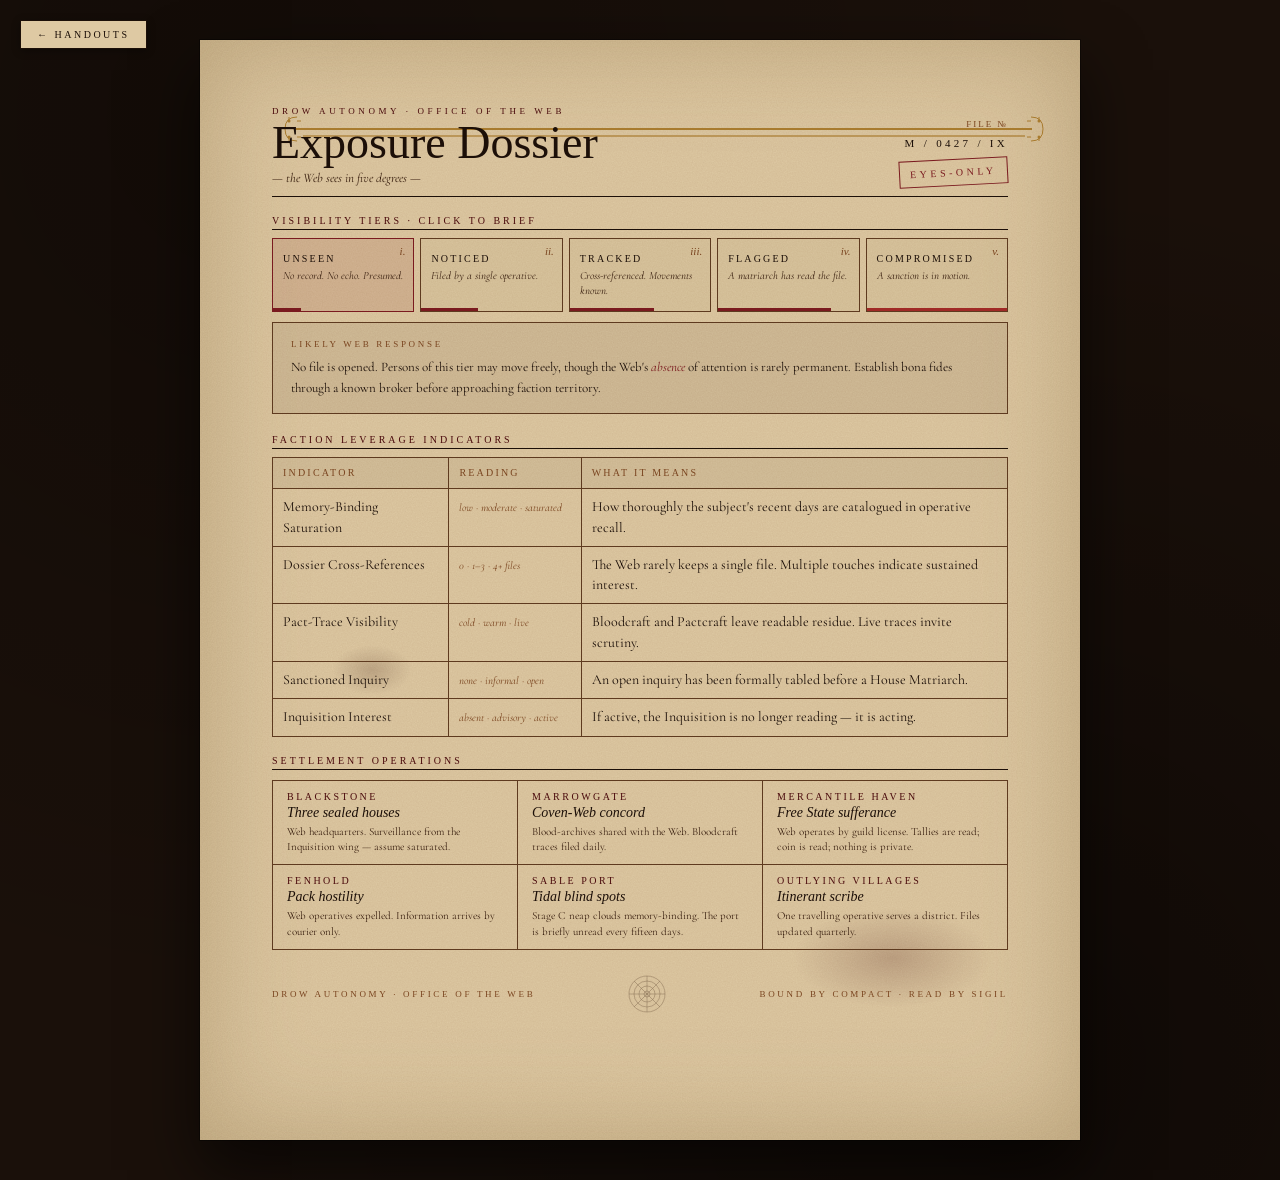
<file: handouts/web-exposure.html>
<!DOCTYPE html>
<html lang="en">
<head>
<meta charset="UTF-8">
<title>Dusk — Web Exposure Dossier</title>
<link rel="stylesheet" href="../assets/dusk.css">
<style>
  .head{display:flex;justify-content:space-between;align-items:flex-end;border-bottom:1px solid var(--ink);padding-bottom:10px;margin-bottom:14px}
  .head .left .imprint{font-family:"IM Fell English SC",serif;font-size:9px;letter-spacing:.4em;color:var(--blood-deep);text-transform:uppercase}
  .head .left h1{font-size:46px;line-height:1;margin:4px 0}
  .head .left .deck{font-style:italic;font-size:13px;color:var(--ink-2)}
  .head .right{text-align:right;font-family:"IM Fell English SC",serif;font-size:9px;letter-spacing:.22em;color:var(--rust);text-transform:uppercase;line-height:1.7}
  .head .right .case{color:var(--ink);letter-spacing:.3em;font-size:11px;margin-top:2px}
  .head .right .stamp{display:inline-block;margin-top:6px;border:1.5px solid var(--blood);color:var(--blood);padding:4px 10px;transform:rotate(-3deg);font-size:10px;letter-spacing:.35em}

  /* Visibility meter */
  .meter-section{margin:12px 0 20px}
  .section-h{font-family:"IM Fell English SC",serif;font-size:10px;letter-spacing:.3em;color:var(--blood-deep);border-bottom:1px solid var(--ink);padding-bottom:3px;margin:18px 0 8px;text-transform:uppercase}
  .meter{display:grid;grid-template-columns:repeat(5,1fr);gap:6px;margin-top:8px}
  .tier{
    position:relative;padding:14px 10px 12px;cursor:pointer;
    background:rgba(140,116,69,.06);
    border:1px solid var(--ink-3);transition:background .2s;
  }
  .tier:hover{background:rgba(140,116,69,.14)}
  .tier.active{background:rgba(122,26,31,.12);border-color:var(--blood)}
  .tier .num{position:absolute;top:6px;right:8px;font-family:"IM Fell English",serif;font-style:italic;font-size:11px;color:var(--rust)}
  .tier .name{font-family:"IM Fell English SC",serif;font-size:10px;letter-spacing:.22em;color:var(--ink);text-transform:uppercase}
  .tier .desc{font-size:11px;line-height:1.4;color:var(--ink-2);margin-top:4px;font-style:italic}
  .tier .bar{position:absolute;left:0;bottom:0;height:3px;background:var(--blood);transition:width .3s}
  .tier:nth-child(1) .bar{width:20%}
  .tier:nth-child(2) .bar{width:40%}
  .tier:nth-child(3) .bar{width:60%}
  .tier:nth-child(4) .bar{width:80%}
  .tier:nth-child(5) .bar{width:100%;background:var(--blood-bright)}

  /* Response panel */
  .response{
    background:rgba(58,32,16,.08);border:1px solid var(--ink-3);
    padding:14px 18px;margin-top:10px;font-size:13px;line-height:1.6;
  }
  .response .lbl{font-family:"IM Fell English SC",serif;font-size:9px;letter-spacing:.3em;color:var(--rust);text-transform:uppercase}
  .response em{color:var(--blood);font-style:italic}

  /* Leverage table */
  .form-table td .quiet{color:var(--rust);font-size:11px;font-style:italic}

  /* operative box */
  .ops{display:grid;grid-template-columns:1fr 1fr 1fr;gap:0;border-top:1px solid var(--ink-3);border-left:1px solid var(--ink-3);margin-top:10px}
  .op{padding:10px 14px;border-right:1px solid var(--ink-3);border-bottom:1px solid var(--ink-3)}
  .op .city{font-family:"IM Fell English SC",serif;font-size:10px;letter-spacing:.25em;color:var(--blood-deep);text-transform:uppercase}
  .op .ops-line{font-family:"IM Fell English",serif;font-style:italic;font-size:14px;color:var(--ink);margin-top:3px}
  .op .note{font-size:11px;color:var(--ink-2);margin-top:3px;line-height:1.4}

  .footing{margin-top:24px;display:flex;justify-content:space-between;align-items:center;font-family:"IM Fell English SC",serif;font-size:9px;letter-spacing:.3em;color:var(--rust);text-transform:uppercase}
  .web-glyph{opacity:.5}
</style>
</head>
<body>
<div class="desk">
  <a href="../index.html" class="back-link">← Handouts</a>
  <div class="sheet">
    <div class="paper-texture"></div>
    <span class="stain s2"></span><span class="stain s3"></span>
    <div class="frame-border">
      <svg class="corner tl" viewBox="0 0 28 28"><path d="M2 14 Q2 2 14 2 M6 2 L6 6 M14 6 L18 6" stroke="currentColor" stroke-width="1" fill="none"/><circle cx="6" cy="6" r="1.5" fill="currentColor"/></svg>
      <svg class="corner tr" viewBox="0 0 28 28"><path d="M2 14 Q2 2 14 2 M6 2 L6 6 M14 6 L18 6" stroke="currentColor" stroke-width="1" fill="none"/><circle cx="6" cy="6" r="1.5" fill="currentColor"/></svg>
      <svg class="corner bl" viewBox="0 0 28 28"><path d="M2 14 Q2 2 14 2 M6 2 L6 6 M14 6 L18 6" stroke="currentColor" stroke-width="1" fill="none"/><circle cx="6" cy="6" r="1.5" fill="currentColor"/></svg>
      <svg class="corner br" viewBox="0 0 28 28"><path d="M2 14 Q2 2 14 2 M6 2 L6 6 M14 6 L18 6" stroke="currentColor" stroke-width="1" fill="none"/><circle cx="6" cy="6" r="1.5" fill="currentColor"/></svg>
    </div>

    <div class="head">
      <div class="left">
        <div class="imprint">Drow Autonomy · Office of the Web</div>
        <h1>Exposure Dossier</h1>
        <div class="deck">— the Web sees in five degrees —</div>
      </div>
      <div class="right">
        File №<br>
        <div class="case">M / 0427 / IX</div>
        <div class="stamp">Eyes-Only</div>
      </div>
    </div>

    <div class="meter-section">
      <div class="section-h">Visibility Tiers · Click to Brief</div>
      <div class="meter" id="meter">
        <div class="tier active" data-tier="0"><span class="num">i.</span><div class="name">Unseen</div><div class="desc">No record. No echo. Presumed.</div><div class="bar"></div></div>
        <div class="tier" data-tier="1"><span class="num">ii.</span><div class="name">Noticed</div><div class="desc">Filed by a single operative.</div><div class="bar"></div></div>
        <div class="tier" data-tier="2"><span class="num">iii.</span><div class="name">Tracked</div><div class="desc">Cross-referenced. Movements known.</div><div class="bar"></div></div>
        <div class="tier" data-tier="3"><span class="num">iv.</span><div class="name">Flagged</div><div class="desc">A matriarch has read the file.</div><div class="bar"></div></div>
        <div class="tier" data-tier="4"><span class="num">v.</span><div class="name">Compromised</div><div class="desc">A sanction is in motion.</div><div class="bar"></div></div>
      </div>

      <div class="response" id="response">
        <div class="lbl">Likely Web Response</div>
        <p id="responseBody" style="margin:6px 0 0">No file is opened. Persons of this tier may move freely, though the Web's <em>absence</em> of attention is rarely permanent. Establish bona fides through a known broker before approaching faction territory.</p>
      </div>
    </div>

    <div class="section-h">Faction Leverage Indicators</div>
    <table class="form-table">
      <tr><th style="width:24%">Indicator</th><th style="width:18%">Reading</th><th>What It Means</th></tr>
      <tr><td>Memory-Binding Saturation</td><td><span class="quiet">low · moderate · saturated</span></td><td>How thoroughly the subject's recent days are catalogued in operative recall.</td></tr>
      <tr><td>Dossier Cross-References</td><td><span class="quiet">0 · 1–3 · 4+ files</span></td><td>The Web rarely keeps a single file. Multiple touches indicate sustained interest.</td></tr>
      <tr><td>Pact-Trace Visibility</td><td><span class="quiet">cold · warm · live</span></td><td>Bloodcraft and Pactcraft leave readable residue. Live traces invite scrutiny.</td></tr>
      <tr><td>Sanctioned Inquiry</td><td><span class="quiet">none · informal · open</span></td><td>An open inquiry has been formally tabled before a House Matriarch.</td></tr>
      <tr><td>Inquisition Interest</td><td><span class="quiet">absent · advisory · active</span></td><td>If active, the Inquisition is no longer reading — it is acting.</td></tr>
    </table>

    <div class="section-h">Settlement Operations</div>
    <div class="ops">
      <div class="op"><div class="city">Blackstone</div><div class="ops-line">Three sealed houses</div><div class="note">Web headquarters. Surveillance from the Inquisition wing — assume saturated.</div></div>
      <div class="op"><div class="city">Marrowgate</div><div class="ops-line">Coven-Web concord</div><div class="note">Blood-archives shared with the Web. Bloodcraft traces filed daily.</div></div>
      <div class="op"><div class="city">Mercantile Haven</div><div class="ops-line">Free State sufferance</div><div class="note">Web operates by guild license. Tallies are read; coin is read; nothing is private.</div></div>
      <div class="op"><div class="city">Fenhold</div><div class="ops-line">Pack hostility</div><div class="note">Web operatives expelled. Information arrives by courier only.</div></div>
      <div class="op"><div class="city">Sable Port</div><div class="ops-line">Tidal blind spots</div><div class="note">Stage C neap clouds memory-binding. The port is briefly unread every fifteen days.</div></div>
      <div class="op"><div class="city">Outlying Villages</div><div class="ops-line">Itinerant scribe</div><div class="note">One travelling operative serves a district. Files updated quarterly.</div></div>
    </div>

    <div class="footing">
      <span>Drow Autonomy · Office of the Web</span>
      <svg class="web-glyph" width="40" height="40" viewBox="0 0 40 40"><g stroke="#3a2010" stroke-width=".5" fill="none"><circle cx="20" cy="20" r="18"/><circle cx="20" cy="20" r="13"/><circle cx="20" cy="20" r="8"/><circle cx="20" cy="20" r="3"/><line x1="20" y1="2" x2="20" y2="38"/><line x1="2" y1="20" x2="38" y2="20"/><line x1="7" y1="7" x2="33" y2="33"/><line x1="33" y1="7" x2="7" y2="33"/></g></svg>
      <span>Bound by Compact · Read by Sigil</span>
    </div>
  </div>
</div>

<script>
  const responses = [
    "No file is opened. Persons of this tier may move freely, though the Web's <em>absence</em> of attention is rarely permanent. Establish bona fides through a known broker before approaching faction territory.",
    "A single operative has filed a note. Movement is plausible without consequence — but the file exists, and a second sighting will be cross-referenced. Avoid repeating recent patterns.",
    "Movements are catalogued. Expect tail and counter-tail. Memory-binding ensures recent days are recoverable by Inquisition request; act as if your week is on the page.",
    "A House Matriarch has read the dossier. Inquiries arrive without announcement. Allies receive quiet visitors; debts are called. The window for unflagged action has closed.",
    "<em>Sanction is in motion.</em> Operatives will not approach in conversation. The next contact is the action itself. Cross factional borders or accept the resolution the Web has prepared."
  ];
  const tiers = document.querySelectorAll('.tier');
  const body = document.getElementById('responseBody');
  tiers.forEach(t => t.addEventListener('click', () => {
    tiers.forEach(x => x.classList.remove('active'));
    t.classList.add('active');
    body.innerHTML = responses[parseInt(t.dataset.tier,10)];
  }));
</script>
</body>
</html>
</file>
<file: assets/dusk.css>
/* Dusk — shared paper / gilt / wax styling */

@import url("https://fonts.googleapis.com/css2?family=IM+Fell+English:ital@0;1&family=IM+Fell+English+SC&family=Cormorant+Garamond:ital,wght@0,400;0,500;0,600;1,400;1,500&family=EB+Garamond:ital,wght@0,400;1,400&display=swap");

:root{
  --vellum:#dec9a3;
  --vellum-2:#c9b07e;
  --vellum-deep:#b89865;
  --shadow:#8c7445;
  --ink:#1c0f08;
  --ink-2:#3a2010;
  --ink-3:#5e3a1f;
  --blood:#7a1a1f;
  --blood-deep:#4a0a0c;
  --blood-bright:#a02a26;
  --rust:#7a4520;
  --gilt:#a87b2e;
  --gilt-bright:#d4a44a;
  --gilt-deep:#6f4a14;
}
*{box-sizing:border-box}
html,body{margin:0;padding:0}
body{
  font-family:"Cormorant Garamond","EB Garamond",Georgia,serif;
  color:var(--ink);
  background:#1a100a;
  min-height:100vh;
}

/* desk background */
.desk{
  min-height:100vh;padding:40px 20px;
  background:
    radial-gradient(ellipse at 20% 10%, rgba(0,0,0,.3), transparent 60%),
    radial-gradient(ellipse at 80% 90%, rgba(0,0,0,.4), transparent 60%),
    #1a100a;
}

/* gilt foil — used on borders, sigils, accents */
.gilt{
  background:linear-gradient(135deg,
    #8a5d1c 0%,
    #d9ad48 22%,
    #f0d480 35%,
    #b07f24 50%,
    #d9ad48 65%,
    #f4dc8c 78%,
    #8a5d1c 100%);
  background-clip:text;
  -webkit-background-clip:text;
  color:transparent;
  filter:drop-shadow(0 1px 0 rgba(122,69,32,.3));
}
.gilt-fill{
  background:linear-gradient(135deg,
    #8a5d1c 0%,
    #d9ad48 22%,
    #f0d480 35%,
    #b07f24 50%,
    #d9ad48 65%,
    #f4dc8c 78%,
    #8a5d1c 100%);
}

/* paper texture overlay */
.paper-texture{
  position:absolute;inset:0;pointer-events:none;
  background-image:url("data:image/svg+xml;utf8,<svg xmlns='http://www.w3.org/2000/svg' width='420' height='420'><filter id='n'><feTurbulence type='fractalNoise' baseFrequency='0.8' numOctaves='3' seed='11'/><feColorMatrix values='0 0 0 0 0.25  0 0 0 0 0.13  0 0 0 0 0.05  0 0 0 0.16 0'/></filter><rect width='100%25' height='100%25' filter='url(%23n)'/></svg>");
  mix-blend-mode:multiply;opacity:.7;
}

/* foxing stains */
.stain{position:absolute;border-radius:50%;mix-blend-mode:multiply;pointer-events:none}
.stain.s1{top:8%;left:8%;width:140px;height:80px;background:radial-gradient(ellipse,rgba(122,40,20,.22),transparent 70%)}
.stain.s2{bottom:12%;right:10%;width:200px;height:100px;background:radial-gradient(ellipse,rgba(74,10,12,.2),transparent 70%)}
.stain.s3{top:55%;left:15%;width:80px;height:50px;background:radial-gradient(ellipse,rgba(60,20,10,.18),transparent 70%)}

/* WAX SEAL */
.wax-seal{
  width:120px;height:120px;border-radius:50%;
  background:
    radial-gradient(circle at 35% 30%, #c83a2e 0%, #8a1a1a 40%, #4a0608 80%, #2a0203 100%);
  box-shadow:
    inset -8px -10px 18px rgba(0,0,0,.5),
    inset 6px 8px 12px rgba(220,80,60,.3),
    0 4px 12px rgba(0,0,0,.4),
    0 0 0 1px rgba(40,5,8,.6);
  position:relative;display:flex;align-items:center;justify-content:center;
  color:#3a0608;
}
.wax-seal::before{
  content:"";position:absolute;inset:0;border-radius:50%;
  background:
    radial-gradient(circle at 65% 70%, rgba(0,0,0,.35) 0%, transparent 50%),
    radial-gradient(circle at 30% 25%, rgba(255,180,160,.18) 0%, transparent 35%);
  pointer-events:none;
}
.wax-seal::after{
  /* uneven edge / drip */
  content:"";position:absolute;inset:-2px;border-radius:50%;
  background:
    radial-gradient(circle at 80% 90%, #8a1a1a 0%, transparent 5%),
    radial-gradient(circle at 20% 88%, #6a1410 0%, transparent 4%),
    radial-gradient(circle at 50% 95%, #6a1410 0%, transparent 3%);
  pointer-events:none;z-index:-1;
}
.wax-seal svg{
  width:60%;height:60%;
  filter:drop-shadow(0 1px 0 rgba(40,5,8,.7)) drop-shadow(0 -1px 0 rgba(220,90,70,.3));
  color:#3a0608;
}

/* gilt rule */
.gilt-rule{
  height:2px;background:linear-gradient(90deg,
    transparent 0%, var(--gilt-deep) 10%, var(--gilt-bright) 50%, var(--gilt-deep) 90%, transparent 100%);
  margin:14px 0;
}
.gilt-rule.thin{height:1px;opacity:.7}

/* ornaments */
.orn{
  text-align:center;font-family:"IM Fell English",serif;
  font-size:18px;color:var(--gilt);margin:8px 0;
  text-shadow:0 1px 0 rgba(0,0,0,.15);
}

/* primary typography */
h1,h2,h3,h4{font-family:"IM Fell English",serif;font-weight:400;color:var(--ink);margin:0}
.smallcaps{font-family:"IM Fell English SC",serif;letter-spacing:.25em;text-transform:uppercase}

/* page wrapper for single-page handouts */
.sheet{
  position:relative;max-width:880px;margin:0 auto;
  background:var(--vellum);
  padding:64px 72px;
  box-shadow:
    0 30px 60px rgba(0,0,0,.6),
    0 0 0 1px rgba(0,0,0,.4),
    inset 0 0 100px rgba(140,116,69,.4);
  min-height:1100px;
}
.sheet > .paper-texture{z-index:0}
.sheet > *:not(.paper-texture):not(.stain){position:relative;z-index:1}

/* inner gilt border frame */
.frame-border{
  position:absolute;inset:24px;border:1.5px solid var(--gilt);pointer-events:none;
  background:
    linear-gradient(135deg, rgba(212,164,74,.05), transparent 30%, transparent 70%, rgba(212,164,74,.05));
}
.frame-border::before{
  content:"";position:absolute;inset:6px;border:.5px solid var(--gilt);opacity:.6;
}
.frame-border .corner{
  position:absolute;width:28px;height:28px;
  color:var(--gilt);
}
.frame-border .corner.tl{top:-14px;left:-14px}
.frame-border .corner.tr{top:-14px;right:-14px;transform:scaleX(-1)}
.frame-border .corner.bl{bottom:-14px;left:-14px;transform:scaleY(-1)}
.frame-border .corner.br{bottom:-14px;right:-14px;transform:scale(-1,-1)}

/* form field */
.field{
  display:flex;align-items:baseline;gap:14px;margin:10px 0;
}
.field .lbl{
  font-family:"IM Fell English SC",serif;font-size:10px;letter-spacing:.25em;
  color:var(--rust);text-transform:uppercase;flex:0 0 auto;
}
.field .val{
  flex:1;border-bottom:1px solid var(--ink);min-height:24px;padding:0 4px 2px;
  font-family:"IM Fell English",serif;font-style:italic;font-size:16px;color:var(--ink);
}
.field .val.blank{border-bottom:1px dotted var(--ink-3)}

/* form table */
.form-table{width:100%;border-collapse:collapse}
.form-table th,.form-table td{
  text-align:left;padding:8px 10px;border:1px solid var(--ink-3);
  font-size:14px;line-height:1.45;vertical-align:top;
}
.form-table th{
  font-family:"IM Fell English SC",serif;font-weight:400;font-size:10px;
  letter-spacing:.22em;color:var(--rust);text-transform:uppercase;
  background:rgba(58,32,16,.06);
}

/* signature line */
.signature{
  display:flex;gap:24px;margin-top:24px;align-items:flex-end;
}
.signature .line{
  flex:1;border-bottom:1px solid var(--ink);height:32px;position:relative;
}
.signature .line::after{
  content:attr(data-label);position:absolute;left:0;top:100%;
  font-family:"IM Fell English SC",serif;font-size:9px;letter-spacing:.25em;
  color:var(--rust);text-transform:uppercase;margin-top:4px;
}

/* nav back link */
.back-link{
  position:fixed;top:20px;left:20px;z-index:100;
  background:var(--vellum);color:var(--ink);
  font-family:"IM Fell English SC",serif;font-size:10px;letter-spacing:.25em;text-transform:uppercase;
  padding:8px 16px;text-decoration:none;border:1px solid var(--ink);
  box-shadow:0 2px 8px rgba(0,0,0,.3);
  transition:background .2s;
}
.back-link:hover{background:var(--vellum-deep)}

/* PRINT */
@media print{
  @page{size:letter portrait;margin:0.5in}
  html,body{background:#fff !important}
  .desk{background:#fff !important;padding:0;min-height:auto}
  .sheet{
    box-shadow:none !important;max-width:100%;margin:0;padding:48px 56px;min-height:auto;
    page-break-after:always;
  }
  .sheet:last-child{page-break-after:auto}
  .back-link{display:none !important}
  .wax-seal{
    /* preserve color in print */
    -webkit-print-color-adjust:exact;print-color-adjust:exact;
  }
  *{-webkit-print-color-adjust:exact;print-color-adjust:exact}
}
</file>
